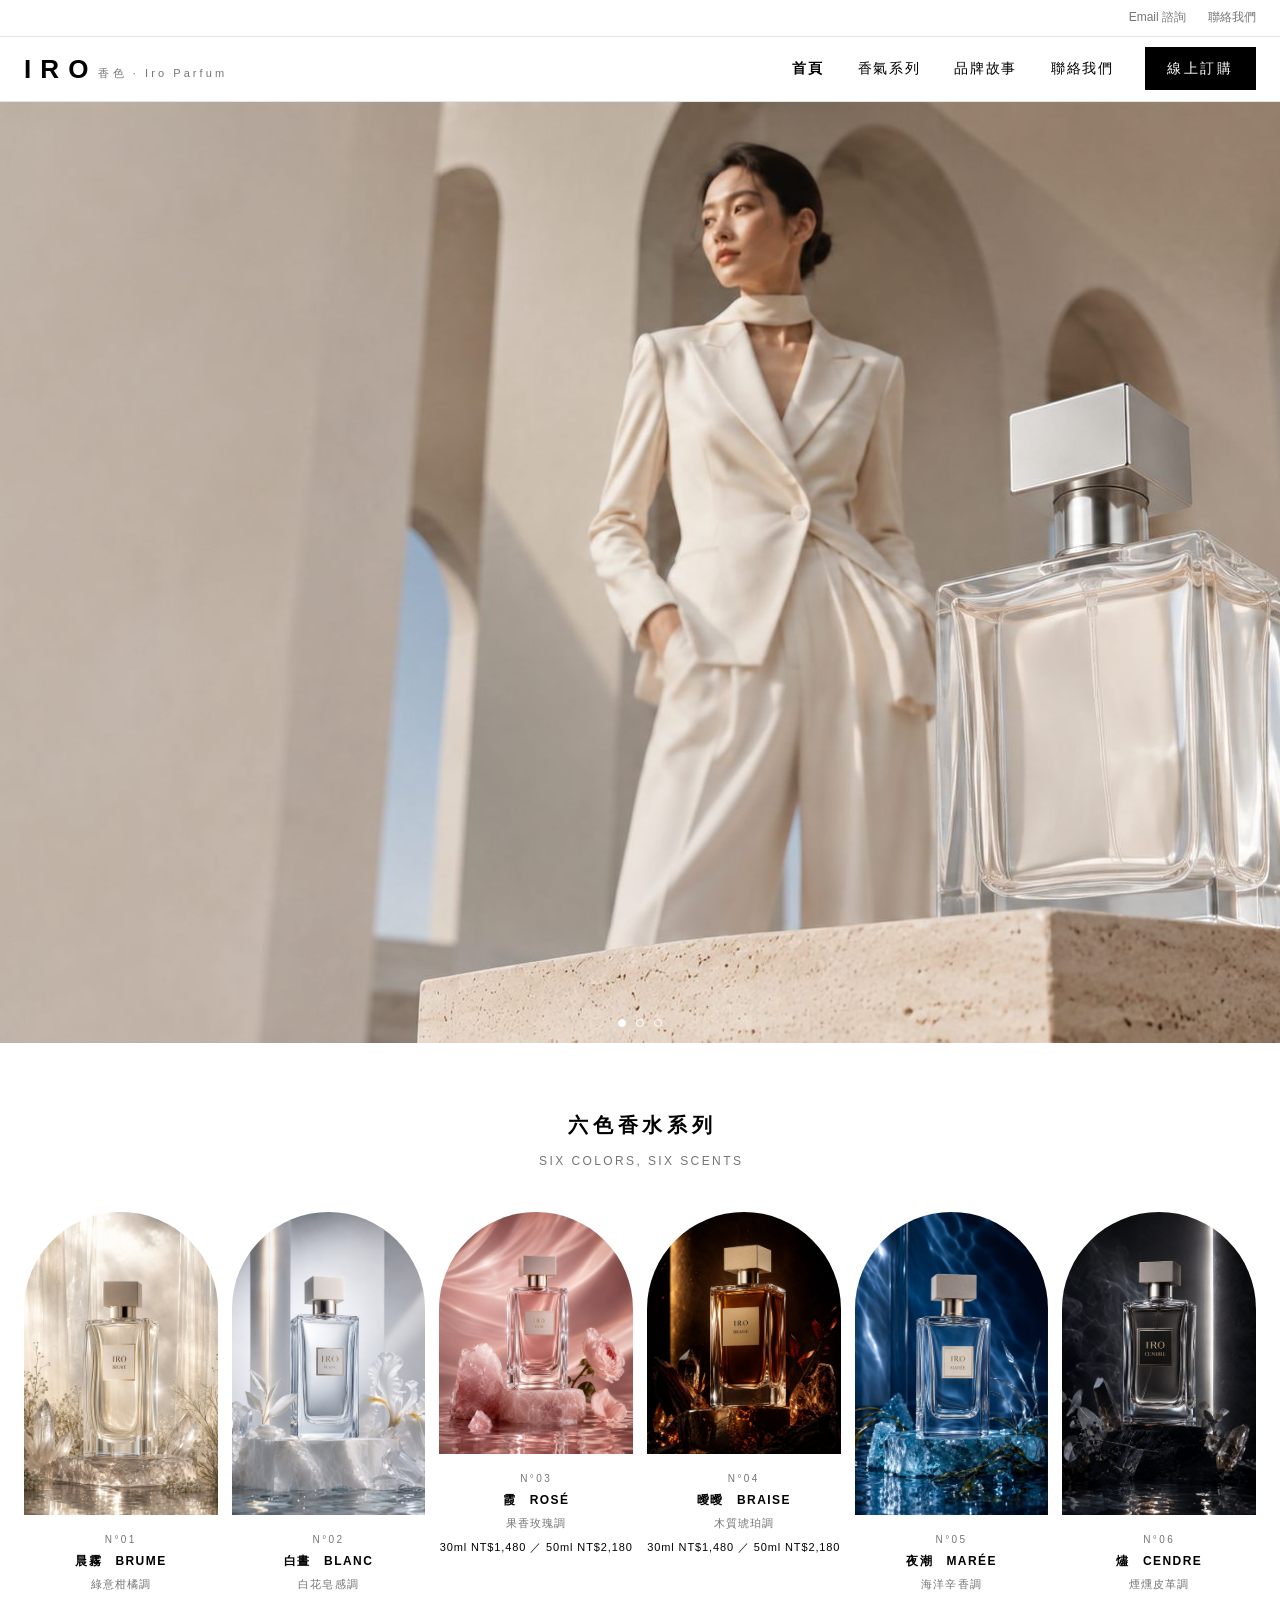
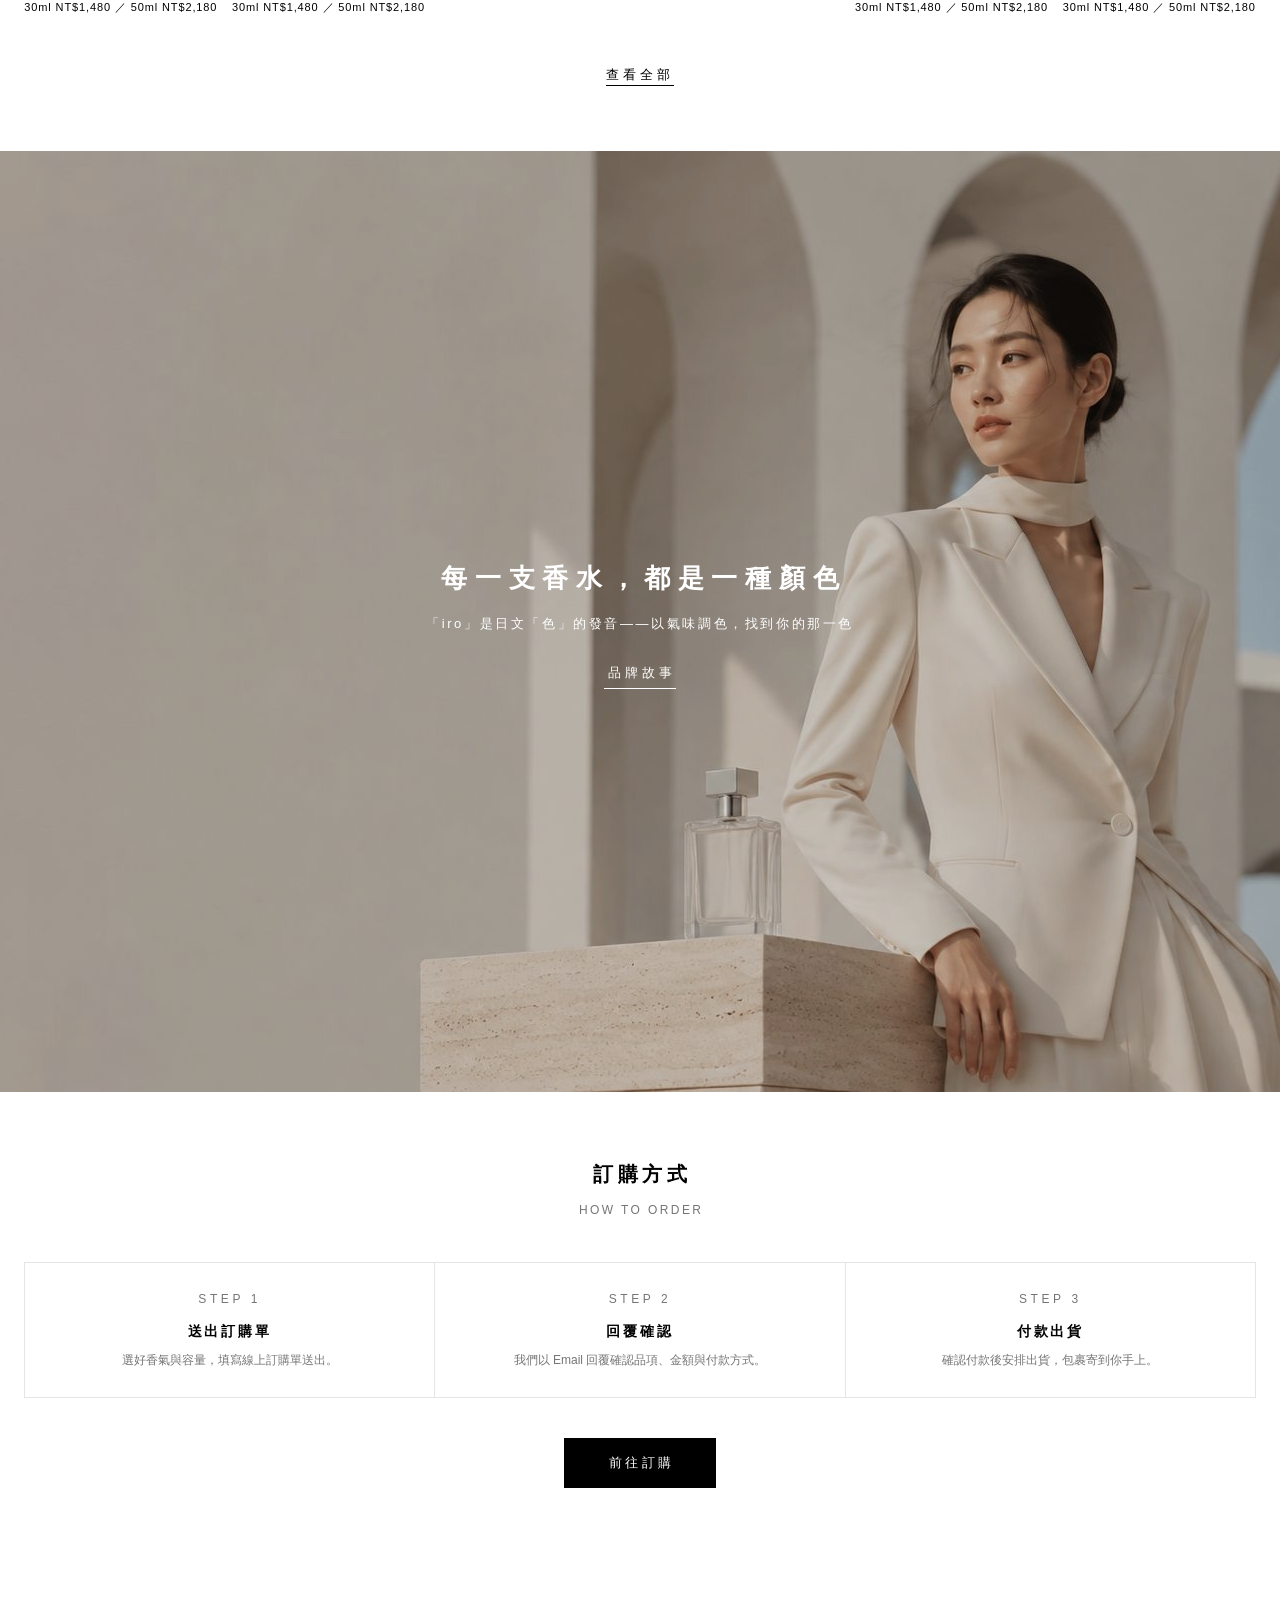
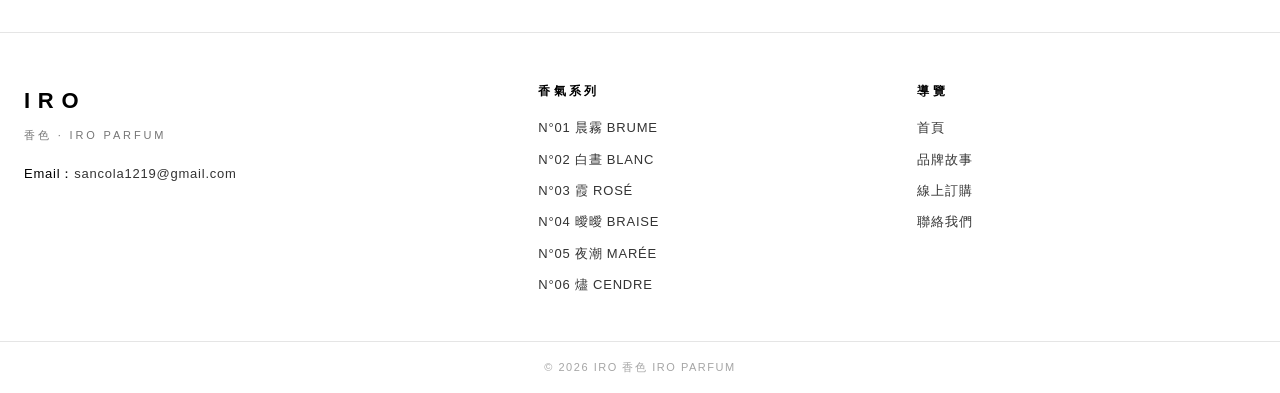
<file: index.html>
<!DOCTYPE html>
<html lang="zh-Hant">
<head>
<meta charset="UTF-8">
<meta name="viewport" content="width=device-width, initial-scale=1.0">
<title>IRO 香色 Iro Parfum｜每一支香水，都是一種顏色</title>
<meta name="description" content="IRO 香色是台灣的獨立香水品牌，以顏色為名調製六款中性香水：晨霧、白晝、霞、曖曖、夜潮、燼。線上訂購，香氣選擇障礙歡迎來訊聊聊。">
<meta property="og:site_name" content="IRO 香色 Iro Parfum">
<meta property="og:locale" content="zh_TW">
<meta property="og:type" content="website">
<meta property="og:title" content="IRO 香色 Iro Parfum｜每一支香水，都是一種顏色">
<meta property="og:description" content="IRO 香色是台灣的獨立香水品牌，以顏色為名調製六款中性香水：晨霧、白晝、霞、曖曖、夜潮、燼。線上訂購，香氣選擇障礙歡迎來訊聊聊。">
<meta property="og:url" content="https://iro-parfum.pages.dev/">
<meta property="og:image" content="https://iro-parfum.pages.dev/images/og-cover.png">
<link rel="canonical" href="https://iro-parfum.pages.dev/">
<link rel="icon" href="favicon.ico" sizes="32x32">
<link rel="icon" type="image/svg+xml" href="images/favicon.svg">
<link rel="apple-touch-icon" href="apple-touch-icon.png">
<link rel="stylesheet" href="css/style.css">
</head>
<body>
<div class="top-bar">
  <div class="top-bar-inner">
    <a href="mailto:sancola1219@gmail.com">Email 諮詢</a>
    <a href="contact.html">聯絡我們</a>
  </div>
</div>
<header class="site-header">
  <div class="header-inner">
    <a class="brand" href="index.html" aria-label="IRO 香色首頁">
      <span class="brand-mark">IRO</span>
      <span class="brand-sub">香色 · Iro Parfum</span>
    </a>
    <button class="nav-toggle" aria-label="開啟選單" aria-expanded="false">
      <svg viewBox="0 0 24 24" width="22" height="22" fill="none" stroke="currentColor" stroke-width="1.5" stroke-linecap="round"><path d="M3 6h18M3 12h18M3 18h18"/></svg>
    </button>
    <nav class="main-nav">
      <a href="index.html" class="active">首頁</a>
      <a href="collection.html">香氣系列</a>
      <a href="about.html">品牌故事</a>
      <a href="contact.html">聯絡我們</a>
      <a href="order.html" class="nav-cta">線上訂購</a>
    </nav>
  </div>
</header>
<section class="hero-carousel" aria-label="品牌形象輪播">
  <div class="slide active"><img src="images/hero-01.jpg" alt="IRO 香色形象照——石座上的方蓋香水瓶" width="1672" height="941" fetchpriority="high"></div>
  <div class="slide"><img src="images/hero-02.jpg" alt="IRO 香色形象照——手持香水的藍洋裝身影" width="1672" height="941" loading="lazy"></div>
  <div class="slide"><img src="images/hero-03.jpg" alt="IRO 香色形象照——指尖輕觸香水瓶" width="1672" height="941" loading="lazy"></div>
  <div class="dots" role="tablist" aria-label="輪播切換">
    <button class="active" aria-label="第 1 張"></button>
    <button aria-label="第 2 張"></button>
    <button aria-label="第 3 張"></button>
  </div>
</section>

<section class="section">
  <div class="container">
    <h2 class="section-title">六色香水系列</h2>
    <p class="section-sub">SIX COLORS, SIX SCENTS</p>
    <div class="product-grid cols-6">
      <a class="product-card reveal" href="product-brume.html">
        <div class="card-media">
          <img src="images/bottle-brume.jpg" alt="N°01 晨霧 BRUME 香水瓶" width="900" height="1407" loading="lazy">
        </div>
        <div class="p-no">N°01</div>
        <div class="p-name">晨霧　BRUME</div>
        <div class="p-family">綠意柑橘調</div>
        <div class="p-price">30ml NT$1,480 ／ 50ml NT$2,180</div>
      </a>
      <a class="product-card reveal" href="product-blanc.html">
        <div class="card-media">
          <img src="images/bottle-blanc.jpg" alt="N°02 白晝 BLANC 香水瓶" width="900" height="1407" loading="lazy">
        </div>
        <div class="p-no">N°02</div>
        <div class="p-name">白晝　BLANC</div>
        <div class="p-family">白花皂感調</div>
        <div class="p-price">30ml NT$1,480 ／ 50ml NT$2,180</div>
      </a>
      <a class="product-card reveal" href="product-rosee.html">
        <div class="card-media">
          <img src="images/bottle-rosee.jpg" alt="N°03 霞 ROSÉ 香水瓶" width="900" height="1125" loading="lazy">
        </div>
        <div class="p-no">N°03</div>
        <div class="p-name">霞　ROSÉ</div>
        <div class="p-family">果香玫瑰調</div>
        <div class="p-price">30ml NT$1,480 ／ 50ml NT$2,180</div>
      </a>
      <a class="product-card reveal" href="product-ember.html">
        <div class="card-media">
          <img src="images/bottle-ember.jpg" alt="N°04 曖曖 BRAISE 香水瓶" width="900" height="1125" loading="lazy">
        </div>
        <div class="p-no">N°04</div>
        <div class="p-name">曖曖　BRAISE</div>
        <div class="p-family">木質琥珀調</div>
        <div class="p-price">30ml NT$1,480 ／ 50ml NT$2,180</div>
      </a>
      <a class="product-card reveal" href="product-maree.html">
        <div class="card-media">
          <img src="images/bottle-maree.jpg" alt="N°05 夜潮 MARÉE 香水瓶" width="900" height="1407" loading="lazy">
        </div>
        <div class="p-no">N°05</div>
        <div class="p-name">夜潮　MARÉE</div>
        <div class="p-family">海洋辛香調</div>
        <div class="p-price">30ml NT$1,480 ／ 50ml NT$2,180</div>
      </a>
      <a class="product-card reveal" href="product-cendre.html">
        <div class="card-media">
          <img src="images/bottle-cendre.jpg" alt="N°06 燼 CENDRE 香水瓶" width="900" height="1407" loading="lazy">
        </div>
        <div class="p-no">N°06</div>
        <div class="p-name">燼　CENDRE</div>
        <div class="p-family">煙燻皮革調</div>
        <div class="p-price">30ml NT$1,480 ／ 50ml NT$2,180</div>
      </a>
    </div>
    <div class="view-more"><a href="collection.html">查看全部</a></div>
  </div>
</section>

<section class="lookbook">
  <img src="images/lookbook.jpg" alt="IRO 香色品牌形象" width="1672" height="941" loading="lazy">
  <div class="lb-copy">
    <h2>每一支香水，都是一種顏色</h2>
    <p>「iro」是日文「色」的發音——以氣味調色，找到你的那一色</p>
    <a href="about.html">品牌故事</a>
  </div>
</section>

<section class="section">
  <div class="container">
    <h2 class="section-title">訂購方式</h2>
    <p class="section-sub">HOW TO ORDER</p>
    <div class="order-steps" style="margin-bottom:0">
      <div class="step"><div class="num">STEP 1</div><h3>送出訂購單</h3><p>選好香氣與容量，填寫線上訂購單送出。</p></div>
      <div class="step"><div class="num">STEP 2</div><h3>回覆確認</h3><p>我們以 Email 回覆確認品項、金額與付款方式。</p></div>
      <div class="step"><div class="num">STEP 3</div><h3>付款出貨</h3><p>確認付款後安排出貨，包裹寄到你手上。</p></div>
    </div>
    <div style="text-align:center;margin-top:40px"><a class="btn btn-solid" href="order.html">前往訂購</a></div>
  </div>
</section>

<footer class="site-footer">
  <div class="footer-inner">
    <div>
      <div class="f-brand">IRO</div>
      <div class="f-sub">香色 · IRO PARFUM</div>
      <ul style="margin-top:16px;list-style:none">
        <li>Email：<a href="mailto:sancola1219@gmail.com">sancola1219@gmail.com</a></li>
      </ul>
    </div>
    <div>
      <h3>香氣系列</h3>
      <ul>
        <li><a href="product-brume.html">N°01 晨霧 BRUME</a></li>
        <li><a href="product-blanc.html">N°02 白晝 BLANC</a></li>
        <li><a href="product-rosee.html">N°03 霞 ROSÉ</a></li>
        <li><a href="product-ember.html">N°04 曖曖 BRAISE</a></li>
        <li><a href="product-maree.html">N°05 夜潮 MARÉE</a></li>
        <li><a href="product-cendre.html">N°06 燼 CENDRE</a></li>
      </ul>
    </div>
    <div>
      <h3>導覽</h3>
      <ul>
        <li><a href="index.html">首頁</a></li>
        <li><a href="about.html">品牌故事</a></li>
        <li><a href="order.html">線上訂購</a></li>
        <li><a href="contact.html">聯絡我們</a></li>
      </ul>
    </div>
  </div>
  <div class="footer-bottom">© <span class="js-year">2026</span> IRO 香色 IRO PARFUM</div>
</footer>

<script src="js/main.js"></script>
</body>
</html>
</file>
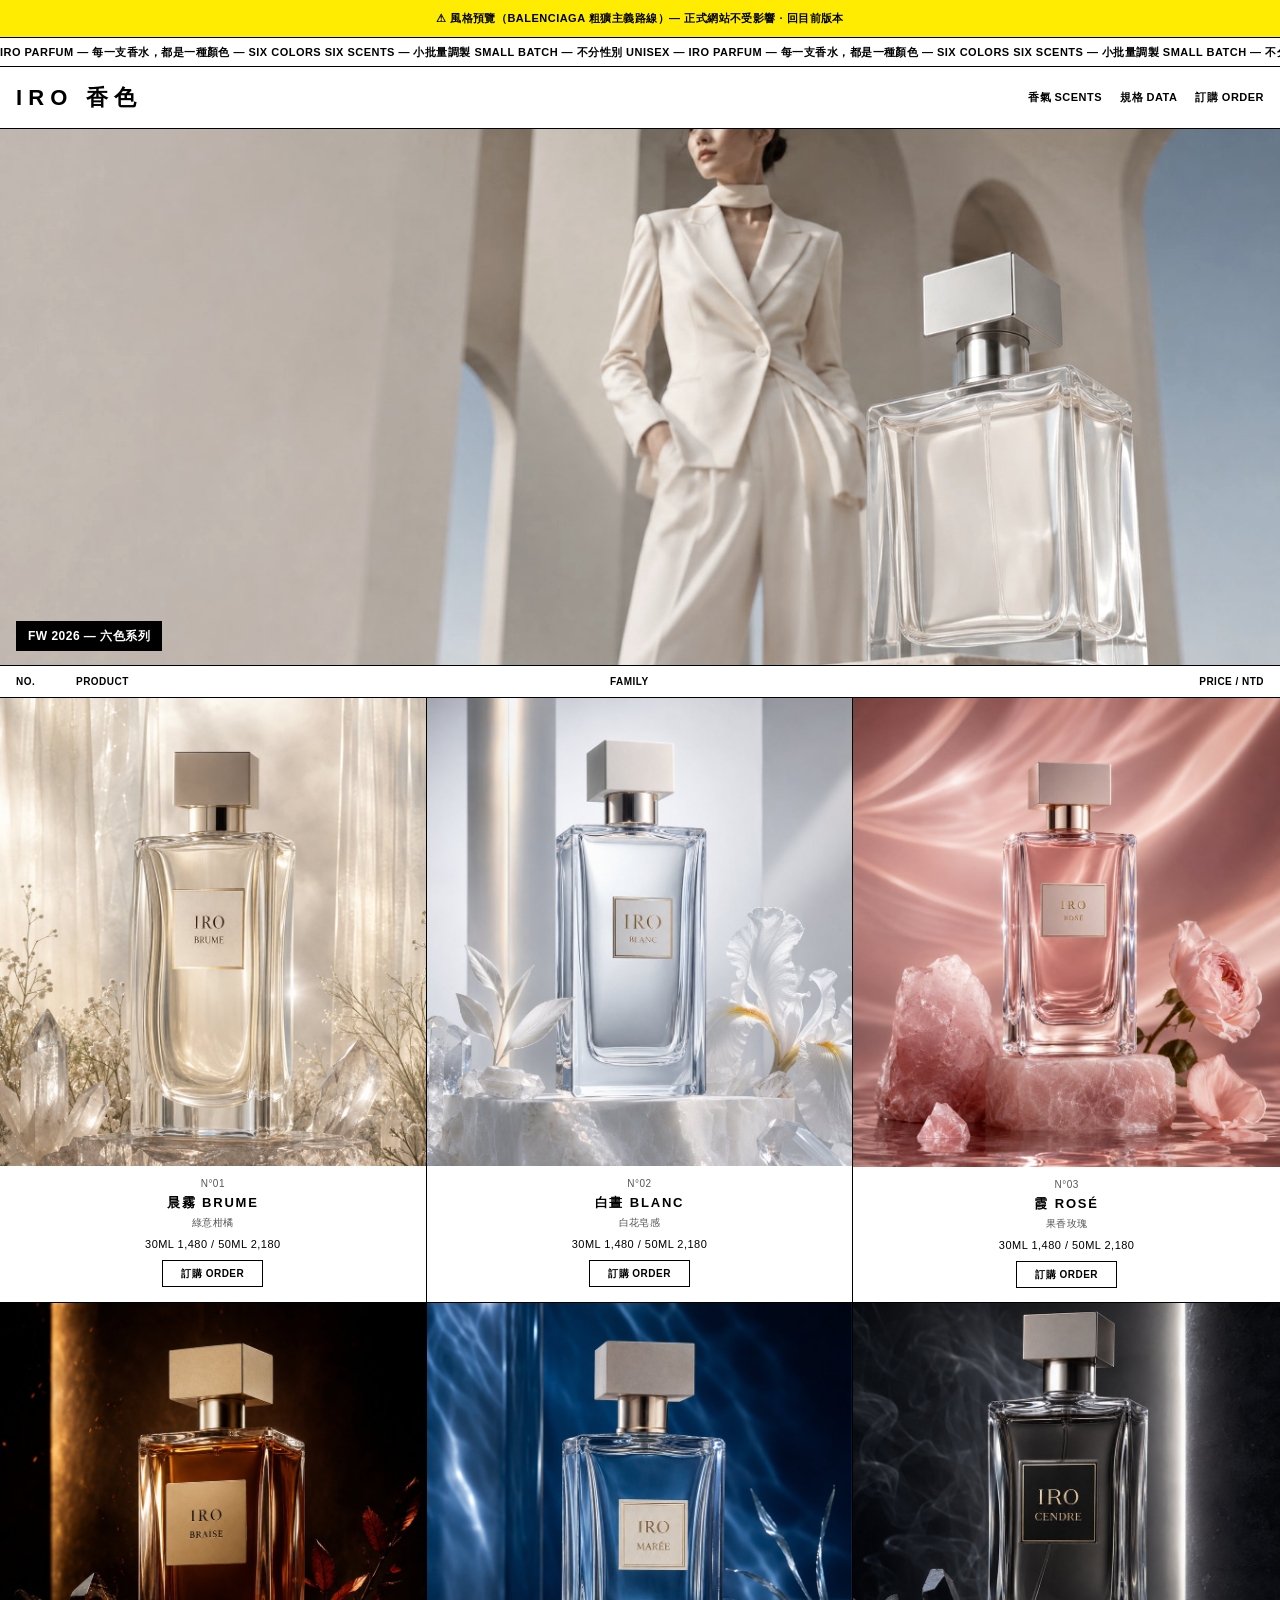
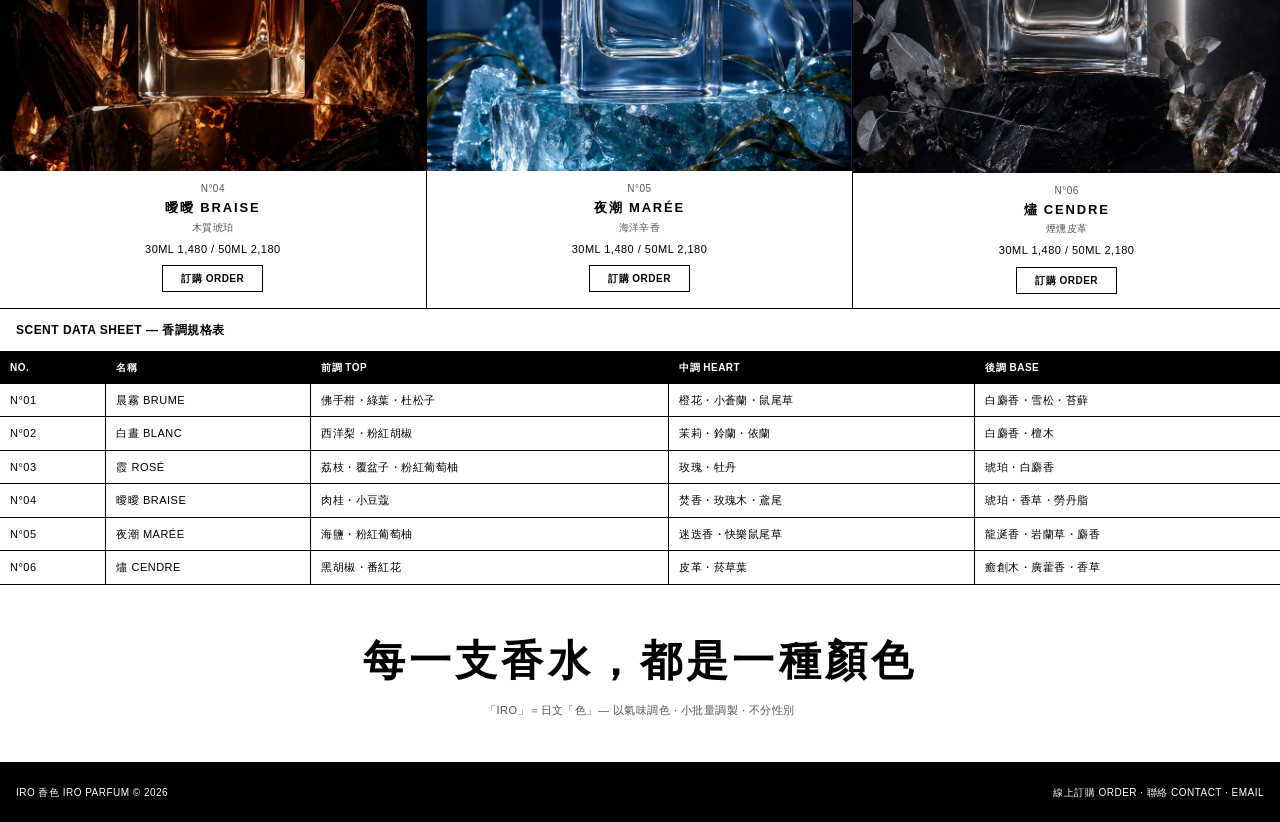
<file: preview-brutalist/index.html>
<!DOCTYPE html>
<html lang="zh-Hant">
<head>
<meta charset="UTF-8">
<meta name="viewport" content="width=device-width, initial-scale=1.0">
<title>IRO 香色｜BRUTALIST 風格預覽</title>
<meta name="robots" content="noindex">
<style>
* { margin: 0; padding: 0; box-sizing: border-box; }
body {
  font-family: Helvetica, Arial, "PingFang TC", "微軟正黑體", sans-serif;
  background: #fff;
  color: #000;
  font-size: 12px;
  line-height: 1.5;
  text-transform: uppercase;
  letter-spacing: 0.04em;
}
a { color: #000; text-decoration: none; }
a:hover { text-decoration: underline; }
img { display: block; max-width: 100%; }

/* ticker */
.ticker {
  border-bottom: 1px solid #000;
  overflow: hidden;
  white-space: nowrap;
  font-weight: 700;
  font-size: 11px;
  padding: 6px 0;
}
.ticker span {
  display: inline-block;
  animation: tick 18s linear infinite;
}
@keyframes tick { from { transform: translateX(0); } to { transform: translateX(-50%); } }

/* header */
header {
  display: flex;
  justify-content: space-between;
  align-items: center;
  padding: 14px 16px;
  border-bottom: 1px solid #000;
}
.logo { font-size: 22px; font-weight: 700; letter-spacing: 0.28em; }
nav { display: flex; gap: 18px; font-size: 11px; font-weight: 700; }

/* hero */
.hero { border-bottom: 1px solid #000; position: relative; }
.hero img { width: 100%; aspect-ratio: 1672 / 700; object-fit: cover; filter: grayscale(35%) contrast(1.05); }
.hero .tag {
  position: absolute;
  left: 16px;
  bottom: 14px;
  background: #000;
  color: #fff;
  padding: 6px 12px;
  font-weight: 700;
  font-size: 12px;
}

/* grid 商品格：試算表式硬格線 */
.sheet-head {
  display: grid;
  grid-template-columns: 60px 1fr 1fr 120px;
  border-bottom: 1px solid #000;
  font-weight: 700;
  font-size: 10px;
  padding: 8px 16px;
}
.grid {
  display: grid;
  grid-template-columns: repeat(3, 1fr);
}
.cell {
  border-right: 1px solid #000;
  border-bottom: 1px solid #000;
  padding: 0 0 14px;
  text-align: center;
}
.cell:nth-child(3n) { border-right: none; }
.cell img { width: 100%; aspect-ratio: 1 / 1.1; object-fit: cover; }
.cell .no { font-size: 10px; margin-top: 10px; color: #555; }
.cell .name { font-weight: 700; font-size: 13px; letter-spacing: 0.14em; margin-top: 2px; }
.cell .fam { font-size: 10px; color: #555; margin-top: 2px; }
.cell .price { font-size: 11px; margin-top: 6px; }
.cell .order {
  display: inline-block;
  margin-top: 8px;
  border: 1px solid #000;
  padding: 5px 18px;
  font-weight: 700;
  font-size: 10px;
}
.cell .order:hover { background: #000; color: #fff; text-decoration: none; }

/* 資料表 */
.datatable { border-bottom: 1px solid #000; }
.datatable h2 {
  font-size: 12px;
  font-weight: 700;
  padding: 12px 16px;
  border-bottom: 1px solid #000;
}
table { width: 100%; border-collapse: collapse; font-size: 11px; }
th, td { border-bottom: 1px solid #000; border-right: 1px solid #000; padding: 8px 10px; text-align: left; }
th { font-size: 10px; background: #000; color: #fff; }
th:last-child, td:last-child { border-right: none; }
tr:last-child td { border-bottom: none; }
.table-scroll { overflow-x: auto; }

/* manifesto */
.manifesto {
  border-bottom: 1px solid #000;
  padding: 44px 16px;
  text-align: center;
}
.manifesto h2 { font-size: clamp(20px, 5vw, 42px); font-weight: 700; letter-spacing: 0.1em; }
.manifesto p { margin-top: 10px; font-size: 11px; color: #555; }

/* footer */
footer {
  background: #000;
  color: #fff;
  padding: 22px 16px;
  display: flex;
  justify-content: space-between;
  flex-wrap: wrap;
  gap: 10px;
  font-size: 10px;
}
footer a { color: #fff; }

.backbar {
  text-align: center;
  padding: 10px;
  background: #ffec00;
  font-weight: 700;
  font-size: 11px;
  border-bottom: 1px solid #000;
  text-transform: none;
}
@media (max-width: 680px) {
  .grid { grid-template-columns: repeat(2, 1fr); }
  .cell:nth-child(3n) { border-right: 1px solid #000; }
  .cell:nth-child(2n) { border-right: none; }
  nav { gap: 10px; font-size: 10px; }
  .logo { font-size: 18px; }
}
</style>
</head>
<body>

<div class="backbar">⚠ 風格預覽（BALENCIAGA 粗獷主義路線）— 正式網站不受影響 · <a href="/">回目前版本</a></div>

<div class="ticker"><span>IRO PARFUM — 每一支香水，都是一種顏色 — SIX COLORS SIX SCENTS — 小批量調製 SMALL BATCH — 不分性別 UNISEX — IRO PARFUM — 每一支香水，都是一種顏色 — SIX COLORS SIX SCENTS — 小批量調製 SMALL BATCH — 不分性別 UNISEX — </span></div>

<header>
  <div class="logo">IRO 香色</div>
  <nav>
    <a href="#grid">香氣 SCENTS</a>
    <a href="#data">規格 DATA</a>
    <a href="#order">訂購 ORDER</a>
  </nav>
</header>

<div class="hero">
  <img src="../images/hero-01.jpg" alt="IRO 形象照">
  <div class="tag">FW 2026 — 六色系列</div>
</div>

<div class="sheet-head">
  <div>NO.</div><div>PRODUCT</div><div>FAMILY</div><div style="text-align:right">PRICE / NTD</div>
</div>

<div class="grid" id="grid">
  <a class="cell" href="../product-brume.html">
    <img src="../images/bottle-brume.jpg" alt="晨霧">
    <div class="no">N°01</div><div class="name">晨霧 BRUME</div><div class="fam">綠意柑橘</div>
    <div class="price">30ML 1,480 / 50ML 2,180</div><span class="order">訂購 ORDER</span>
  </a>
  <a class="cell" href="../product-blanc.html">
    <img src="../images/bottle-blanc.jpg" alt="白晝">
    <div class="no">N°02</div><div class="name">白晝 BLANC</div><div class="fam">白花皂感</div>
    <div class="price">30ML 1,480 / 50ML 2,180</div><span class="order">訂購 ORDER</span>
  </a>
  <a class="cell" href="../product-rosee.html">
    <img src="../images/bottle-rosee.jpg" alt="霞">
    <div class="no">N°03</div><div class="name">霞 ROSÉ</div><div class="fam">果香玫瑰</div>
    <div class="price">30ML 1,480 / 50ML 2,180</div><span class="order">訂購 ORDER</span>
  </a>
  <a class="cell" href="../product-ember.html">
    <img src="../images/bottle-ember.jpg" alt="曖曖">
    <div class="no">N°04</div><div class="name">曖曖 BRAISE</div><div class="fam">木質琥珀</div>
    <div class="price">30ML 1,480 / 50ML 2,180</div><span class="order">訂購 ORDER</span>
  </a>
  <a class="cell" href="../product-maree.html">
    <img src="../images/bottle-maree.jpg" alt="夜潮">
    <div class="no">N°05</div><div class="name">夜潮 MARÉE</div><div class="fam">海洋辛香</div>
    <div class="price">30ML 1,480 / 50ML 2,180</div><span class="order">訂購 ORDER</span>
  </a>
  <a class="cell" href="../product-cendre.html">
    <img src="../images/bottle-cendre.jpg" alt="燼">
    <div class="no">N°06</div><div class="name">燼 CENDRE</div><div class="fam">煙燻皮革</div>
    <div class="price">30ML 1,480 / 50ML 2,180</div><span class="order">訂購 ORDER</span>
  </a>
</div>

<div class="datatable" id="data">
  <h2>SCENT DATA SHEET — 香調規格表</h2>
  <div class="table-scroll">
  <table>
    <tr><th>NO.</th><th>名稱</th><th>前調 TOP</th><th>中調 HEART</th><th>後調 BASE</th></tr>
    <tr><td>N°01</td><td>晨霧 BRUME</td><td>佛手柑・綠葉・杜松子</td><td>橙花・小蒼蘭・鼠尾草</td><td>白麝香・雪松・苔蘚</td></tr>
    <tr><td>N°02</td><td>白晝 BLANC</td><td>西洋梨・粉紅胡椒</td><td>茉莉・鈴蘭・依蘭</td><td>白麝香・檀木</td></tr>
    <tr><td>N°03</td><td>霞 ROSÉ</td><td>荔枝・覆盆子・粉紅葡萄柚</td><td>玫瑰・牡丹</td><td>琥珀・白麝香</td></tr>
    <tr><td>N°04</td><td>曖曖 BRAISE</td><td>肉桂・小豆蔻</td><td>焚香・玫瑰木・鳶尾</td><td>琥珀・香草・勞丹脂</td></tr>
    <tr><td>N°05</td><td>夜潮 MARÉE</td><td>海鹽・粉紅葡萄柚</td><td>迷迭香・快樂鼠尾草</td><td>龍涎香・岩蘭草・麝香</td></tr>
    <tr><td>N°06</td><td>燼 CENDRE</td><td>黑胡椒・番紅花</td><td>皮革・菸草葉</td><td>癒創木・廣藿香・香草</td></tr>
  </table>
  </div>
</div>

<div class="manifesto">
  <h2>每一支香水，都是一種顏色</h2>
  <p>「IRO」＝日文「色」— 以氣味調色 · 小批量調製 · 不分性別</p>
</div>

<footer id="order">
  <div>IRO 香色 IRO PARFUM © 2026</div>
  <div><a href="../order.html">線上訂購 ORDER</a> · <a href="../contact.html">聯絡 CONTACT</a> · <a href="mailto:sancola1219@gmail.com">EMAIL</a></div>
</footer>

</body>
</html>
</file>
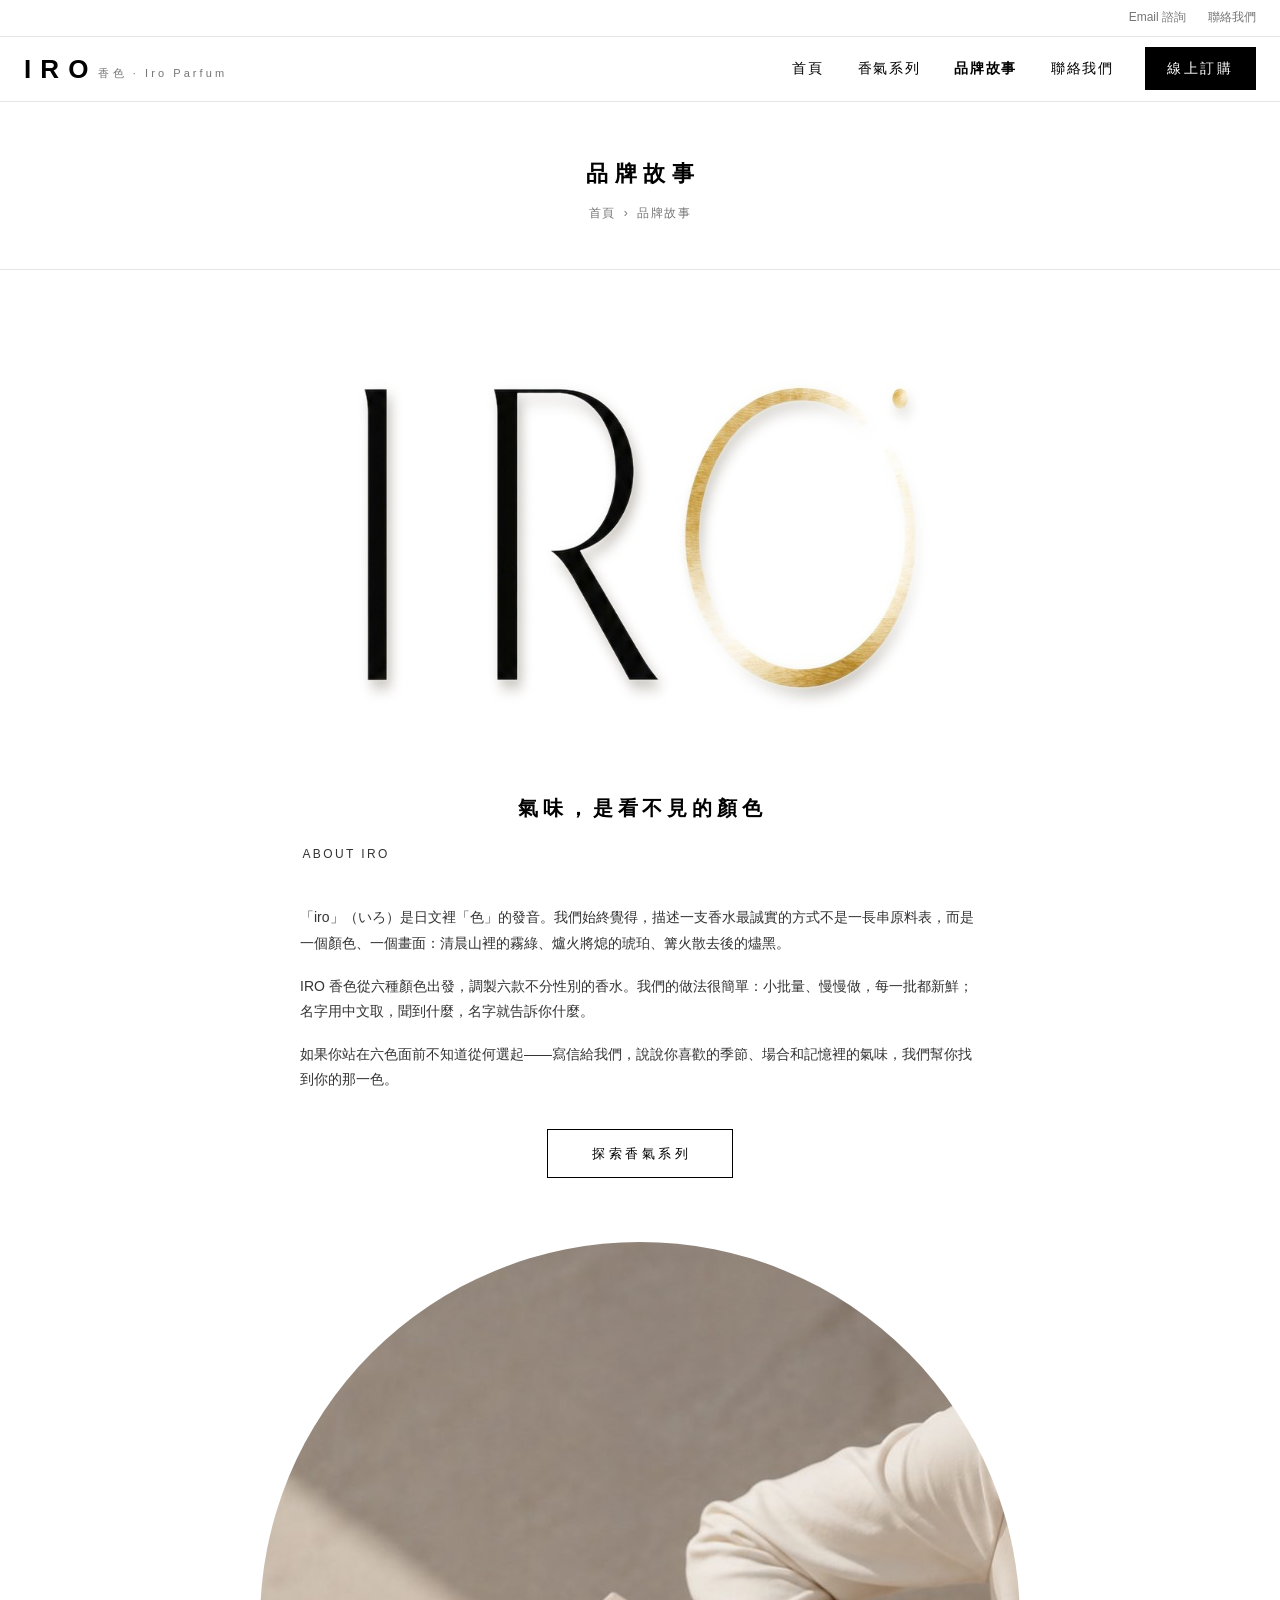
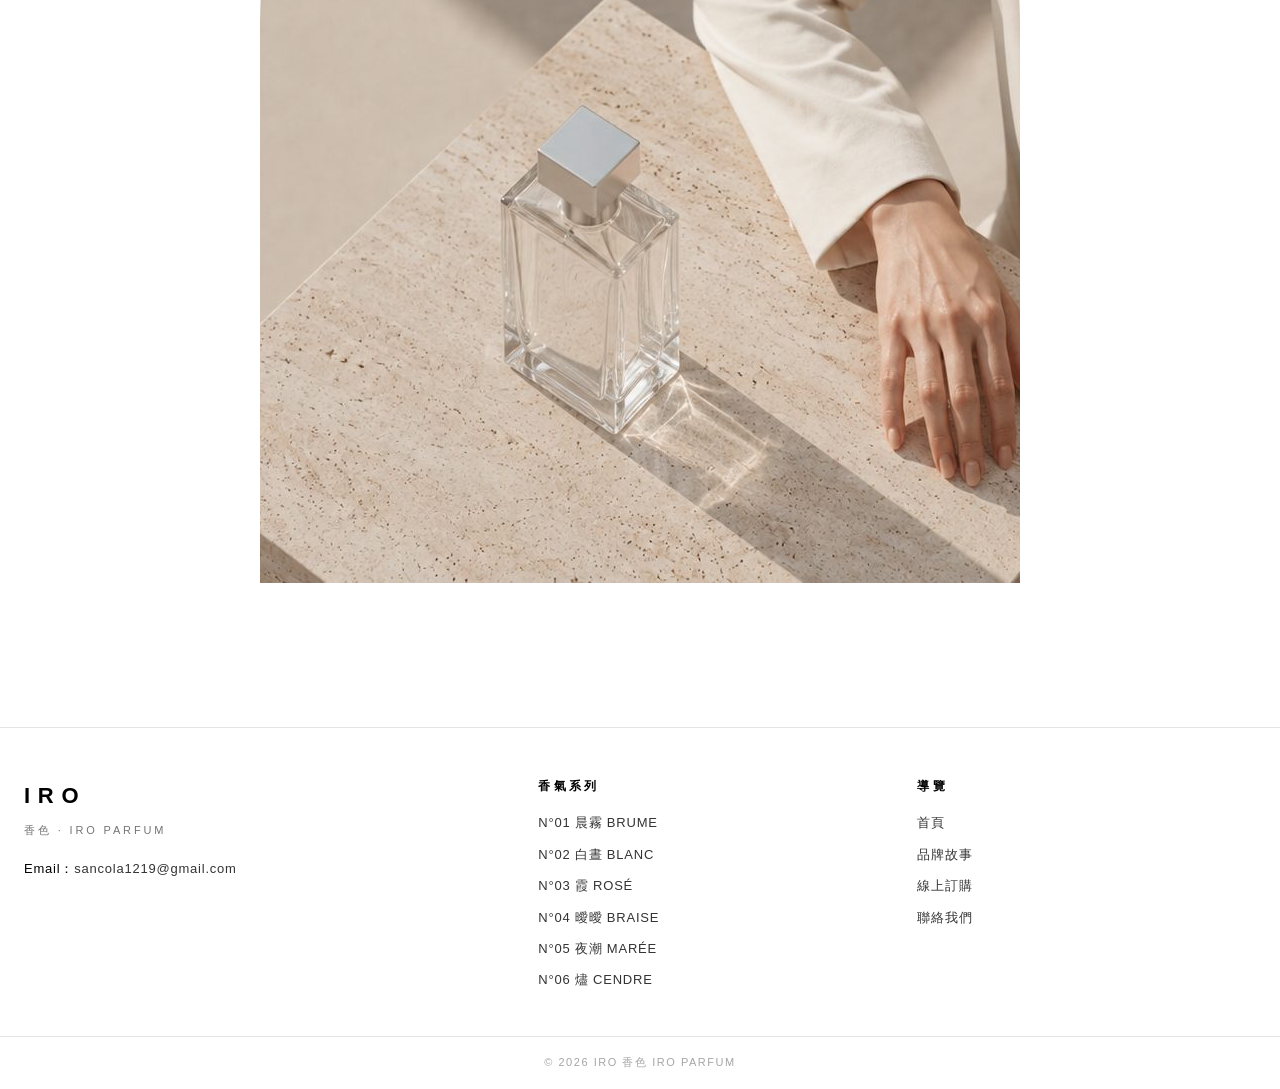
<file: about.html>
<!DOCTYPE html>
<html lang="zh-Hant">
<head>
<meta charset="UTF-8">
<meta name="viewport" content="width=device-width, initial-scale=1.0">
<title>品牌故事｜IRO 香色 Iro Parfum</title>
<meta name="description" content="IRO 香色的名字來自日文「色」的發音。我們以顏色為香水命名，小批量調製中性香水，相信氣味和顏色一樣有明暗與溫度。">
<meta property="og:site_name" content="IRO 香色 Iro Parfum">
<meta property="og:locale" content="zh_TW">
<meta property="og:type" content="website">
<meta property="og:title" content="品牌故事｜IRO 香色 Iro Parfum">
<meta property="og:description" content="IRO 香色的名字來自日文「色」的發音。我們以顏色為香水命名，小批量調製中性香水，相信氣味和顏色一樣有明暗與溫度。">
<meta property="og:url" content="https://iro-parfum.pages.dev/about.html">
<meta property="og:image" content="https://iro-parfum.pages.dev/images/og-cover.png">
<link rel="canonical" href="https://iro-parfum.pages.dev/about.html">
<link rel="icon" href="favicon.ico" sizes="32x32">
<link rel="icon" type="image/svg+xml" href="images/favicon.svg">
<link rel="apple-touch-icon" href="apple-touch-icon.png">
<link rel="stylesheet" href="css/style.css">
</head>
<body>
<div class="top-bar">
  <div class="top-bar-inner">
    <a href="mailto:sancola1219@gmail.com">Email 諮詢</a>
    <a href="contact.html">聯絡我們</a>
  </div>
</div>
<header class="site-header">
  <div class="header-inner">
    <a class="brand" href="index.html" aria-label="IRO 香色首頁">
      <span class="brand-mark">IRO</span>
      <span class="brand-sub">香色 · Iro Parfum</span>
    </a>
    <button class="nav-toggle" aria-label="開啟選單" aria-expanded="false">
      <svg viewBox="0 0 24 24" width="22" height="22" fill="none" stroke="currentColor" stroke-width="1.5" stroke-linecap="round"><path d="M3 6h18M3 12h18M3 18h18"/></svg>
    </button>
    <nav class="main-nav">
      <a href="index.html">首頁</a>
      <a href="collection.html">香氣系列</a>
      <a href="about.html" class="active">品牌故事</a>
      <a href="contact.html">聯絡我們</a>
      <a href="order.html" class="nav-cta">線上訂購</a>
    </nav>
  </div>
</header>
<div class="page-hero">
  <h1>品牌故事</h1>
  <div class="breadcrumb"><a href="index.html">首頁</a><span class="sep">›</span>品牌故事</div>
</div>
<section class="section" style="padding-bottom:24px">
  <div class="container">
    <img class="about-logo reveal" src="images/brand-logo-wide.jpg" alt="IRO 香色品牌標誌" width="832" height="408">
  </div>
</section>

<section class="section" style="padding-top:24px">
  <div class="container">
    <div class="story-block reveal">
      <h2 class="section-title">氣味，是看不見的顏色</h2>
      <p class="section-sub">ABOUT IRO</p>
      <p>「iro」（いろ）是日文裡「色」的發音。我們始終覺得，描述一支香水最誠實的方式不是一長串原料表，而是一個顏色、一個畫面：清晨山裡的霧綠、爐火將熄的琥珀、篝火散去後的燼黑。</p>
      <p>IRO 香色從六種顏色出發，調製六款不分性別的香水。我們的做法很簡單：小批量、慢慢做，每一批都新鮮；名字用中文取，聞到什麼，名字就告訴你什麼。</p>
      <p>如果你站在六色面前不知道從何選起——寫信給我們，說說你喜歡的季節、場合和記憶裡的氣味，我們幫你找到你的那一色。</p>
      <div style="margin-top:36px"><a class="btn" href="collection.html">探索香氣系列</a></div>
    </div>
  </div>
</section>

<section class="section" style="padding-top:0">
  <div class="container">
    <div class="about-photo reveal">
      <img src="images/about.jpg" alt="IRO 香色品牌形象——石座上的香水" width="1672" height="941" loading="lazy">
    </div>
  </div>
</section>

<footer class="site-footer">
  <div class="footer-inner">
    <div>
      <div class="f-brand">IRO</div>
      <div class="f-sub">香色 · IRO PARFUM</div>
      <ul style="margin-top:16px;list-style:none">
        <li>Email：<a href="mailto:sancola1219@gmail.com">sancola1219@gmail.com</a></li>
      </ul>
    </div>
    <div>
      <h3>香氣系列</h3>
      <ul>
        <li><a href="product-brume.html">N°01 晨霧 BRUME</a></li>
        <li><a href="product-blanc.html">N°02 白晝 BLANC</a></li>
        <li><a href="product-rosee.html">N°03 霞 ROSÉ</a></li>
        <li><a href="product-ember.html">N°04 曖曖 BRAISE</a></li>
        <li><a href="product-maree.html">N°05 夜潮 MARÉE</a></li>
        <li><a href="product-cendre.html">N°06 燼 CENDRE</a></li>
      </ul>
    </div>
    <div>
      <h3>導覽</h3>
      <ul>
        <li><a href="index.html">首頁</a></li>
        <li><a href="about.html">品牌故事</a></li>
        <li><a href="order.html">線上訂購</a></li>
        <li><a href="contact.html">聯絡我們</a></li>
      </ul>
    </div>
  </div>
  <div class="footer-bottom">© <span class="js-year">2026</span> IRO 香色 IRO PARFUM</div>
</footer>

<script src="js/main.js"></script>
</body>
</html>
</file>
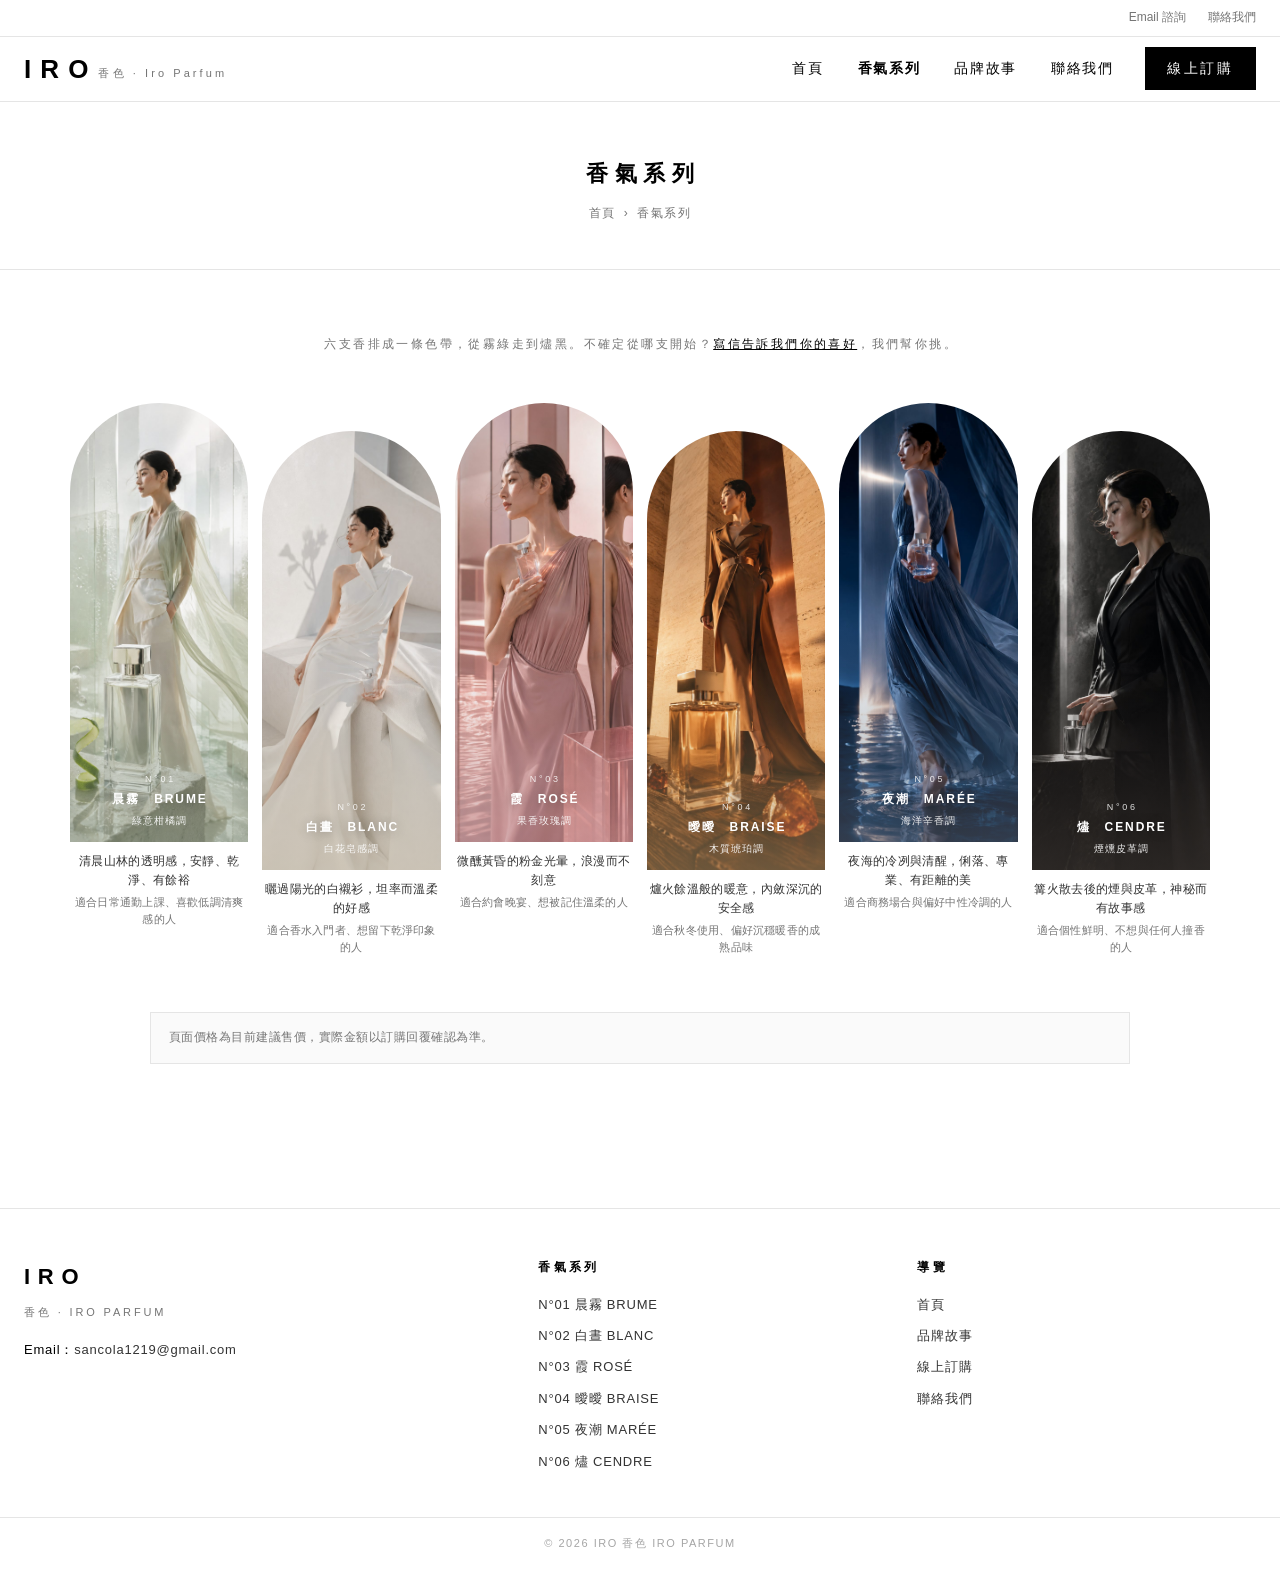
<file: collection.html>
<!DOCTYPE html>
<html lang="zh-Hant">
<head>
<meta charset="UTF-8">
<meta name="viewport" content="width=device-width, initial-scale=1.0">
<title>香氣系列｜IRO 香色 Iro Parfum</title>
<meta name="description" content="IRO 香色六款香水一覽：晨霧、白晝、霞、曖曖、夜潮、燼。綠意柑橘到煙燻皮革，六種顏色六種心情，全部中性設計。">
<meta property="og:site_name" content="IRO 香色 Iro Parfum">
<meta property="og:locale" content="zh_TW">
<meta property="og:type" content="website">
<meta property="og:title" content="香氣系列｜IRO 香色 Iro Parfum">
<meta property="og:description" content="IRO 香色六款香水一覽：晨霧、白晝、霞、曖曖、夜潮、燼。綠意柑橘到煙燻皮革，六種顏色六種心情，全部中性設計。">
<meta property="og:url" content="https://iro-parfum.pages.dev/collection.html">
<meta property="og:image" content="https://iro-parfum.pages.dev/images/og-cover.png">
<link rel="canonical" href="https://iro-parfum.pages.dev/collection.html">
<link rel="icon" href="favicon.ico" sizes="32x32">
<link rel="icon" type="image/svg+xml" href="images/favicon.svg">
<link rel="apple-touch-icon" href="apple-touch-icon.png">
<link rel="stylesheet" href="css/style.css">
</head>
<body>
<div class="top-bar">
  <div class="top-bar-inner">
    <a href="mailto:sancola1219@gmail.com">Email 諮詢</a>
    <a href="contact.html">聯絡我們</a>
  </div>
</div>
<header class="site-header">
  <div class="header-inner">
    <a class="brand" href="index.html" aria-label="IRO 香色首頁">
      <span class="brand-mark">IRO</span>
      <span class="brand-sub">香色 · Iro Parfum</span>
    </a>
    <button class="nav-toggle" aria-label="開啟選單" aria-expanded="false">
      <svg viewBox="0 0 24 24" width="22" height="22" fill="none" stroke="currentColor" stroke-width="1.5" stroke-linecap="round"><path d="M3 6h18M3 12h18M3 18h18"/></svg>
    </button>
    <nav class="main-nav">
      <a href="index.html">首頁</a>
      <a href="collection.html" class="active">香氣系列</a>
      <a href="about.html">品牌故事</a>
      <a href="contact.html">聯絡我們</a>
      <a href="order.html" class="nav-cta">線上訂購</a>
    </nav>
  </div>
</header>
<div class="page-hero">
  <h1>香氣系列</h1>
  <div class="breadcrumb"><a href="index.html">首頁</a><span class="sep">›</span>香氣系列</div>
</div>
<section class="section">
  <div class="container">
    <p class="section-sub" style="margin-bottom:48px">六支香排成一條色帶，從霧綠走到燼黑。不確定從哪支開始？<a href="contact.html" style="text-decoration:underline">寫信告訴我們你的喜好</a>，我們幫你挑。</p>
    <div class="collection-grid">
      <a class="collection-item reveal" href="product-brume.html">
        <div class="ci-media">
          <img src="images/scent-brume.jpg" alt="N°01 晨霧 BRUME 形象照" width="800" height="1966" loading="lazy">
          <div class="ci-veil" style="background:linear-gradient(to top, rgba(143,160,140,0.55) 0%, rgba(0,0,0,0) 50%)"></div>
          <div class="ci-copy">
            <div class="no">N°01</div>
            <h3>晨霧　BRUME</h3>
            <div class="family">綠意柑橘調</div>
          </div>
        </div>
        <div class="ci-info">
          <div class="vibe">清晨山林的透明感，安靜、乾淨、有餘裕</div>
          <div class="who">適合日常通勤上課、喜歡低調清爽感的人</div>
        </div>
      </a>
      <a class="collection-item reveal" href="product-blanc.html">
        <div class="ci-media">
          <img src="images/scent-blanc.jpg" alt="N°02 白晝 BLANC 形象照" width="800" height="1966" loading="lazy">
          <div class="ci-veil" style="background:linear-gradient(to top, rgba(216,205,184,0.55) 0%, rgba(0,0,0,0) 50%)"></div>
          <div class="ci-copy">
            <div class="no">N°02</div>
            <h3>白晝　BLANC</h3>
            <div class="family">白花皂感調</div>
          </div>
        </div>
        <div class="ci-info">
          <div class="vibe">曬過陽光的白襯衫，坦率而溫柔的好感</div>
          <div class="who">適合香水入門者、想留下乾淨印象的人</div>
        </div>
      </a>
      <a class="collection-item reveal" href="product-rosee.html">
        <div class="ci-media">
          <img src="images/scent-rosee.jpg" alt="N°03 霞 ROSÉ 形象照" width="800" height="1966" loading="lazy">
          <div class="ci-veil" style="background:linear-gradient(to top, rgba(192,138,146,0.55) 0%, rgba(0,0,0,0) 50%)"></div>
          <div class="ci-copy">
            <div class="no">N°03</div>
            <h3>霞　ROSÉ</h3>
            <div class="family">果香玫瑰調</div>
          </div>
        </div>
        <div class="ci-info">
          <div class="vibe">微醺黃昏的粉金光暈，浪漫而不刻意</div>
          <div class="who">適合約會晚宴、想被記住溫柔的人</div>
        </div>
      </a>
      <a class="collection-item reveal" href="product-ember.html">
        <div class="ci-media">
          <img src="images/scent-ember.jpg" alt="N°04 曖曖 BRAISE 形象照" width="800" height="1966" loading="lazy">
          <div class="ci-veil" style="background:linear-gradient(to top, rgba(176,141,95,0.55) 0%, rgba(0,0,0,0) 50%)"></div>
          <div class="ci-copy">
            <div class="no">N°04</div>
            <h3>曖曖　BRAISE</h3>
            <div class="family">木質琥珀調</div>
          </div>
        </div>
        <div class="ci-info">
          <div class="vibe">爐火餘溫般的暖意，內斂深沉的安全感</div>
          <div class="who">適合秋冬使用、偏好沉穩暖香的成熟品味</div>
        </div>
      </a>
      <a class="collection-item reveal" href="product-maree.html">
        <div class="ci-media">
          <img src="images/scent-maree.jpg" alt="N°05 夜潮 MARÉE 形象照" width="800" height="1966" loading="lazy">
          <div class="ci-veil" style="background:linear-gradient(to top, rgba(90,107,128,0.55) 0%, rgba(0,0,0,0) 50%)"></div>
          <div class="ci-copy">
            <div class="no">N°05</div>
            <h3>夜潮　MARÉE</h3>
            <div class="family">海洋辛香調</div>
          </div>
        </div>
        <div class="ci-info">
          <div class="vibe">夜海的冷冽與清醒，俐落、專業、有距離的美</div>
          <div class="who">適合商務場合與偏好中性冷調的人</div>
        </div>
      </a>
      <a class="collection-item reveal" href="product-cendre.html">
        <div class="ci-media">
          <img src="images/scent-cendre.jpg" alt="N°06 燼 CENDRE 形象照" width="800" height="1966" loading="lazy">
          <div class="ci-veil" style="background:linear-gradient(to top, rgba(74,66,60,0.55) 0%, rgba(0,0,0,0) 50%)"></div>
          <div class="ci-copy">
            <div class="no">N°06</div>
            <h3>燼　CENDRE</h3>
            <div class="family">煙燻皮革調</div>
          </div>
        </div>
        <div class="ci-info">
          <div class="vibe">篝火散去後的煙與皮革，神秘而有故事感</div>
          <div class="who">適合個性鮮明、不想與任何人撞香的人</div>
        </div>
      </a>
    </div>
    <div class="note" style="max-width:980px;margin:40px auto 0">頁面價格為目前建議售價，實際金額以訂購回覆確認為準。</div>
  </div>
</section>

<footer class="site-footer">
  <div class="footer-inner">
    <div>
      <div class="f-brand">IRO</div>
      <div class="f-sub">香色 · IRO PARFUM</div>
      <ul style="margin-top:16px;list-style:none">
        <li>Email：<a href="mailto:sancola1219@gmail.com">sancola1219@gmail.com</a></li>
      </ul>
    </div>
    <div>
      <h3>香氣系列</h3>
      <ul>
        <li><a href="product-brume.html">N°01 晨霧 BRUME</a></li>
        <li><a href="product-blanc.html">N°02 白晝 BLANC</a></li>
        <li><a href="product-rosee.html">N°03 霞 ROSÉ</a></li>
        <li><a href="product-ember.html">N°04 曖曖 BRAISE</a></li>
        <li><a href="product-maree.html">N°05 夜潮 MARÉE</a></li>
        <li><a href="product-cendre.html">N°06 燼 CENDRE</a></li>
      </ul>
    </div>
    <div>
      <h3>導覽</h3>
      <ul>
        <li><a href="index.html">首頁</a></li>
        <li><a href="about.html">品牌故事</a></li>
        <li><a href="order.html">線上訂購</a></li>
        <li><a href="contact.html">聯絡我們</a></li>
      </ul>
    </div>
  </div>
  <div class="footer-bottom">© <span class="js-year">2026</span> IRO 香色 IRO PARFUM</div>
</footer>

<script src="js/main.js"></script>
</body>
</html>
</file>
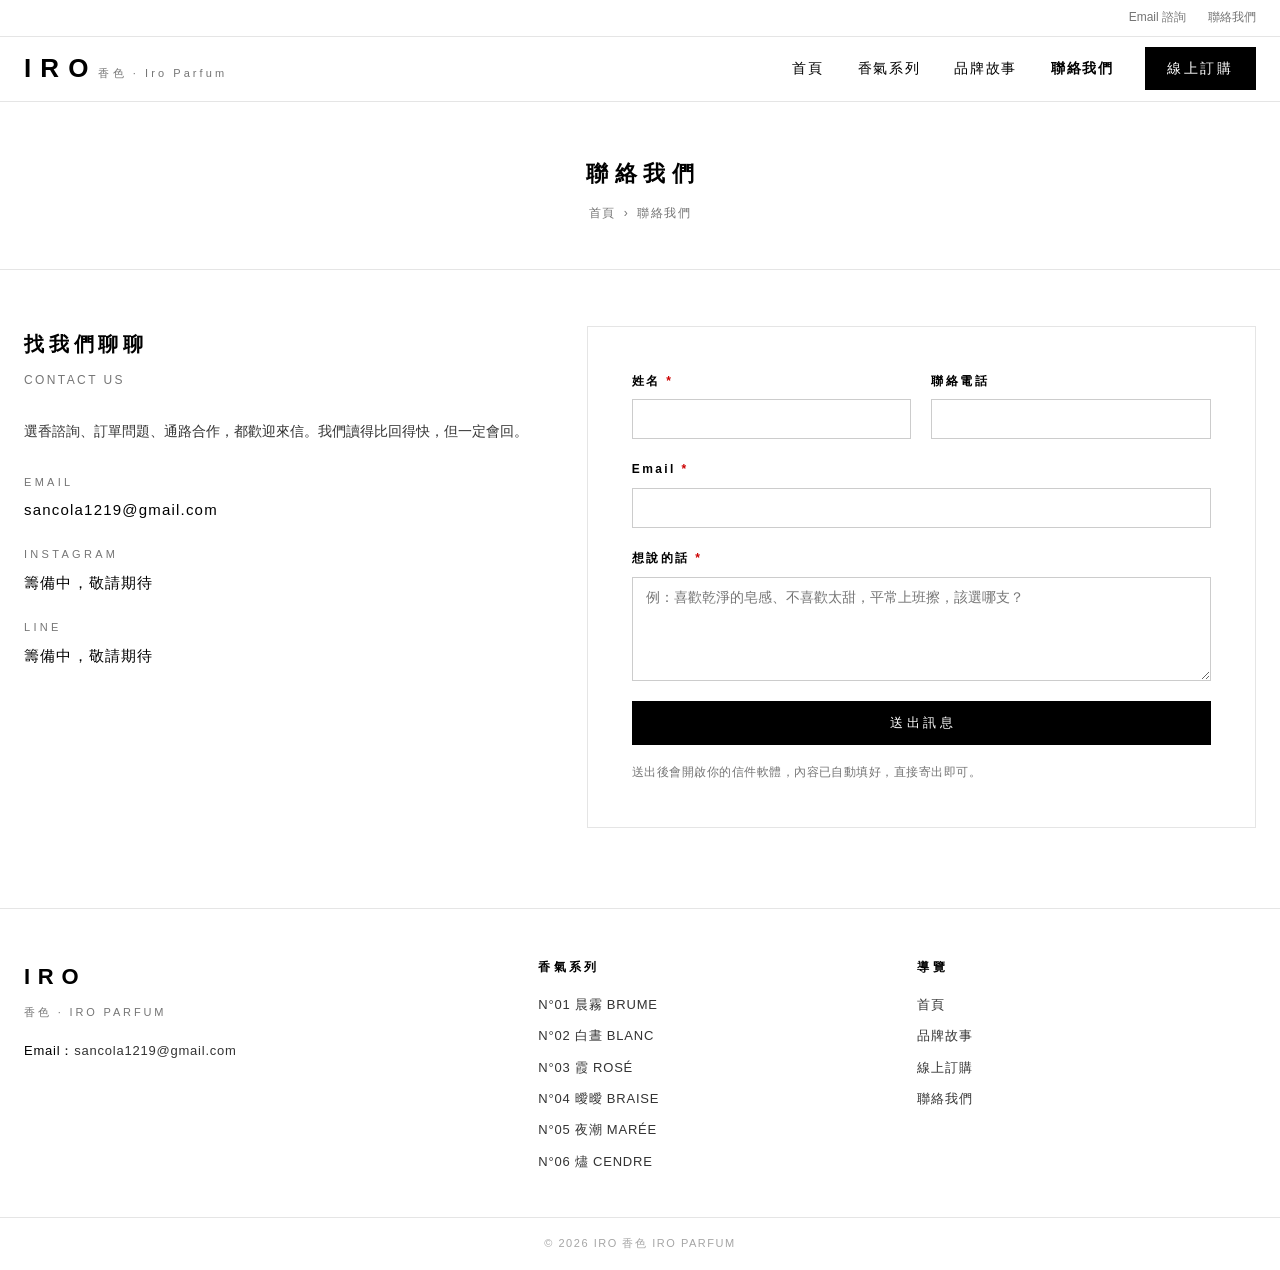
<file: contact.html>
<!DOCTYPE html>
<html lang="zh-Hant">
<head>
<meta charset="UTF-8">
<meta name="viewport" content="width=device-width, initial-scale=1.0">
<title>聯絡我們｜IRO 香色 Iro Parfum</title>
<meta name="description" content="聯絡 IRO 香色：香氣選擇諮詢、訂購問題、合作提案，歡迎來信。">
<meta property="og:site_name" content="IRO 香色 Iro Parfum">
<meta property="og:locale" content="zh_TW">
<meta property="og:type" content="website">
<meta property="og:title" content="聯絡我們｜IRO 香色 Iro Parfum">
<meta property="og:description" content="聯絡 IRO 香色：香氣選擇諮詢、訂購問題、合作提案，歡迎來信。">
<meta property="og:url" content="https://iro-parfum.pages.dev/contact.html">
<meta property="og:image" content="https://iro-parfum.pages.dev/images/og-cover.png">
<link rel="canonical" href="https://iro-parfum.pages.dev/contact.html">
<link rel="icon" href="favicon.ico" sizes="32x32">
<link rel="icon" type="image/svg+xml" href="images/favicon.svg">
<link rel="apple-touch-icon" href="apple-touch-icon.png">
<link rel="stylesheet" href="css/style.css">
</head>
<body>
<div class="top-bar">
  <div class="top-bar-inner">
    <a href="mailto:sancola1219@gmail.com">Email 諮詢</a>
    <a href="contact.html">聯絡我們</a>
  </div>
</div>
<header class="site-header">
  <div class="header-inner">
    <a class="brand" href="index.html" aria-label="IRO 香色首頁">
      <span class="brand-mark">IRO</span>
      <span class="brand-sub">香色 · Iro Parfum</span>
    </a>
    <button class="nav-toggle" aria-label="開啟選單" aria-expanded="false">
      <svg viewBox="0 0 24 24" width="22" height="22" fill="none" stroke="currentColor" stroke-width="1.5" stroke-linecap="round"><path d="M3 6h18M3 12h18M3 18h18"/></svg>
    </button>
    <nav class="main-nav">
      <a href="index.html">首頁</a>
      <a href="collection.html">香氣系列</a>
      <a href="about.html">品牌故事</a>
      <a href="contact.html" class="active">聯絡我們</a>
      <a href="order.html" class="nav-cta">線上訂購</a>
    </nav>
  </div>
</header>
<div class="page-hero">
  <h1>聯絡我們</h1>
  <div class="breadcrumb"><a href="index.html">首頁</a><span class="sep">›</span>聯絡我們</div>
</div>
<section class="container">
  <div class="contact-grid">
    <div>
      <h2 class="section-title" style="text-align:left;text-indent:0">找我們聊聊</h2>
      <p class="section-sub" style="text-align:left;text-indent:0;margin-bottom:28px">CONTACT US</p>
      <p style="color:#333;margin-bottom:28px">選香諮詢、訂單問題、通路合作，都歡迎來信。我們讀得比回得快，但一定會回。</p>
      <div class="contact-list">
        <div class="item"><div class="label">Email</div><div class="value"><a href="mailto:sancola1219@gmail.com">sancola1219@gmail.com</a></div></div>
        <div class="item"><div class="label">Instagram</div><div class="value">籌備中，敬請期待</div></div>
        <div class="item"><div class="label">LINE</div><div class="value">籌備中，敬請期待</div></div>
      </div>
    </div>
    <div class="form-wrap" id="contact-form" style="margin:0">
      <form class="js-contact-form">
        <div class="form-grid">
          <div class="form-field">
            <label for="c-name">姓名 <span class="req">*</span></label>
            <input id="c-name" name="name" type="text" required autocomplete="name">
          </div>
          <div class="form-field">
            <label for="c-phone">聯絡電話</label>
            <input id="c-phone" name="phone" type="tel" autocomplete="tel">
          </div>
          <div class="form-field full">
            <label for="c-email">Email <span class="req">*</span></label>
            <input id="c-email" name="email" type="email" required autocomplete="email">
          </div>
          <div class="form-field full">
            <label for="c-message">想說的話 <span class="req">*</span></label>
            <textarea id="c-message" name="message" rows="5" required placeholder="例：喜歡乾淨的皂感、不喜歡太甜，平常上班擦，該選哪支？"></textarea>
          </div>
          <div class="form-field full">
            <button type="submit" class="btn btn-solid btn-block">送出訊息</button>
            <div class="form-hint" style="margin-top:10px">送出後會開啟你的信件軟體，內容已自動填好，直接寄出即可。</div>
          </div>
        </div>
      </form>
      <div class="form-fallback">
        若信件軟體沒有自動開啟，請將下方內容複製後寄到 <strong>sancola1219@gmail.com</strong>。
        <textarea rows="8" readonly aria-label="訊息內容備援文字，請複製後寄出"></textarea>
      </div>
    </div>
  </div>
</section>

<footer class="site-footer">
  <div class="footer-inner">
    <div>
      <div class="f-brand">IRO</div>
      <div class="f-sub">香色 · IRO PARFUM</div>
      <ul style="margin-top:16px;list-style:none">
        <li>Email：<a href="mailto:sancola1219@gmail.com">sancola1219@gmail.com</a></li>
      </ul>
    </div>
    <div>
      <h3>香氣系列</h3>
      <ul>
        <li><a href="product-brume.html">N°01 晨霧 BRUME</a></li>
        <li><a href="product-blanc.html">N°02 白晝 BLANC</a></li>
        <li><a href="product-rosee.html">N°03 霞 ROSÉ</a></li>
        <li><a href="product-ember.html">N°04 曖曖 BRAISE</a></li>
        <li><a href="product-maree.html">N°05 夜潮 MARÉE</a></li>
        <li><a href="product-cendre.html">N°06 燼 CENDRE</a></li>
      </ul>
    </div>
    <div>
      <h3>導覽</h3>
      <ul>
        <li><a href="index.html">首頁</a></li>
        <li><a href="about.html">品牌故事</a></li>
        <li><a href="order.html">線上訂購</a></li>
        <li><a href="contact.html">聯絡我們</a></li>
      </ul>
    </div>
  </div>
  <div class="footer-bottom">© <span class="js-year">2026</span> IRO 香色 IRO PARFUM</div>
</footer>

<script src="js/main.js"></script>
</body>
</html>
</file>
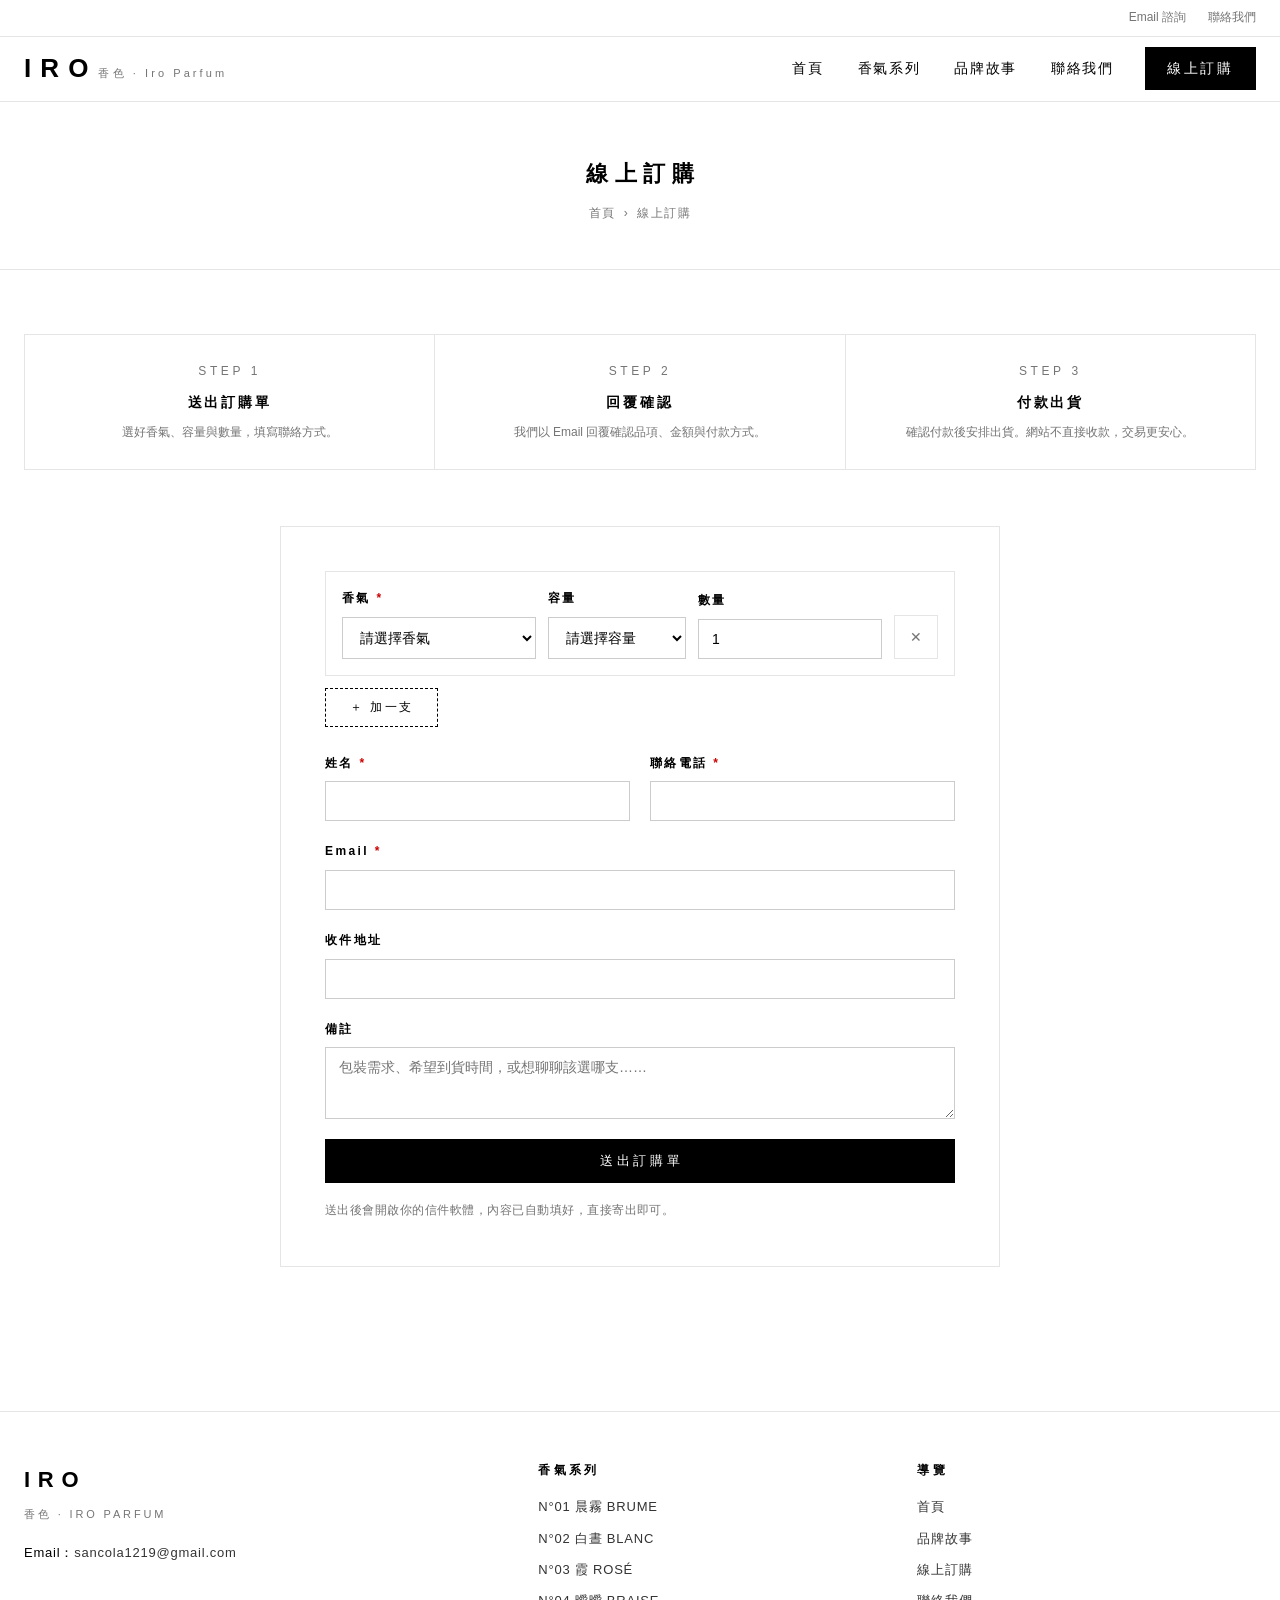
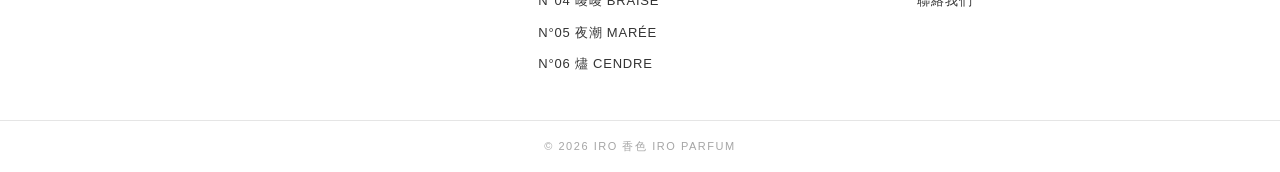
<file: order.html>
<!DOCTYPE html>
<html lang="zh-Hant">
<head>
<meta charset="UTF-8">
<meta name="viewport" content="width=device-width, initial-scale=1.0">
<title>線上訂購｜IRO 香色 Iro Parfum</title>
<meta name="description" content="IRO 香色線上訂購單：選擇香氣與容量送出，我們以 Email 回覆確認金額與付款方式後出貨。">
<meta property="og:site_name" content="IRO 香色 Iro Parfum">
<meta property="og:locale" content="zh_TW">
<meta property="og:type" content="website">
<meta property="og:title" content="線上訂購｜IRO 香色 Iro Parfum">
<meta property="og:description" content="IRO 香色線上訂購單：選擇香氣與容量送出，我們以 Email 回覆確認金額與付款方式後出貨。">
<meta property="og:url" content="https://iro-parfum.pages.dev/order.html">
<meta property="og:image" content="https://iro-parfum.pages.dev/images/og-cover.png">
<link rel="canonical" href="https://iro-parfum.pages.dev/order.html">
<link rel="icon" href="favicon.ico" sizes="32x32">
<link rel="icon" type="image/svg+xml" href="images/favicon.svg">
<link rel="apple-touch-icon" href="apple-touch-icon.png">
<link rel="stylesheet" href="css/style.css">
</head>
<body>
<div class="top-bar">
  <div class="top-bar-inner">
    <a href="mailto:sancola1219@gmail.com">Email 諮詢</a>
    <a href="contact.html">聯絡我們</a>
  </div>
</div>
<header class="site-header">
  <div class="header-inner">
    <a class="brand" href="index.html" aria-label="IRO 香色首頁">
      <span class="brand-mark">IRO</span>
      <span class="brand-sub">香色 · Iro Parfum</span>
    </a>
    <button class="nav-toggle" aria-label="開啟選單" aria-expanded="false">
      <svg viewBox="0 0 24 24" width="22" height="22" fill="none" stroke="currentColor" stroke-width="1.5" stroke-linecap="round"><path d="M3 6h18M3 12h18M3 18h18"/></svg>
    </button>
    <nav class="main-nav">
      <a href="index.html">首頁</a>
      <a href="collection.html">香氣系列</a>
      <a href="about.html">品牌故事</a>
      <a href="contact.html">聯絡我們</a>
      <a href="order.html" class="nav-cta">線上訂購</a>
    </nav>
  </div>
</header>
<div class="page-hero">
  <h1>線上訂購</h1>
  <div class="breadcrumb"><a href="index.html">首頁</a><span class="sep">›</span>線上訂購</div>
</div>
<section class="section">
  <div class="container">
    <div class="order-steps">
      <div class="step"><div class="num">STEP 1</div><h3>送出訂購單</h3><p>選好香氣、容量與數量，填寫聯絡方式。</p></div>
      <div class="step"><div class="num">STEP 2</div><h3>回覆確認</h3><p>我們以 Email 回覆確認品項、金額與付款方式。</p></div>
      <div class="step"><div class="num">STEP 3</div><h3>付款出貨</h3><p>確認付款後安排出貨。網站不直接收款，交易更安心。</p></div>
    </div>

    <div class="form-wrap" id="order-form">
      <form class="js-order-form">
        <div class="order-items">
          <div class="order-item">
            <label class="form-field">
              <span>香氣 <span class="req">*</span></span>
              <select name="item-scent" required>
                <option value="" disabled selected>請選擇香氣</option>
                  <option>N°01 晨霧 BRUME</option>
                  <option>N°02 白晝 BLANC</option>
                  <option>N°03 霞 ROSÉ</option>
                  <option>N°04 曖曖 BRAISE</option>
                  <option>N°05 夜潮 MARÉE</option>
                  <option>N°06 燼 CENDRE</option>
                <option>還沒決定，想先聊聊</option>
              </select>
            </label>
            <label class="form-field">
              <span>容量</span>
              <select name="item-size">
                <option value="" disabled selected>請選擇容量</option>
                <option>30ml</option>
                <option>50ml</option>
              </select>
            </label>
            <label class="form-field">
              <span>數量</span>
              <input name="item-qty" type="number" min="1" value="1">
            </label>
            <button type="button" class="remove-item" aria-label="移除此品項">✕</button>
          </div>
        </div>
        <button type="button" class="add-item-btn">＋ 加一支</button>

        <div class="form-grid" style="margin-top:26px">
          <div class="form-field">
            <label for="o-name">姓名 <span class="req">*</span></label>
            <input id="o-name" name="name" type="text" required autocomplete="name">
          </div>
          <div class="form-field">
            <label for="o-phone">聯絡電話 <span class="req">*</span></label>
            <input id="o-phone" name="phone" type="tel" required autocomplete="tel">
          </div>
          <div class="form-field full">
            <label for="o-email">Email <span class="req">*</span></label>
            <input id="o-email" name="email" type="email" required autocomplete="email">
          </div>
          <div class="form-field full">
            <label for="o-address">收件地址</label>
            <input id="o-address" name="address" type="text" autocomplete="street-address">
          </div>
          <div class="form-field full">
            <label for="o-message">備註</label>
            <textarea id="o-message" name="message" rows="3" placeholder="包裝需求、希望到貨時間，或想聊聊該選哪支……"></textarea>
          </div>
          <div class="form-field full">
            <button type="submit" class="btn btn-solid btn-block">送出訂購單</button>
            <div class="form-hint" style="margin-top:10px">送出後會開啟你的信件軟體，內容已自動填好，直接寄出即可。</div>
          </div>
        </div>
      </form>
      <div class="form-fallback">
        若信件軟體沒有自動開啟，請將下方內容複製後寄到 <strong>sancola1219@gmail.com</strong>。
        <textarea rows="8" readonly aria-label="訂購內容備援文字，請複製後寄出"></textarea>
      </div>
    </div>
  </div>
</section>

<footer class="site-footer">
  <div class="footer-inner">
    <div>
      <div class="f-brand">IRO</div>
      <div class="f-sub">香色 · IRO PARFUM</div>
      <ul style="margin-top:16px;list-style:none">
        <li>Email：<a href="mailto:sancola1219@gmail.com">sancola1219@gmail.com</a></li>
      </ul>
    </div>
    <div>
      <h3>香氣系列</h3>
      <ul>
        <li><a href="product-brume.html">N°01 晨霧 BRUME</a></li>
        <li><a href="product-blanc.html">N°02 白晝 BLANC</a></li>
        <li><a href="product-rosee.html">N°03 霞 ROSÉ</a></li>
        <li><a href="product-ember.html">N°04 曖曖 BRAISE</a></li>
        <li><a href="product-maree.html">N°05 夜潮 MARÉE</a></li>
        <li><a href="product-cendre.html">N°06 燼 CENDRE</a></li>
      </ul>
    </div>
    <div>
      <h3>導覽</h3>
      <ul>
        <li><a href="index.html">首頁</a></li>
        <li><a href="about.html">品牌故事</a></li>
        <li><a href="order.html">線上訂購</a></li>
        <li><a href="contact.html">聯絡我們</a></li>
      </ul>
    </div>
  </div>
  <div class="footer-bottom">© <span class="js-year">2026</span> IRO 香色 IRO PARFUM</div>
</footer>

<script src="js/main.js"></script>
</body>
</html>
</file>
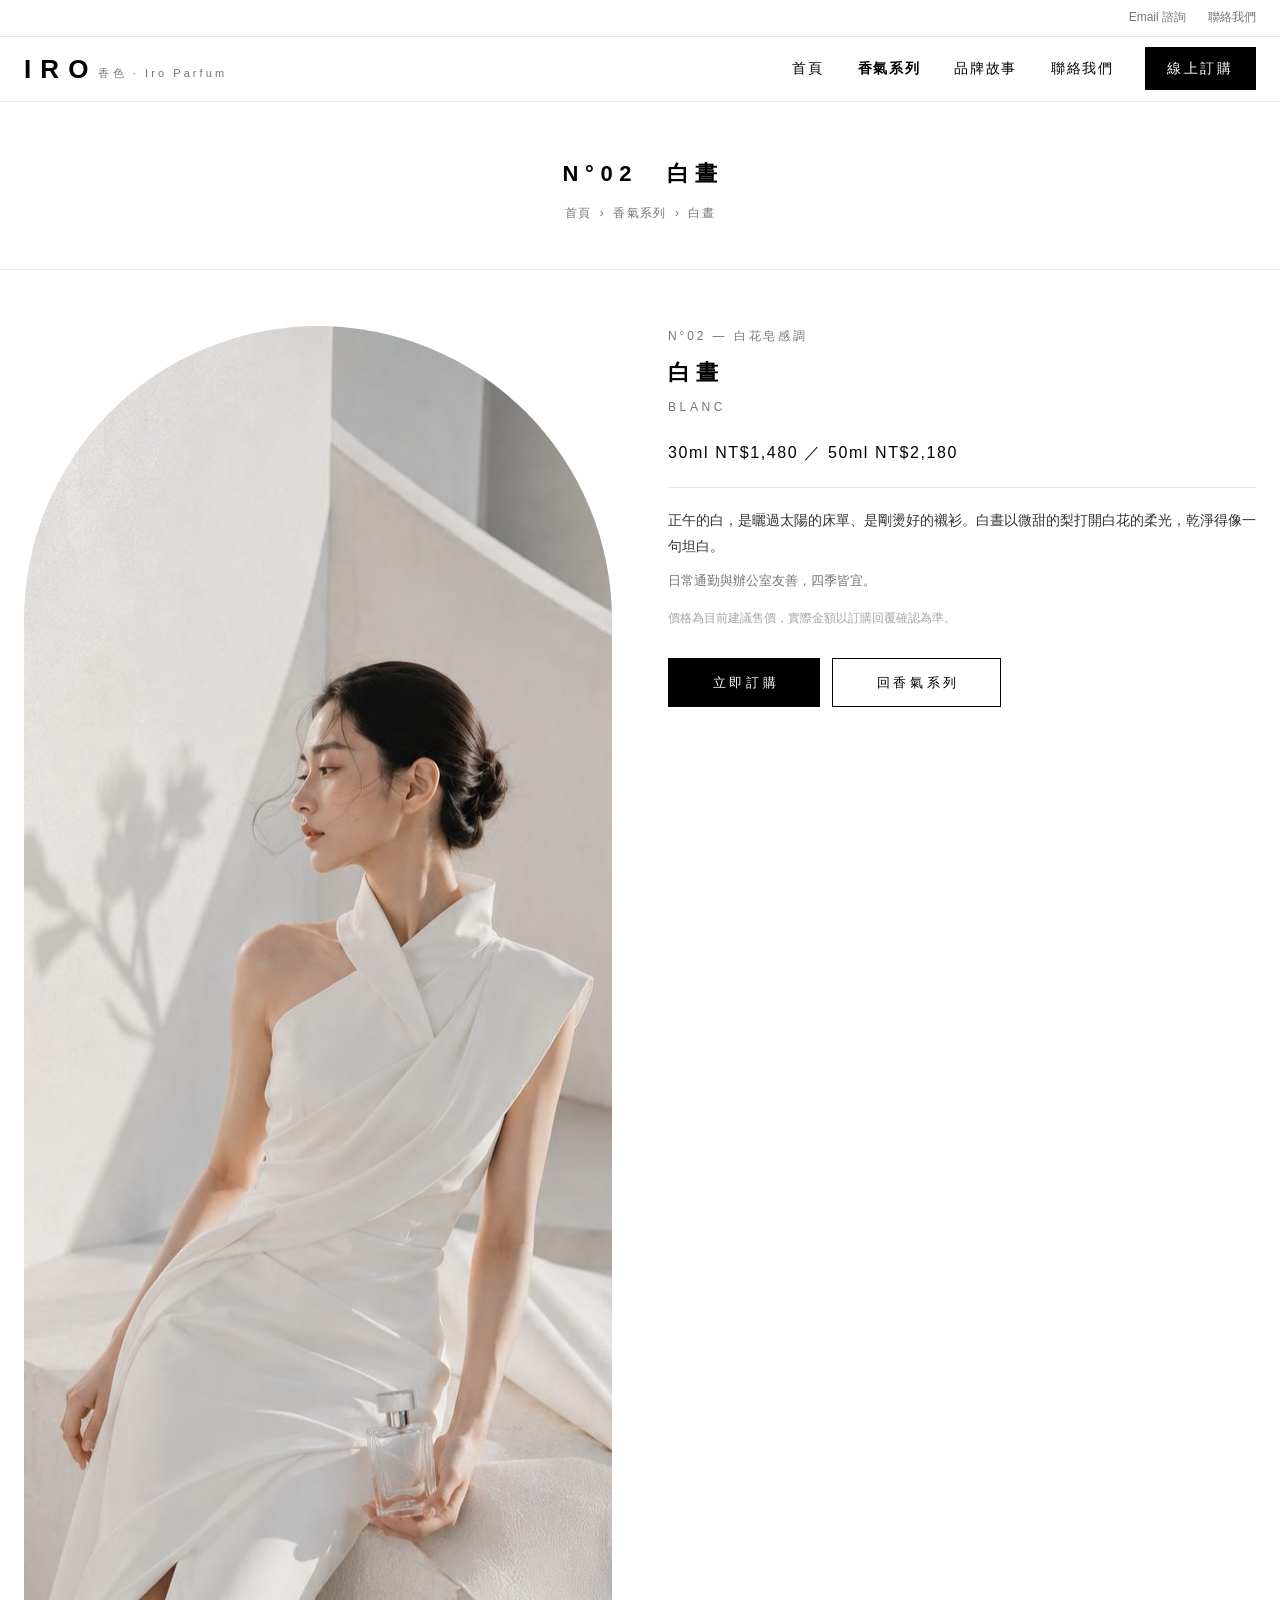
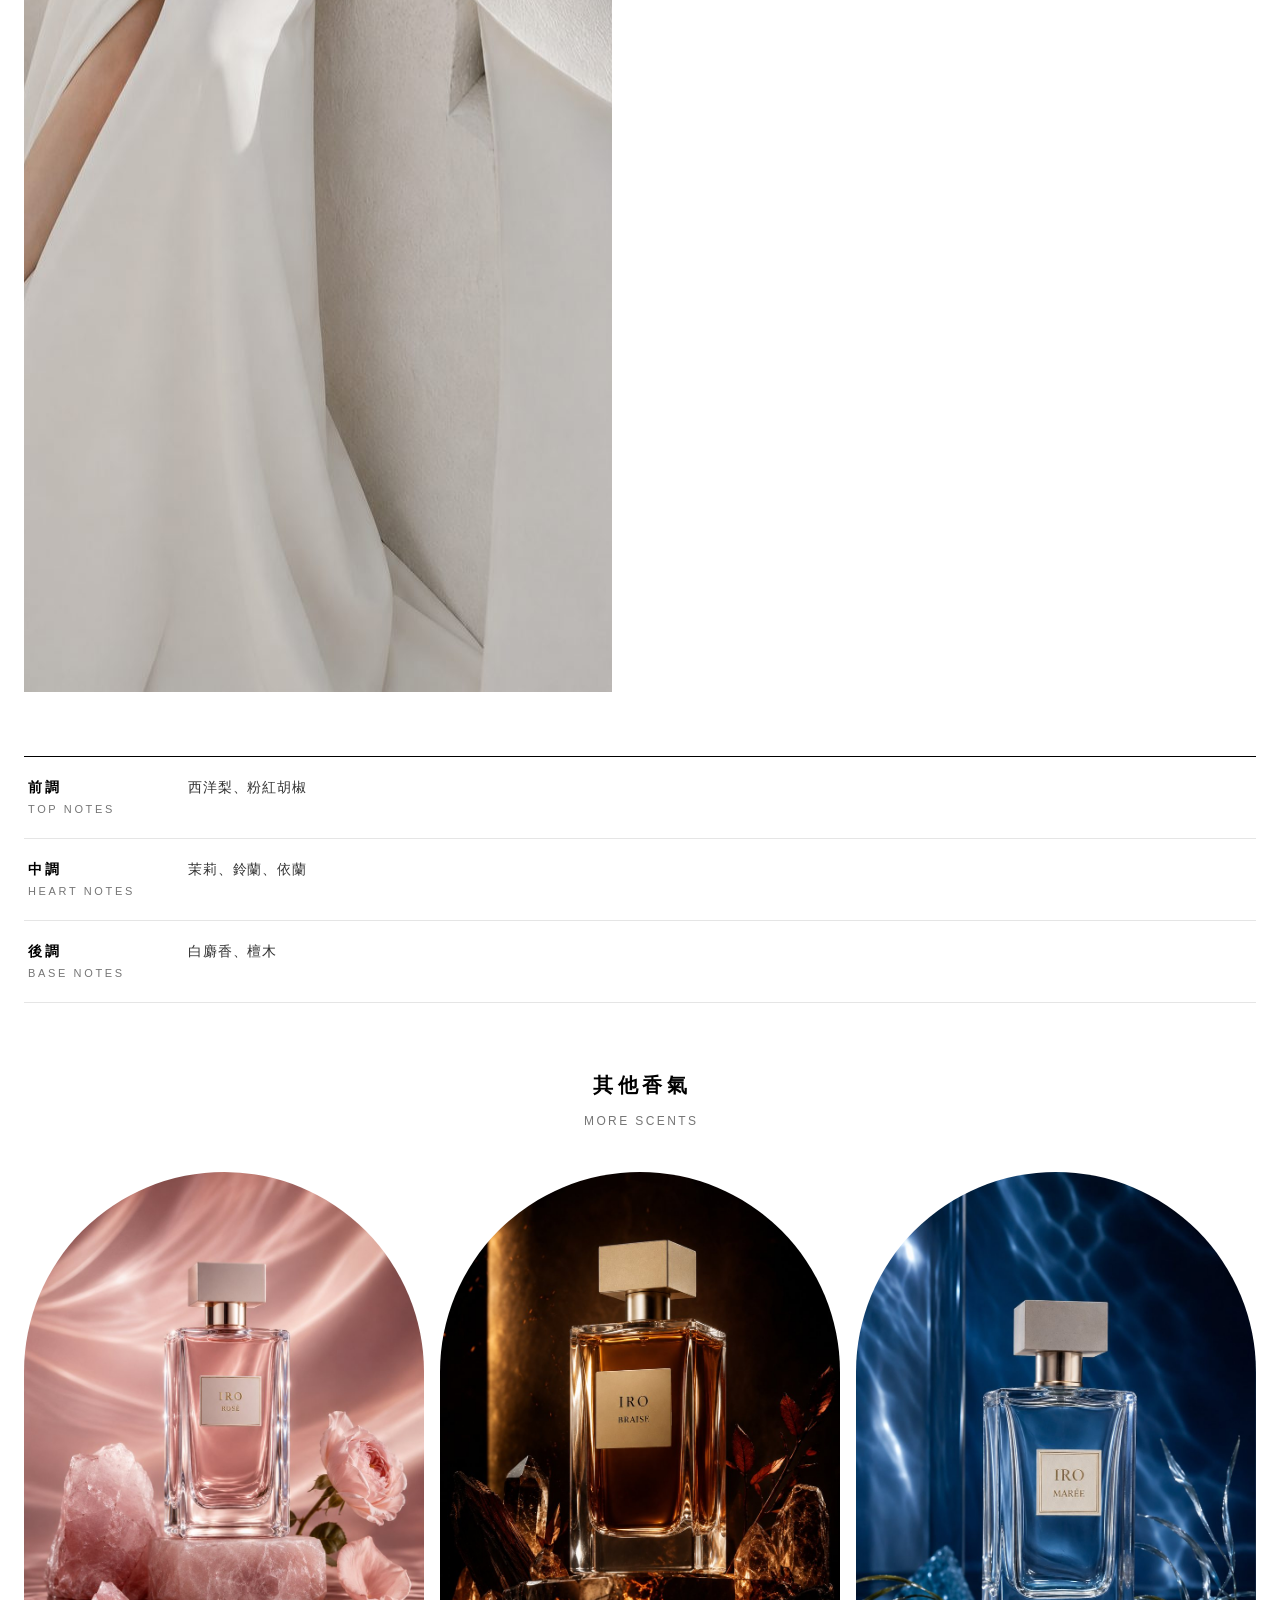
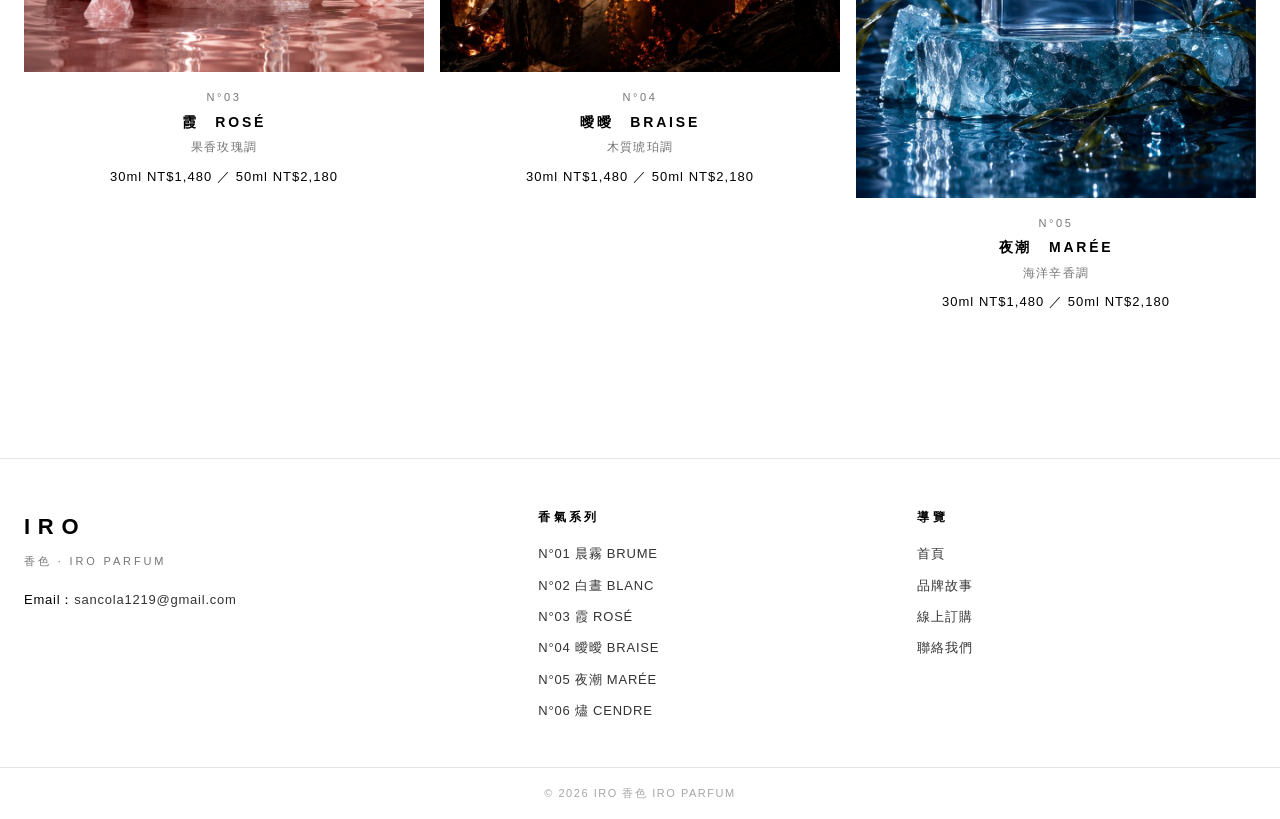
<file: product-blanc.html>
<!DOCTYPE html>
<html lang="zh-Hant">
<head>
<meta charset="UTF-8">
<meta name="viewport" content="width=device-width, initial-scale=1.0">
<title>N°02 白晝 BLANC｜白花皂感調｜IRO 香色</title>
<meta name="description" content="IRO 香色 N°02「白晝」BLANC，白花皂感調。前調西洋梨、粉紅胡椒；中調茉莉、鈴蘭、依蘭；後調白麝香、檀木。日常通勤與辦公室友善，四季皆宜。">
<meta property="og:site_name" content="IRO 香色 Iro Parfum">
<meta property="og:locale" content="zh_TW">
<meta property="og:type" content="website">
<meta property="og:title" content="N°02 白晝 BLANC｜白花皂感調｜IRO 香色">
<meta property="og:description" content="IRO 香色 N°02「白晝」BLANC，白花皂感調。前調西洋梨、粉紅胡椒；中調茉莉、鈴蘭、依蘭；後調白麝香、檀木。日常通勤與辦公室友善，四季皆宜。">
<meta property="og:url" content="https://iro-parfum.pages.dev/product-blanc.html">
<meta property="og:image" content="https://iro-parfum.pages.dev/images/og-cover.png">
<link rel="canonical" href="https://iro-parfum.pages.dev/product-blanc.html">
<link rel="icon" href="favicon.ico" sizes="32x32">
<link rel="icon" type="image/svg+xml" href="images/favicon.svg">
<link rel="apple-touch-icon" href="apple-touch-icon.png">
<link rel="stylesheet" href="css/style.css">
</head>
<body>
<div class="top-bar">
  <div class="top-bar-inner">
    <a href="mailto:sancola1219@gmail.com">Email 諮詢</a>
    <a href="contact.html">聯絡我們</a>
  </div>
</div>
<header class="site-header">
  <div class="header-inner">
    <a class="brand" href="index.html" aria-label="IRO 香色首頁">
      <span class="brand-mark">IRO</span>
      <span class="brand-sub">香色 · Iro Parfum</span>
    </a>
    <button class="nav-toggle" aria-label="開啟選單" aria-expanded="false">
      <svg viewBox="0 0 24 24" width="22" height="22" fill="none" stroke="currentColor" stroke-width="1.5" stroke-linecap="round"><path d="M3 6h18M3 12h18M3 18h18"/></svg>
    </button>
    <nav class="main-nav">
      <a href="index.html">首頁</a>
      <a href="collection.html" class="active">香氣系列</a>
      <a href="about.html">品牌故事</a>
      <a href="contact.html">聯絡我們</a>
      <a href="order.html" class="nav-cta">線上訂購</a>
    </nav>
  </div>
</header>
<div class="page-hero">
  <h1>N°02　白晝</h1>
  <div class="breadcrumb"><a href="index.html">首頁</a><span class="sep">›</span><a href="collection.html">香氣系列</a><span class="sep">›</span>白晝</div>
</div>
<section class="container">
  <div class="product-detail">
    <div class="pd-img">
      <img src="images/scent-blanc.jpg" alt="N°02 白晝 BLANC 形象照" width="800" height="1966">
    </div>
    <div class="pd-info">
      <div class="pd-no">N°02 — 白花皂感調</div>
      <h1>白晝</h1>
      <div class="pd-en">BLANC</div>
      <div class="pd-price">30ml NT$1,480 ／ 50ml NT$2,180</div>
      <p class="pd-desc">正午的白，是曬過太陽的床單、是剛燙好的襯衫。白晝以微甜的梨打開白花的柔光，乾淨得像一句坦白。</p>
      <p class="pd-mood">日常通勤與辦公室友善，四季皆宜。</p>
      <p class="pd-note">價格為目前建議售價，實際金額以訂購回覆確認為準。</p>
      <div class="pd-actions">
        <a class="btn btn-solid" href="order.html?scent=%E7%99%BD%E6%99%9D">立即訂購</a>
        <a class="btn" href="collection.html">回香氣系列</a>
      </div>
    </div>
  </div>

  <dl class="notes-table">
    <div class="row"><dt>前調<span>Top Notes</span></dt><dd>西洋梨、粉紅胡椒</dd></div>
    <div class="row"><dt>中調<span>Heart Notes</span></dt><dd>茉莉、鈴蘭、依蘭</dd></div>
    <div class="row"><dt>後調<span>Base Notes</span></dt><dd>白麝香、檀木</dd></div>
  </dl>
</section>

<section class="section">
  <div class="container">
    <h2 class="section-title">其他香氣</h2>
    <p class="section-sub">MORE SCENTS</p>
    <div class="product-grid cols-3">
      <a class="product-card reveal" href="product-rosee.html">
        <div class="card-media">
          <img src="images/bottle-rosee.jpg" alt="N°03 霞 ROSÉ 香水瓶" width="900" height="1125" loading="lazy">
        </div>
        <div class="p-no">N°03</div>
        <div class="p-name">霞　ROSÉ</div>
        <div class="p-family">果香玫瑰調</div>
        <div class="p-price">30ml NT$1,480 ／ 50ml NT$2,180</div>
      </a>
      <a class="product-card reveal" href="product-ember.html">
        <div class="card-media">
          <img src="images/bottle-ember.jpg" alt="N°04 曖曖 BRAISE 香水瓶" width="900" height="1125" loading="lazy">
        </div>
        <div class="p-no">N°04</div>
        <div class="p-name">曖曖　BRAISE</div>
        <div class="p-family">木質琥珀調</div>
        <div class="p-price">30ml NT$1,480 ／ 50ml NT$2,180</div>
      </a>
      <a class="product-card reveal" href="product-maree.html">
        <div class="card-media">
          <img src="images/bottle-maree.jpg" alt="N°05 夜潮 MARÉE 香水瓶" width="900" height="1407" loading="lazy">
        </div>
        <div class="p-no">N°05</div>
        <div class="p-name">夜潮　MARÉE</div>
        <div class="p-family">海洋辛香調</div>
        <div class="p-price">30ml NT$1,480 ／ 50ml NT$2,180</div>
      </a>
    </div>
  </div>
</section>

<footer class="site-footer">
  <div class="footer-inner">
    <div>
      <div class="f-brand">IRO</div>
      <div class="f-sub">香色 · IRO PARFUM</div>
      <ul style="margin-top:16px;list-style:none">
        <li>Email：<a href="mailto:sancola1219@gmail.com">sancola1219@gmail.com</a></li>
      </ul>
    </div>
    <div>
      <h3>香氣系列</h3>
      <ul>
        <li><a href="product-brume.html">N°01 晨霧 BRUME</a></li>
        <li><a href="product-blanc.html">N°02 白晝 BLANC</a></li>
        <li><a href="product-rosee.html">N°03 霞 ROSÉ</a></li>
        <li><a href="product-ember.html">N°04 曖曖 BRAISE</a></li>
        <li><a href="product-maree.html">N°05 夜潮 MARÉE</a></li>
        <li><a href="product-cendre.html">N°06 燼 CENDRE</a></li>
      </ul>
    </div>
    <div>
      <h3>導覽</h3>
      <ul>
        <li><a href="index.html">首頁</a></li>
        <li><a href="about.html">品牌故事</a></li>
        <li><a href="order.html">線上訂購</a></li>
        <li><a href="contact.html">聯絡我們</a></li>
      </ul>
    </div>
  </div>
  <div class="footer-bottom">© <span class="js-year">2026</span> IRO 香色 IRO PARFUM</div>
</footer>

<script src="js/main.js"></script>
</body>
</html>
</file>
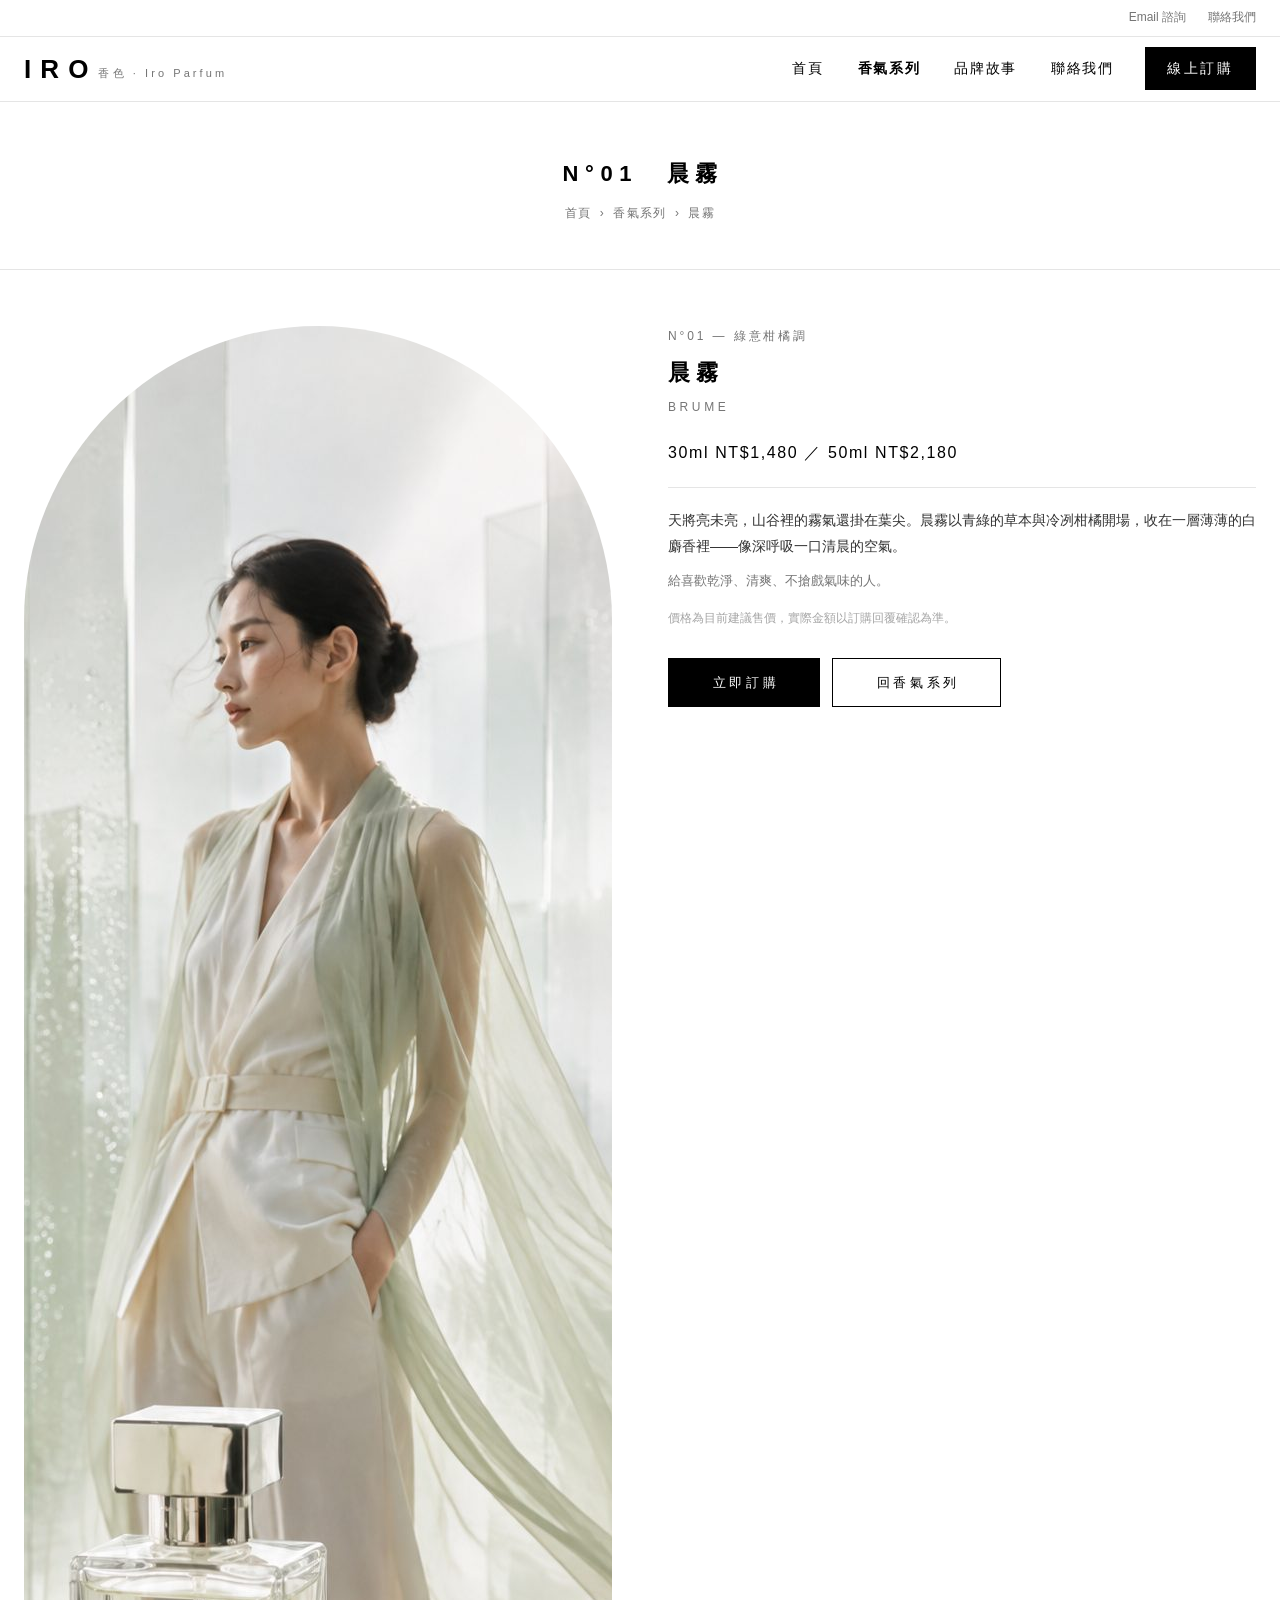
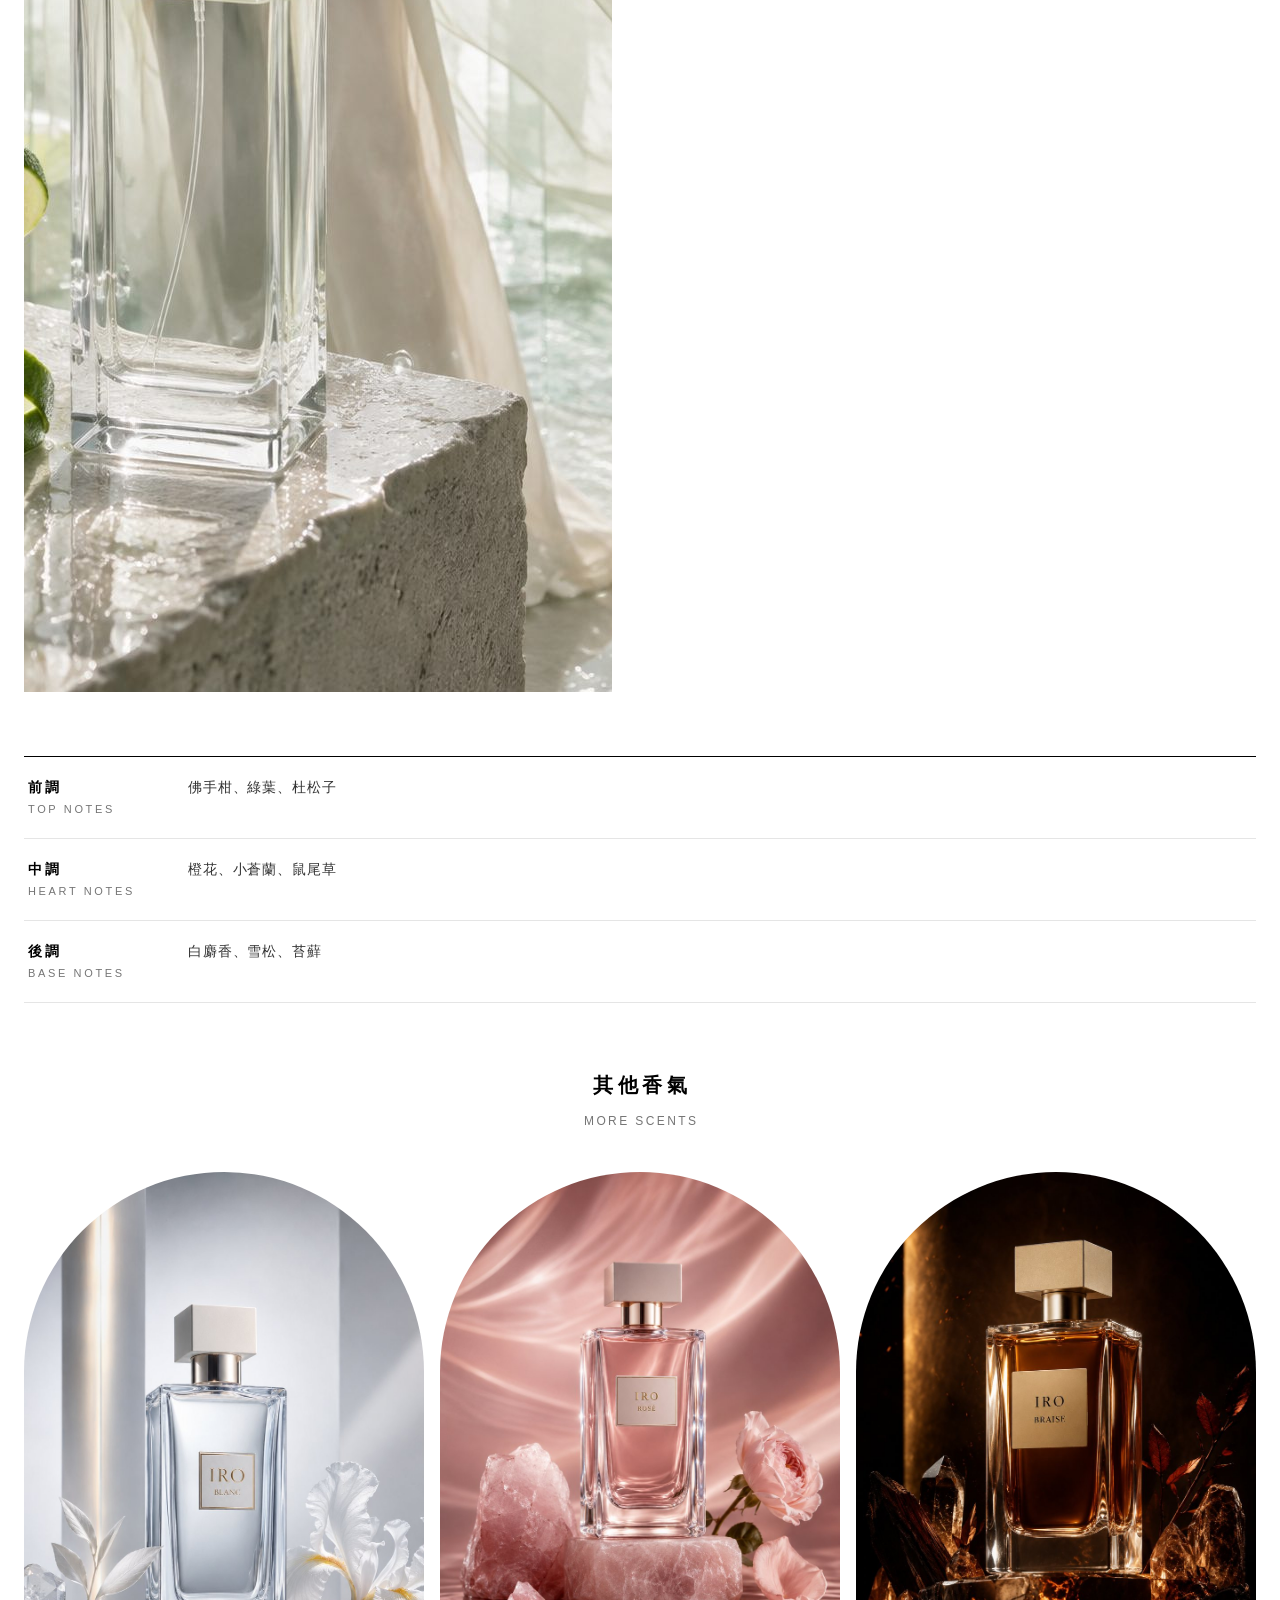
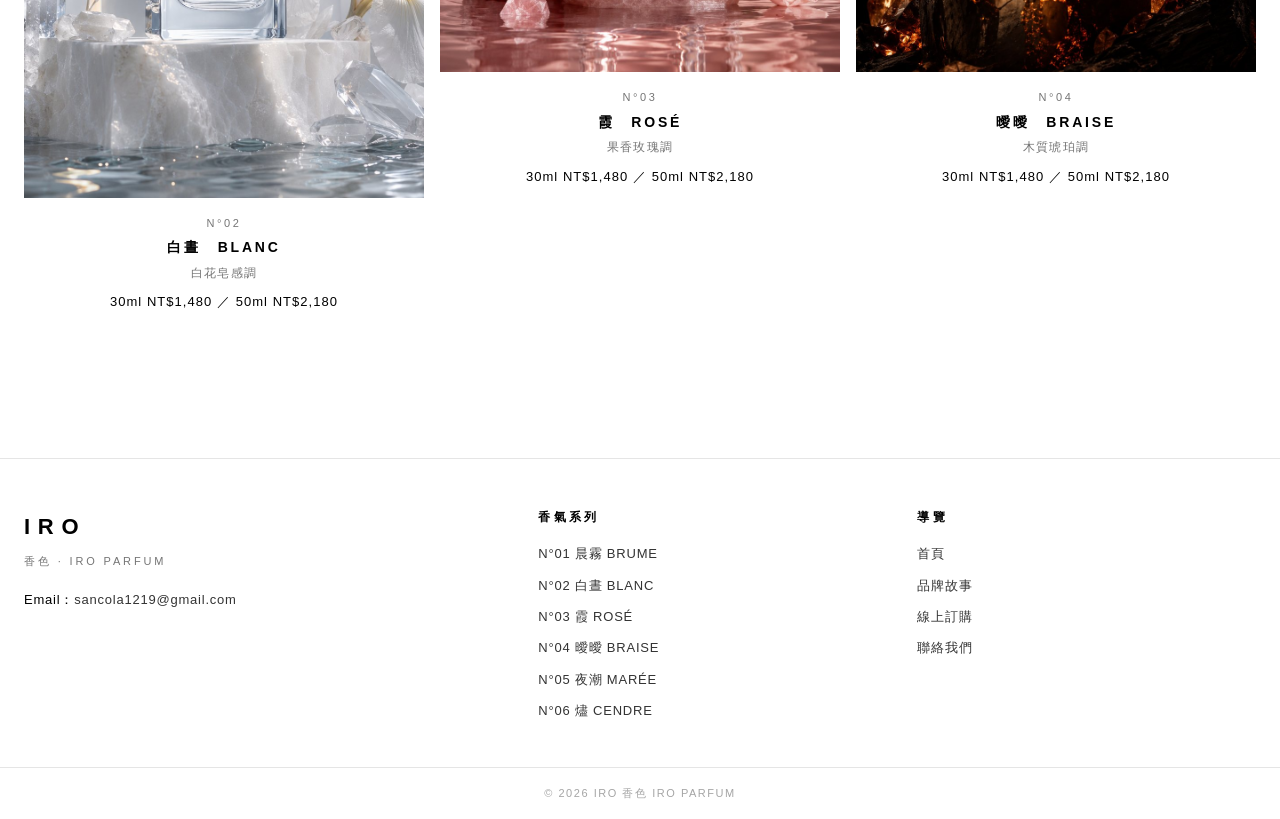
<file: product-brume.html>
<!DOCTYPE html>
<html lang="zh-Hant">
<head>
<meta charset="UTF-8">
<meta name="viewport" content="width=device-width, initial-scale=1.0">
<title>N°01 晨霧 BRUME｜綠意柑橘調｜IRO 香色</title>
<meta name="description" content="IRO 香色 N°01「晨霧」BRUME，綠意柑橘調。前調佛手柑、綠葉、杜松子；中調橙花、小蒼蘭、鼠尾草；後調白麝香、雪松、苔蘚。給喜歡乾淨、清爽、不搶戲氣味的人。">
<meta property="og:site_name" content="IRO 香色 Iro Parfum">
<meta property="og:locale" content="zh_TW">
<meta property="og:type" content="website">
<meta property="og:title" content="N°01 晨霧 BRUME｜綠意柑橘調｜IRO 香色">
<meta property="og:description" content="IRO 香色 N°01「晨霧」BRUME，綠意柑橘調。前調佛手柑、綠葉、杜松子；中調橙花、小蒼蘭、鼠尾草；後調白麝香、雪松、苔蘚。給喜歡乾淨、清爽、不搶戲氣味的人。">
<meta property="og:url" content="https://iro-parfum.pages.dev/product-brume.html">
<meta property="og:image" content="https://iro-parfum.pages.dev/images/og-cover.png">
<link rel="canonical" href="https://iro-parfum.pages.dev/product-brume.html">
<link rel="icon" href="favicon.ico" sizes="32x32">
<link rel="icon" type="image/svg+xml" href="images/favicon.svg">
<link rel="apple-touch-icon" href="apple-touch-icon.png">
<link rel="stylesheet" href="css/style.css">
</head>
<body>
<div class="top-bar">
  <div class="top-bar-inner">
    <a href="mailto:sancola1219@gmail.com">Email 諮詢</a>
    <a href="contact.html">聯絡我們</a>
  </div>
</div>
<header class="site-header">
  <div class="header-inner">
    <a class="brand" href="index.html" aria-label="IRO 香色首頁">
      <span class="brand-mark">IRO</span>
      <span class="brand-sub">香色 · Iro Parfum</span>
    </a>
    <button class="nav-toggle" aria-label="開啟選單" aria-expanded="false">
      <svg viewBox="0 0 24 24" width="22" height="22" fill="none" stroke="currentColor" stroke-width="1.5" stroke-linecap="round"><path d="M3 6h18M3 12h18M3 18h18"/></svg>
    </button>
    <nav class="main-nav">
      <a href="index.html">首頁</a>
      <a href="collection.html" class="active">香氣系列</a>
      <a href="about.html">品牌故事</a>
      <a href="contact.html">聯絡我們</a>
      <a href="order.html" class="nav-cta">線上訂購</a>
    </nav>
  </div>
</header>
<div class="page-hero">
  <h1>N°01　晨霧</h1>
  <div class="breadcrumb"><a href="index.html">首頁</a><span class="sep">›</span><a href="collection.html">香氣系列</a><span class="sep">›</span>晨霧</div>
</div>
<section class="container">
  <div class="product-detail">
    <div class="pd-img">
      <img src="images/scent-brume.jpg" alt="N°01 晨霧 BRUME 形象照" width="800" height="1966">
    </div>
    <div class="pd-info">
      <div class="pd-no">N°01 — 綠意柑橘調</div>
      <h1>晨霧</h1>
      <div class="pd-en">BRUME</div>
      <div class="pd-price">30ml NT$1,480 ／ 50ml NT$2,180</div>
      <p class="pd-desc">天將亮未亮，山谷裡的霧氣還掛在葉尖。晨霧以青綠的草本與冷冽柑橘開場，收在一層薄薄的白麝香裡——像深呼吸一口清晨的空氣。</p>
      <p class="pd-mood">給喜歡乾淨、清爽、不搶戲氣味的人。</p>
      <p class="pd-note">價格為目前建議售價，實際金額以訂購回覆確認為準。</p>
      <div class="pd-actions">
        <a class="btn btn-solid" href="order.html?scent=%E6%99%A8%E9%9C%A7">立即訂購</a>
        <a class="btn" href="collection.html">回香氣系列</a>
      </div>
    </div>
  </div>

  <dl class="notes-table">
    <div class="row"><dt>前調<span>Top Notes</span></dt><dd>佛手柑、綠葉、杜松子</dd></div>
    <div class="row"><dt>中調<span>Heart Notes</span></dt><dd>橙花、小蒼蘭、鼠尾草</dd></div>
    <div class="row"><dt>後調<span>Base Notes</span></dt><dd>白麝香、雪松、苔蘚</dd></div>
  </dl>
</section>

<section class="section">
  <div class="container">
    <h2 class="section-title">其他香氣</h2>
    <p class="section-sub">MORE SCENTS</p>
    <div class="product-grid cols-3">
      <a class="product-card reveal" href="product-blanc.html">
        <div class="card-media">
          <img src="images/bottle-blanc.jpg" alt="N°02 白晝 BLANC 香水瓶" width="900" height="1407" loading="lazy">
        </div>
        <div class="p-no">N°02</div>
        <div class="p-name">白晝　BLANC</div>
        <div class="p-family">白花皂感調</div>
        <div class="p-price">30ml NT$1,480 ／ 50ml NT$2,180</div>
      </a>
      <a class="product-card reveal" href="product-rosee.html">
        <div class="card-media">
          <img src="images/bottle-rosee.jpg" alt="N°03 霞 ROSÉ 香水瓶" width="900" height="1125" loading="lazy">
        </div>
        <div class="p-no">N°03</div>
        <div class="p-name">霞　ROSÉ</div>
        <div class="p-family">果香玫瑰調</div>
        <div class="p-price">30ml NT$1,480 ／ 50ml NT$2,180</div>
      </a>
      <a class="product-card reveal" href="product-ember.html">
        <div class="card-media">
          <img src="images/bottle-ember.jpg" alt="N°04 曖曖 BRAISE 香水瓶" width="900" height="1125" loading="lazy">
        </div>
        <div class="p-no">N°04</div>
        <div class="p-name">曖曖　BRAISE</div>
        <div class="p-family">木質琥珀調</div>
        <div class="p-price">30ml NT$1,480 ／ 50ml NT$2,180</div>
      </a>
    </div>
  </div>
</section>

<footer class="site-footer">
  <div class="footer-inner">
    <div>
      <div class="f-brand">IRO</div>
      <div class="f-sub">香色 · IRO PARFUM</div>
      <ul style="margin-top:16px;list-style:none">
        <li>Email：<a href="mailto:sancola1219@gmail.com">sancola1219@gmail.com</a></li>
      </ul>
    </div>
    <div>
      <h3>香氣系列</h3>
      <ul>
        <li><a href="product-brume.html">N°01 晨霧 BRUME</a></li>
        <li><a href="product-blanc.html">N°02 白晝 BLANC</a></li>
        <li><a href="product-rosee.html">N°03 霞 ROSÉ</a></li>
        <li><a href="product-ember.html">N°04 曖曖 BRAISE</a></li>
        <li><a href="product-maree.html">N°05 夜潮 MARÉE</a></li>
        <li><a href="product-cendre.html">N°06 燼 CENDRE</a></li>
      </ul>
    </div>
    <div>
      <h3>導覽</h3>
      <ul>
        <li><a href="index.html">首頁</a></li>
        <li><a href="about.html">品牌故事</a></li>
        <li><a href="order.html">線上訂購</a></li>
        <li><a href="contact.html">聯絡我們</a></li>
      </ul>
    </div>
  </div>
  <div class="footer-bottom">© <span class="js-year">2026</span> IRO 香色 IRO PARFUM</div>
</footer>

<script src="js/main.js"></script>
</body>
</html>
</file>
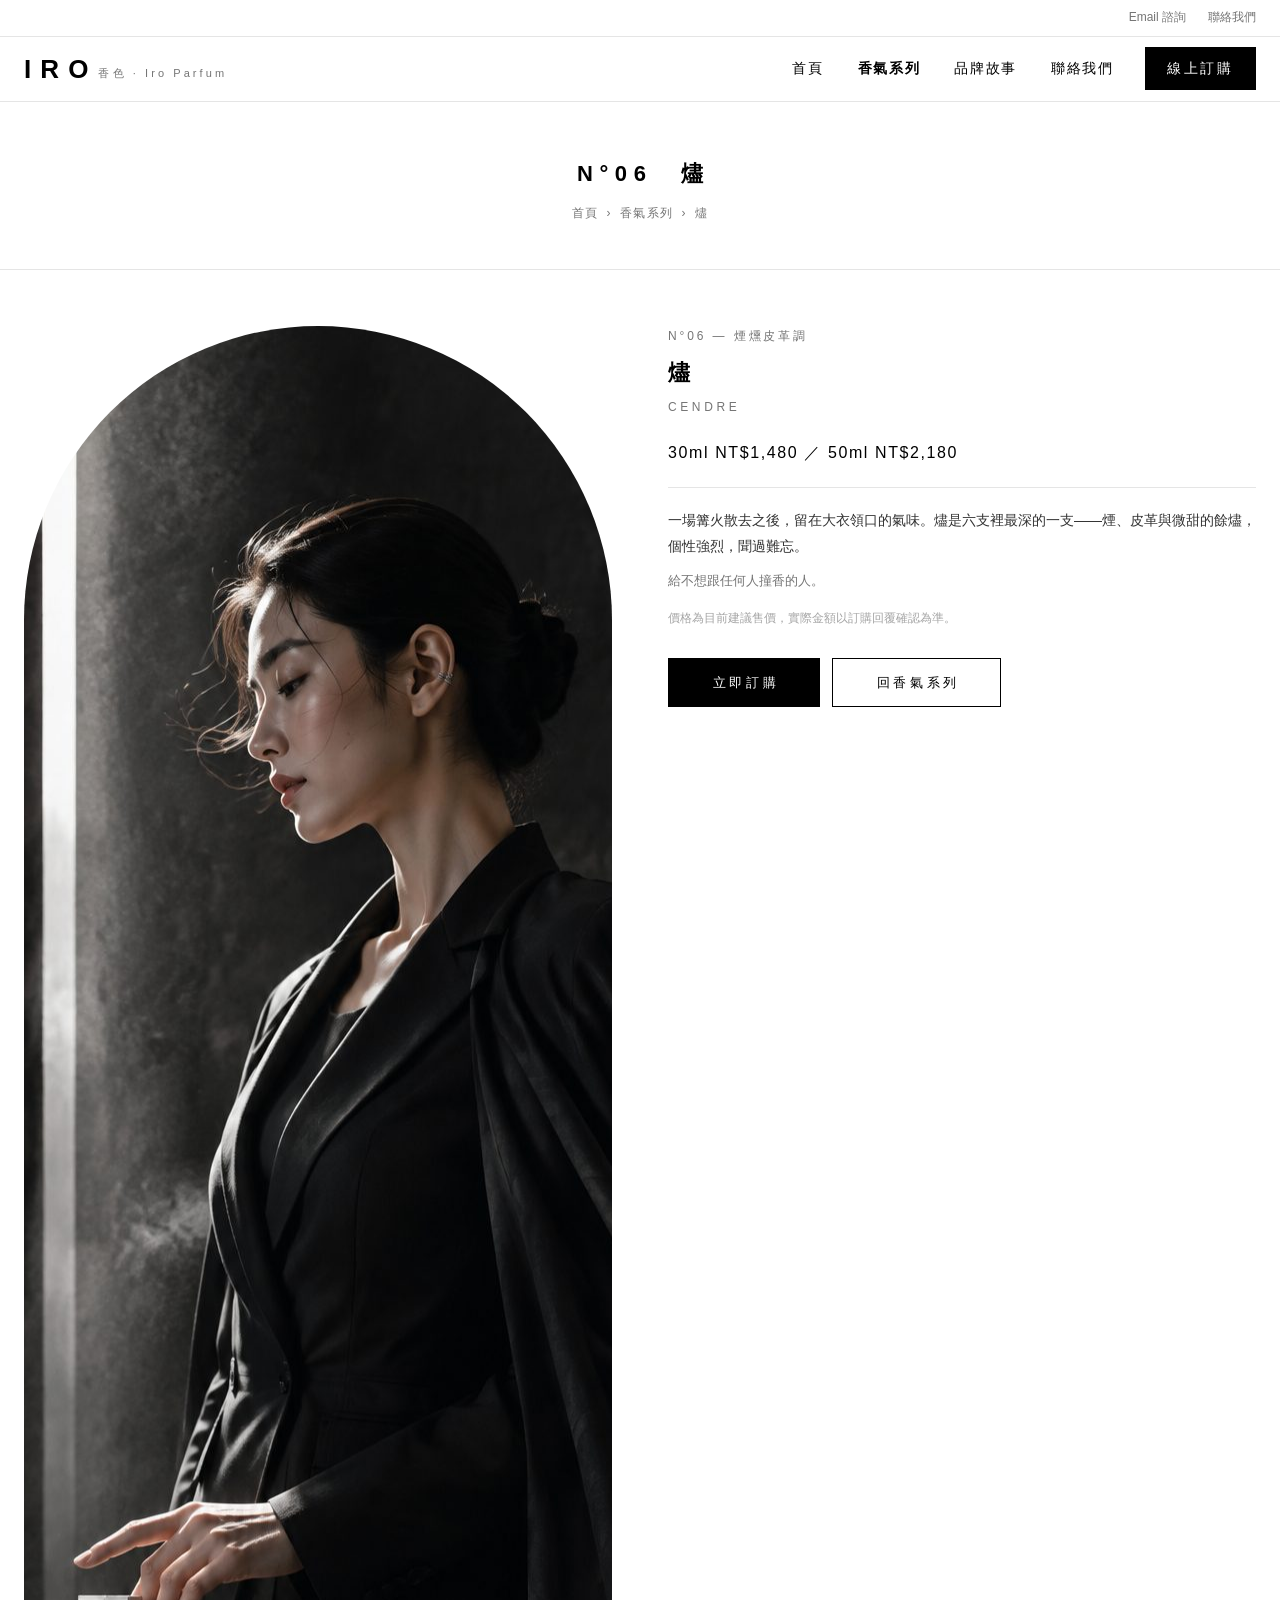
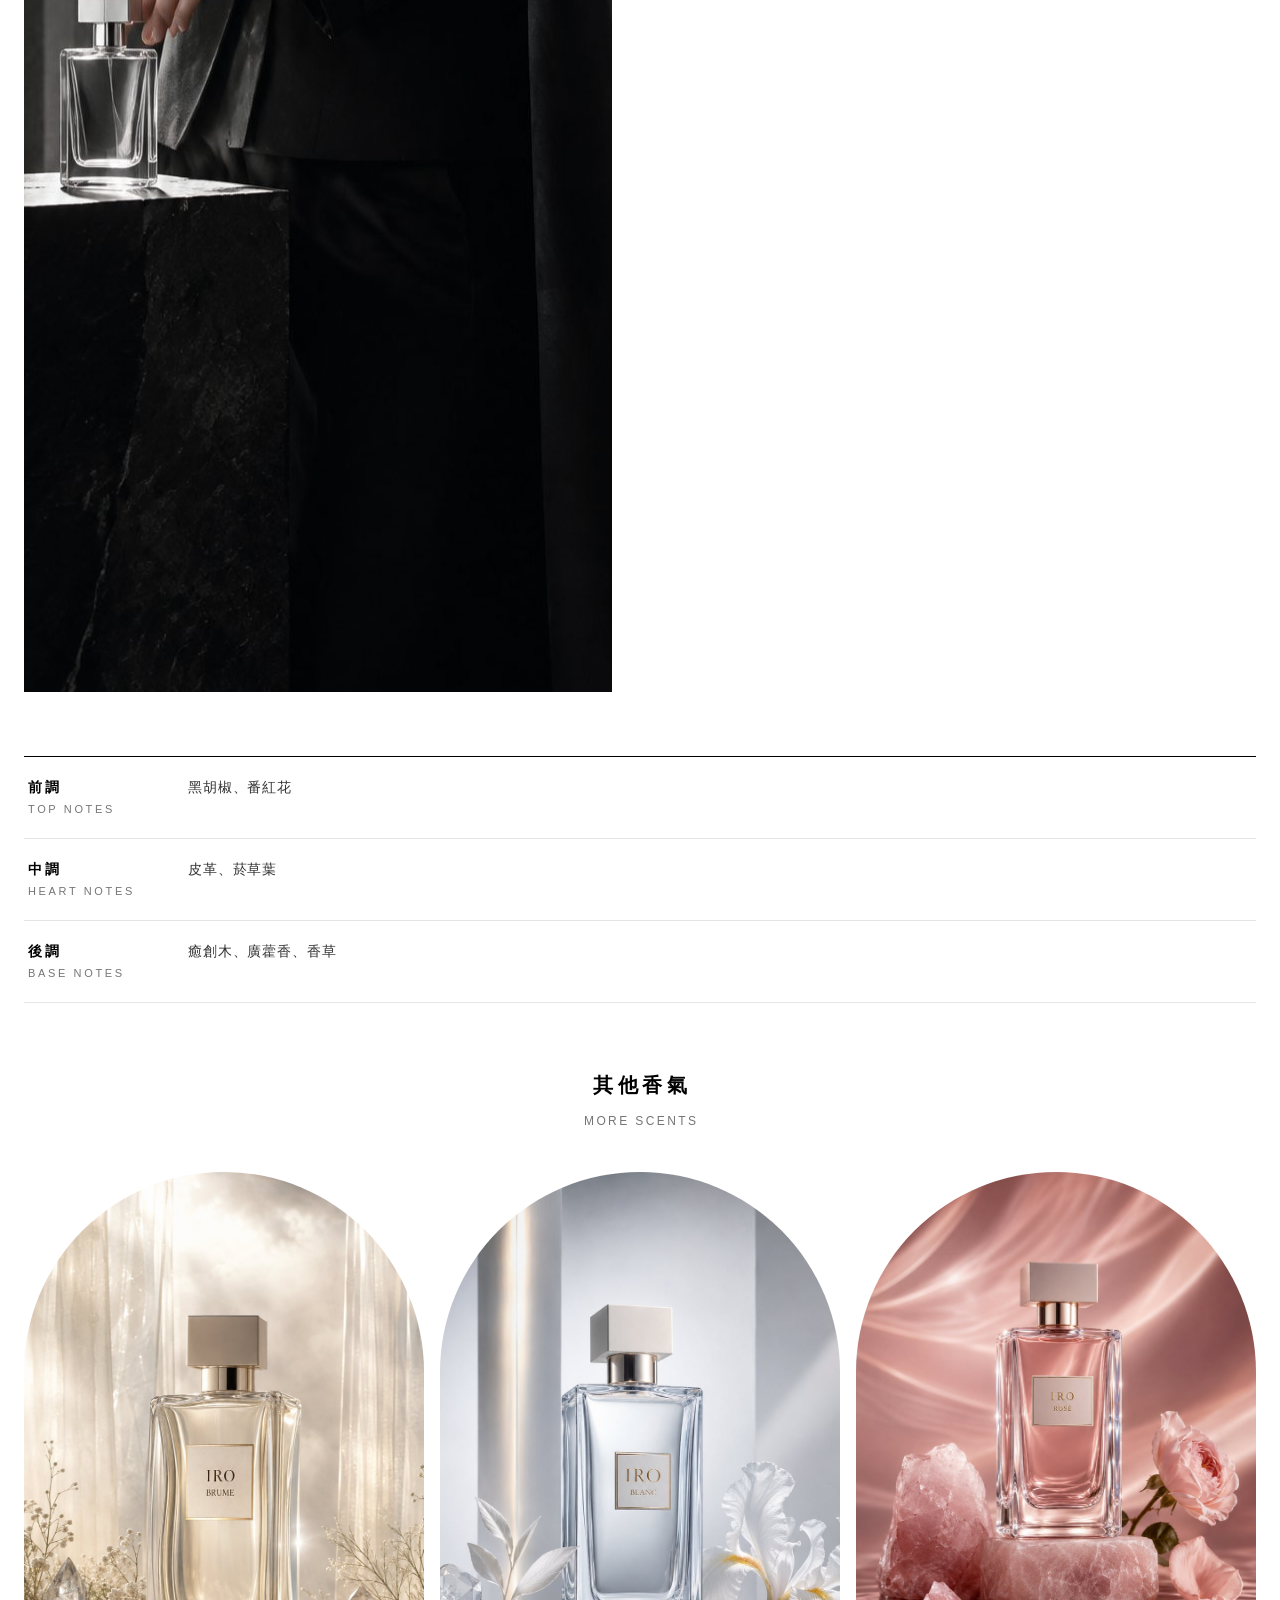
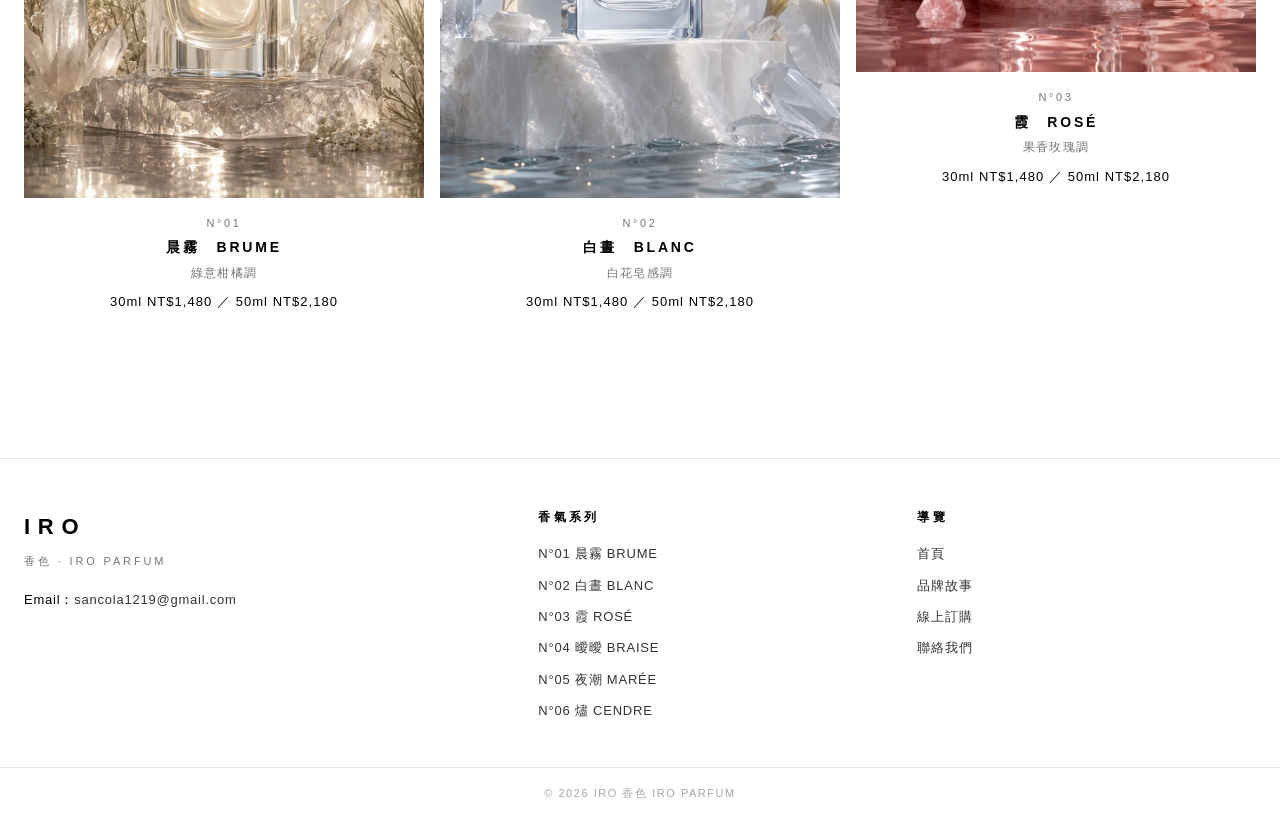
<file: product-cendre.html>
<!DOCTYPE html>
<html lang="zh-Hant">
<head>
<meta charset="UTF-8">
<meta name="viewport" content="width=device-width, initial-scale=1.0">
<title>N°06 燼 CENDRE｜煙燻皮革調｜IRO 香色</title>
<meta name="description" content="IRO 香色 N°06「燼」CENDRE，煙燻皮革調。前調黑胡椒、番紅花；中調皮革、菸草葉；後調癒創木、廣藿香、香草。給不想跟任何人撞香的人。">
<meta property="og:site_name" content="IRO 香色 Iro Parfum">
<meta property="og:locale" content="zh_TW">
<meta property="og:type" content="website">
<meta property="og:title" content="N°06 燼 CENDRE｜煙燻皮革調｜IRO 香色">
<meta property="og:description" content="IRO 香色 N°06「燼」CENDRE，煙燻皮革調。前調黑胡椒、番紅花；中調皮革、菸草葉；後調癒創木、廣藿香、香草。給不想跟任何人撞香的人。">
<meta property="og:url" content="https://iro-parfum.pages.dev/product-cendre.html">
<meta property="og:image" content="https://iro-parfum.pages.dev/images/og-cover.png">
<link rel="canonical" href="https://iro-parfum.pages.dev/product-cendre.html">
<link rel="icon" href="favicon.ico" sizes="32x32">
<link rel="icon" type="image/svg+xml" href="images/favicon.svg">
<link rel="apple-touch-icon" href="apple-touch-icon.png">
<link rel="stylesheet" href="css/style.css">
</head>
<body>
<div class="top-bar">
  <div class="top-bar-inner">
    <a href="mailto:sancola1219@gmail.com">Email 諮詢</a>
    <a href="contact.html">聯絡我們</a>
  </div>
</div>
<header class="site-header">
  <div class="header-inner">
    <a class="brand" href="index.html" aria-label="IRO 香色首頁">
      <span class="brand-mark">IRO</span>
      <span class="brand-sub">香色 · Iro Parfum</span>
    </a>
    <button class="nav-toggle" aria-label="開啟選單" aria-expanded="false">
      <svg viewBox="0 0 24 24" width="22" height="22" fill="none" stroke="currentColor" stroke-width="1.5" stroke-linecap="round"><path d="M3 6h18M3 12h18M3 18h18"/></svg>
    </button>
    <nav class="main-nav">
      <a href="index.html">首頁</a>
      <a href="collection.html" class="active">香氣系列</a>
      <a href="about.html">品牌故事</a>
      <a href="contact.html">聯絡我們</a>
      <a href="order.html" class="nav-cta">線上訂購</a>
    </nav>
  </div>
</header>
<div class="page-hero">
  <h1>N°06　燼</h1>
  <div class="breadcrumb"><a href="index.html">首頁</a><span class="sep">›</span><a href="collection.html">香氣系列</a><span class="sep">›</span>燼</div>
</div>
<section class="container">
  <div class="product-detail">
    <div class="pd-img">
      <img src="images/scent-cendre.jpg" alt="N°06 燼 CENDRE 形象照" width="800" height="1966">
    </div>
    <div class="pd-info">
      <div class="pd-no">N°06 — 煙燻皮革調</div>
      <h1>燼</h1>
      <div class="pd-en">CENDRE</div>
      <div class="pd-price">30ml NT$1,480 ／ 50ml NT$2,180</div>
      <p class="pd-desc">一場篝火散去之後，留在大衣領口的氣味。燼是六支裡最深的一支——煙、皮革與微甜的餘燼，個性強烈，聞過難忘。</p>
      <p class="pd-mood">給不想跟任何人撞香的人。</p>
      <p class="pd-note">價格為目前建議售價，實際金額以訂購回覆確認為準。</p>
      <div class="pd-actions">
        <a class="btn btn-solid" href="order.html?scent=%E7%87%BC">立即訂購</a>
        <a class="btn" href="collection.html">回香氣系列</a>
      </div>
    </div>
  </div>

  <dl class="notes-table">
    <div class="row"><dt>前調<span>Top Notes</span></dt><dd>黑胡椒、番紅花</dd></div>
    <div class="row"><dt>中調<span>Heart Notes</span></dt><dd>皮革、菸草葉</dd></div>
    <div class="row"><dt>後調<span>Base Notes</span></dt><dd>癒創木、廣藿香、香草</dd></div>
  </dl>
</section>

<section class="section">
  <div class="container">
    <h2 class="section-title">其他香氣</h2>
    <p class="section-sub">MORE SCENTS</p>
    <div class="product-grid cols-3">
      <a class="product-card reveal" href="product-brume.html">
        <div class="card-media">
          <img src="images/bottle-brume.jpg" alt="N°01 晨霧 BRUME 香水瓶" width="900" height="1407" loading="lazy">
        </div>
        <div class="p-no">N°01</div>
        <div class="p-name">晨霧　BRUME</div>
        <div class="p-family">綠意柑橘調</div>
        <div class="p-price">30ml NT$1,480 ／ 50ml NT$2,180</div>
      </a>
      <a class="product-card reveal" href="product-blanc.html">
        <div class="card-media">
          <img src="images/bottle-blanc.jpg" alt="N°02 白晝 BLANC 香水瓶" width="900" height="1407" loading="lazy">
        </div>
        <div class="p-no">N°02</div>
        <div class="p-name">白晝　BLANC</div>
        <div class="p-family">白花皂感調</div>
        <div class="p-price">30ml NT$1,480 ／ 50ml NT$2,180</div>
      </a>
      <a class="product-card reveal" href="product-rosee.html">
        <div class="card-media">
          <img src="images/bottle-rosee.jpg" alt="N°03 霞 ROSÉ 香水瓶" width="900" height="1125" loading="lazy">
        </div>
        <div class="p-no">N°03</div>
        <div class="p-name">霞　ROSÉ</div>
        <div class="p-family">果香玫瑰調</div>
        <div class="p-price">30ml NT$1,480 ／ 50ml NT$2,180</div>
      </a>
    </div>
  </div>
</section>

<footer class="site-footer">
  <div class="footer-inner">
    <div>
      <div class="f-brand">IRO</div>
      <div class="f-sub">香色 · IRO PARFUM</div>
      <ul style="margin-top:16px;list-style:none">
        <li>Email：<a href="mailto:sancola1219@gmail.com">sancola1219@gmail.com</a></li>
      </ul>
    </div>
    <div>
      <h3>香氣系列</h3>
      <ul>
        <li><a href="product-brume.html">N°01 晨霧 BRUME</a></li>
        <li><a href="product-blanc.html">N°02 白晝 BLANC</a></li>
        <li><a href="product-rosee.html">N°03 霞 ROSÉ</a></li>
        <li><a href="product-ember.html">N°04 曖曖 BRAISE</a></li>
        <li><a href="product-maree.html">N°05 夜潮 MARÉE</a></li>
        <li><a href="product-cendre.html">N°06 燼 CENDRE</a></li>
      </ul>
    </div>
    <div>
      <h3>導覽</h3>
      <ul>
        <li><a href="index.html">首頁</a></li>
        <li><a href="about.html">品牌故事</a></li>
        <li><a href="order.html">線上訂購</a></li>
        <li><a href="contact.html">聯絡我們</a></li>
      </ul>
    </div>
  </div>
  <div class="footer-bottom">© <span class="js-year">2026</span> IRO 香色 IRO PARFUM</div>
</footer>

<script src="js/main.js"></script>
</body>
</html>
</file>
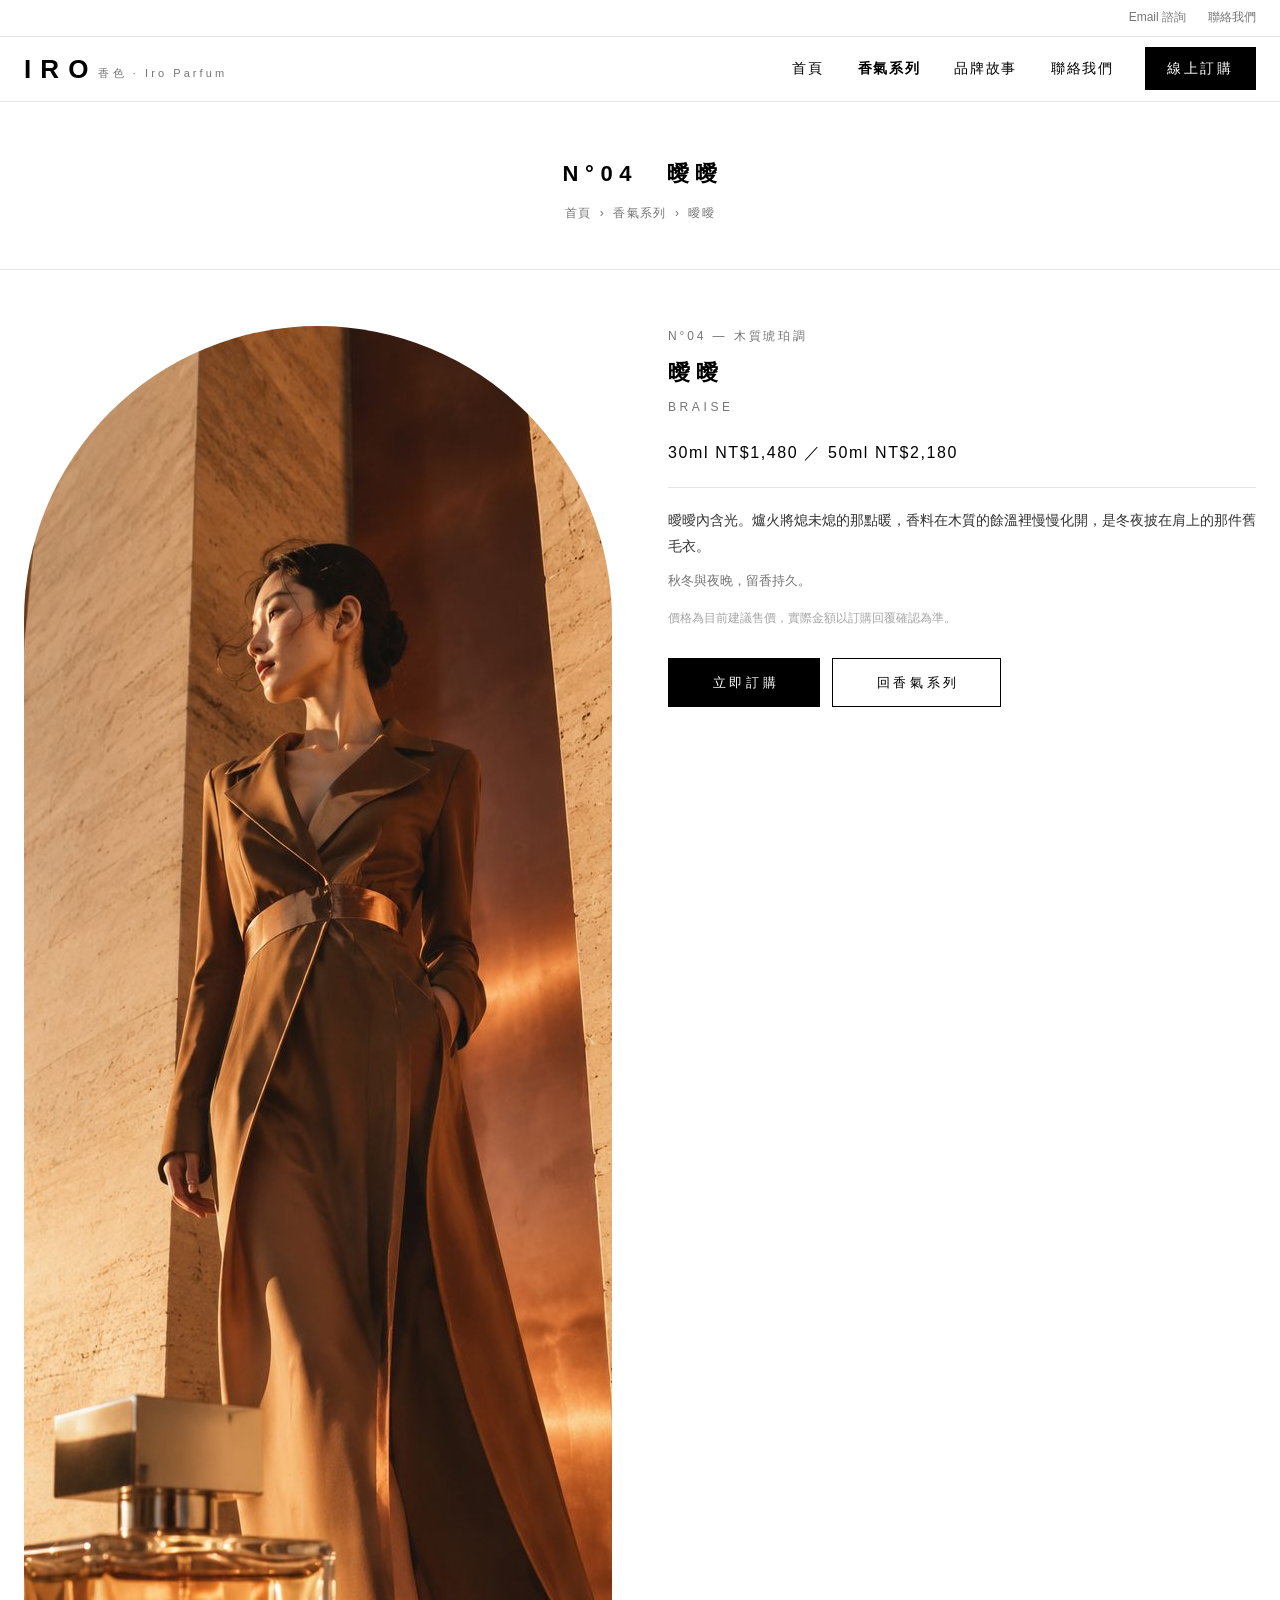
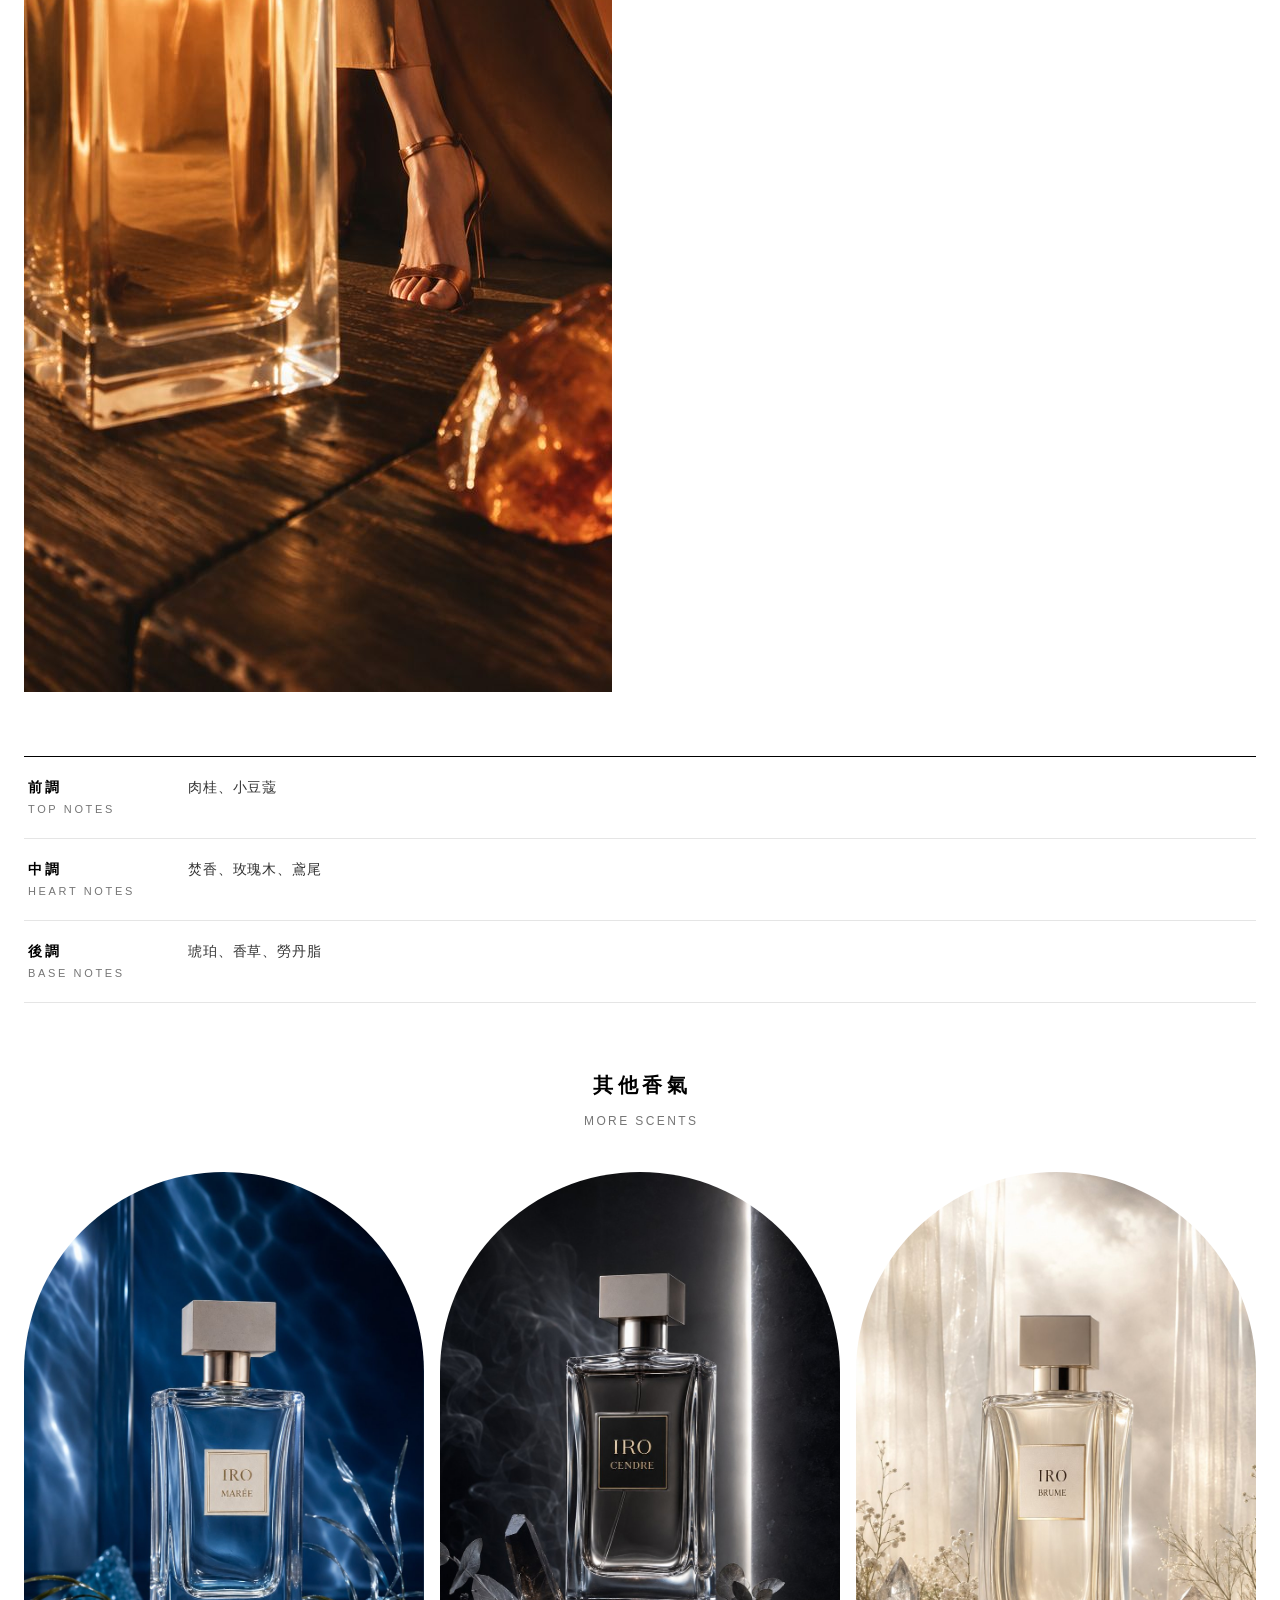
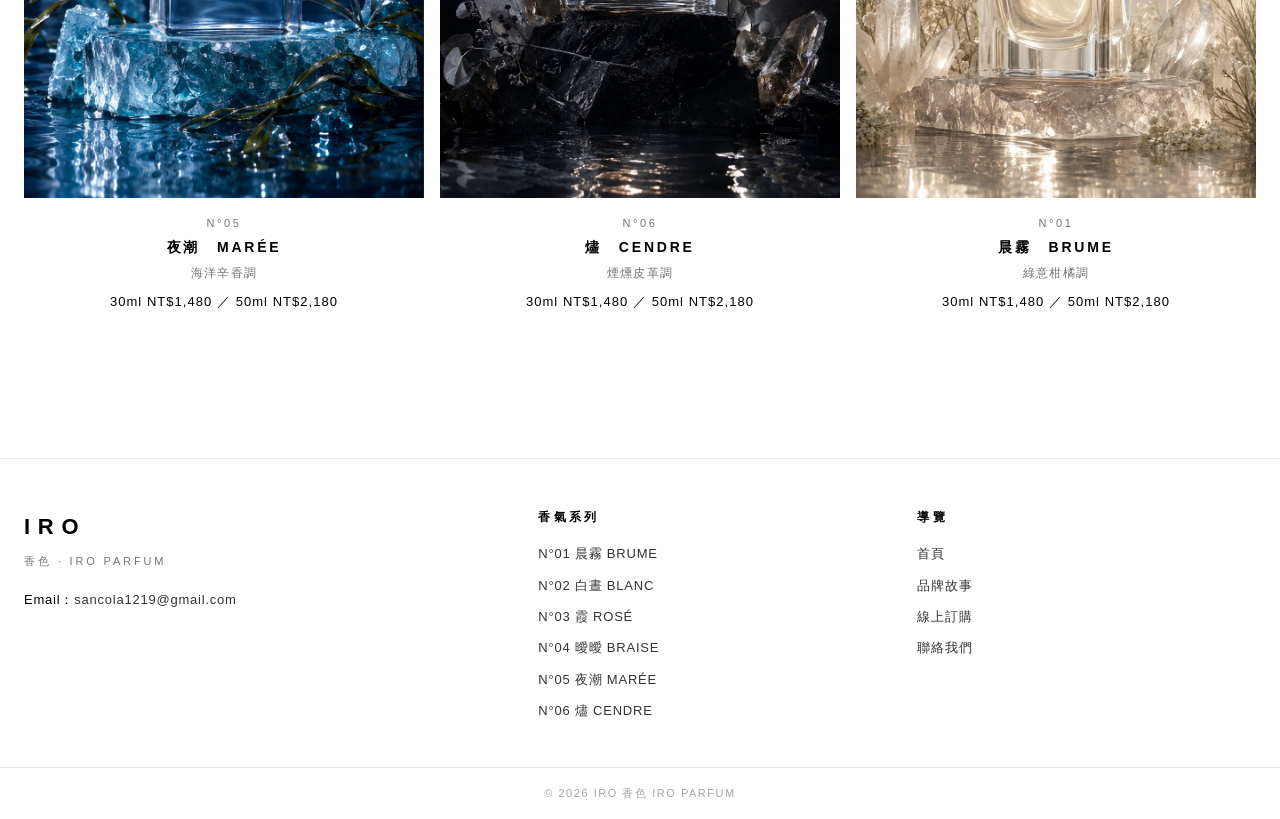
<file: product-ember.html>
<!DOCTYPE html>
<html lang="zh-Hant">
<head>
<meta charset="UTF-8">
<meta name="viewport" content="width=device-width, initial-scale=1.0">
<title>N°04 曖曖 BRAISE｜木質琥珀調｜IRO 香色</title>
<meta name="description" content="IRO 香色 N°04「曖曖」BRAISE，木質琥珀調。前調肉桂、小豆蔻；中調焚香、玫瑰木、鳶尾；後調琥珀、香草、勞丹脂。秋冬與夜晚，留香持久。">
<meta property="og:site_name" content="IRO 香色 Iro Parfum">
<meta property="og:locale" content="zh_TW">
<meta property="og:type" content="website">
<meta property="og:title" content="N°04 曖曖 BRAISE｜木質琥珀調｜IRO 香色">
<meta property="og:description" content="IRO 香色 N°04「曖曖」BRAISE，木質琥珀調。前調肉桂、小豆蔻；中調焚香、玫瑰木、鳶尾；後調琥珀、香草、勞丹脂。秋冬與夜晚，留香持久。">
<meta property="og:url" content="https://iro-parfum.pages.dev/product-ember.html">
<meta property="og:image" content="https://iro-parfum.pages.dev/images/og-cover.png">
<link rel="canonical" href="https://iro-parfum.pages.dev/product-ember.html">
<link rel="icon" href="favicon.ico" sizes="32x32">
<link rel="icon" type="image/svg+xml" href="images/favicon.svg">
<link rel="apple-touch-icon" href="apple-touch-icon.png">
<link rel="stylesheet" href="css/style.css">
</head>
<body>
<div class="top-bar">
  <div class="top-bar-inner">
    <a href="mailto:sancola1219@gmail.com">Email 諮詢</a>
    <a href="contact.html">聯絡我們</a>
  </div>
</div>
<header class="site-header">
  <div class="header-inner">
    <a class="brand" href="index.html" aria-label="IRO 香色首頁">
      <span class="brand-mark">IRO</span>
      <span class="brand-sub">香色 · Iro Parfum</span>
    </a>
    <button class="nav-toggle" aria-label="開啟選單" aria-expanded="false">
      <svg viewBox="0 0 24 24" width="22" height="22" fill="none" stroke="currentColor" stroke-width="1.5" stroke-linecap="round"><path d="M3 6h18M3 12h18M3 18h18"/></svg>
    </button>
    <nav class="main-nav">
      <a href="index.html">首頁</a>
      <a href="collection.html" class="active">香氣系列</a>
      <a href="about.html">品牌故事</a>
      <a href="contact.html">聯絡我們</a>
      <a href="order.html" class="nav-cta">線上訂購</a>
    </nav>
  </div>
</header>
<div class="page-hero">
  <h1>N°04　曖曖</h1>
  <div class="breadcrumb"><a href="index.html">首頁</a><span class="sep">›</span><a href="collection.html">香氣系列</a><span class="sep">›</span>曖曖</div>
</div>
<section class="container">
  <div class="product-detail">
    <div class="pd-img">
      <img src="images/scent-ember.jpg" alt="N°04 曖曖 BRAISE 形象照" width="800" height="1966">
    </div>
    <div class="pd-info">
      <div class="pd-no">N°04 — 木質琥珀調</div>
      <h1>曖曖</h1>
      <div class="pd-en">BRAISE</div>
      <div class="pd-price">30ml NT$1,480 ／ 50ml NT$2,180</div>
      <p class="pd-desc">曖曖內含光。爐火將熄未熄的那點暖，香料在木質的餘溫裡慢慢化開，是冬夜披在肩上的那件舊毛衣。</p>
      <p class="pd-mood">秋冬與夜晚，留香持久。</p>
      <p class="pd-note">價格為目前建議售價，實際金額以訂購回覆確認為準。</p>
      <div class="pd-actions">
        <a class="btn btn-solid" href="order.html?scent=%E6%9B%96%E6%9B%96">立即訂購</a>
        <a class="btn" href="collection.html">回香氣系列</a>
      </div>
    </div>
  </div>

  <dl class="notes-table">
    <div class="row"><dt>前調<span>Top Notes</span></dt><dd>肉桂、小豆蔻</dd></div>
    <div class="row"><dt>中調<span>Heart Notes</span></dt><dd>焚香、玫瑰木、鳶尾</dd></div>
    <div class="row"><dt>後調<span>Base Notes</span></dt><dd>琥珀、香草、勞丹脂</dd></div>
  </dl>
</section>

<section class="section">
  <div class="container">
    <h2 class="section-title">其他香氣</h2>
    <p class="section-sub">MORE SCENTS</p>
    <div class="product-grid cols-3">
      <a class="product-card reveal" href="product-maree.html">
        <div class="card-media">
          <img src="images/bottle-maree.jpg" alt="N°05 夜潮 MARÉE 香水瓶" width="900" height="1407" loading="lazy">
        </div>
        <div class="p-no">N°05</div>
        <div class="p-name">夜潮　MARÉE</div>
        <div class="p-family">海洋辛香調</div>
        <div class="p-price">30ml NT$1,480 ／ 50ml NT$2,180</div>
      </a>
      <a class="product-card reveal" href="product-cendre.html">
        <div class="card-media">
          <img src="images/bottle-cendre.jpg" alt="N°06 燼 CENDRE 香水瓶" width="900" height="1407" loading="lazy">
        </div>
        <div class="p-no">N°06</div>
        <div class="p-name">燼　CENDRE</div>
        <div class="p-family">煙燻皮革調</div>
        <div class="p-price">30ml NT$1,480 ／ 50ml NT$2,180</div>
      </a>
      <a class="product-card reveal" href="product-brume.html">
        <div class="card-media">
          <img src="images/bottle-brume.jpg" alt="N°01 晨霧 BRUME 香水瓶" width="900" height="1407" loading="lazy">
        </div>
        <div class="p-no">N°01</div>
        <div class="p-name">晨霧　BRUME</div>
        <div class="p-family">綠意柑橘調</div>
        <div class="p-price">30ml NT$1,480 ／ 50ml NT$2,180</div>
      </a>
    </div>
  </div>
</section>

<footer class="site-footer">
  <div class="footer-inner">
    <div>
      <div class="f-brand">IRO</div>
      <div class="f-sub">香色 · IRO PARFUM</div>
      <ul style="margin-top:16px;list-style:none">
        <li>Email：<a href="mailto:sancola1219@gmail.com">sancola1219@gmail.com</a></li>
      </ul>
    </div>
    <div>
      <h3>香氣系列</h3>
      <ul>
        <li><a href="product-brume.html">N°01 晨霧 BRUME</a></li>
        <li><a href="product-blanc.html">N°02 白晝 BLANC</a></li>
        <li><a href="product-rosee.html">N°03 霞 ROSÉ</a></li>
        <li><a href="product-ember.html">N°04 曖曖 BRAISE</a></li>
        <li><a href="product-maree.html">N°05 夜潮 MARÉE</a></li>
        <li><a href="product-cendre.html">N°06 燼 CENDRE</a></li>
      </ul>
    </div>
    <div>
      <h3>導覽</h3>
      <ul>
        <li><a href="index.html">首頁</a></li>
        <li><a href="about.html">品牌故事</a></li>
        <li><a href="order.html">線上訂購</a></li>
        <li><a href="contact.html">聯絡我們</a></li>
      </ul>
    </div>
  </div>
  <div class="footer-bottom">© <span class="js-year">2026</span> IRO 香色 IRO PARFUM</div>
</footer>

<script src="js/main.js"></script>
</body>
</html>
</file>
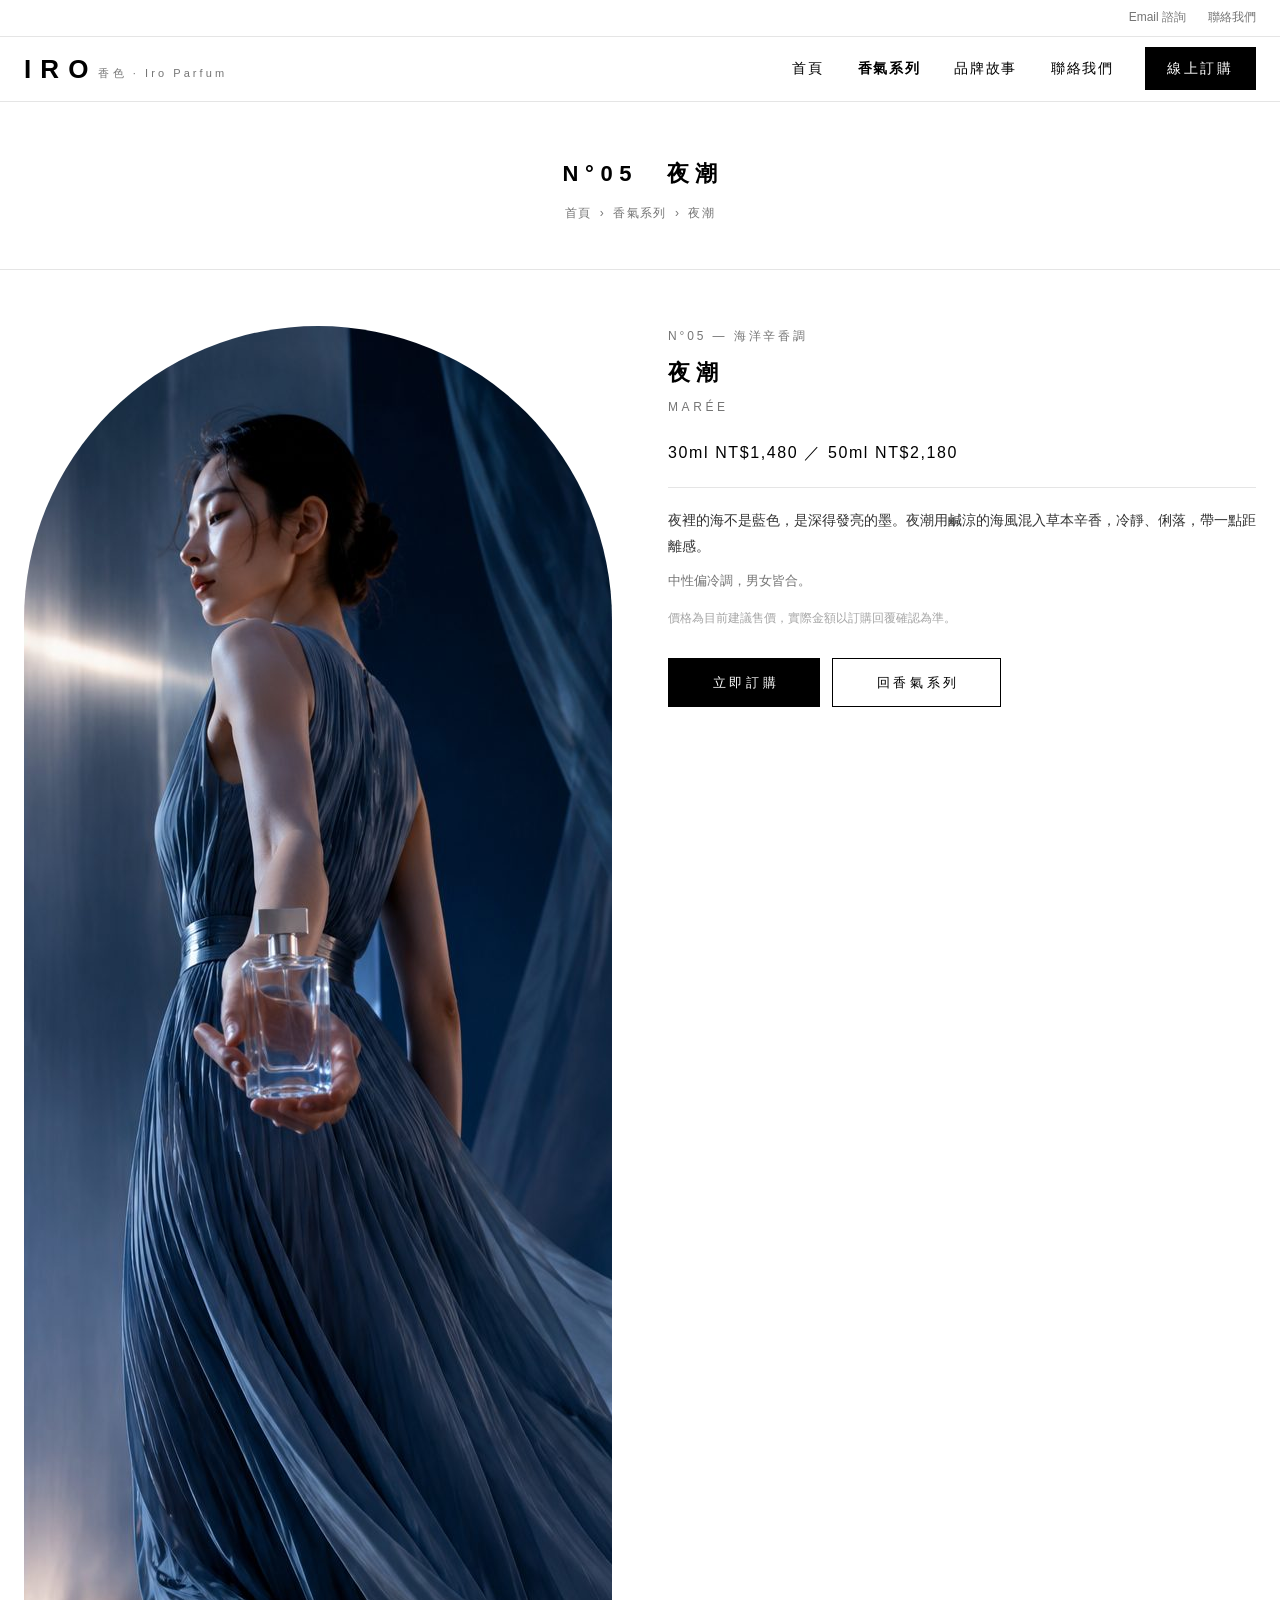
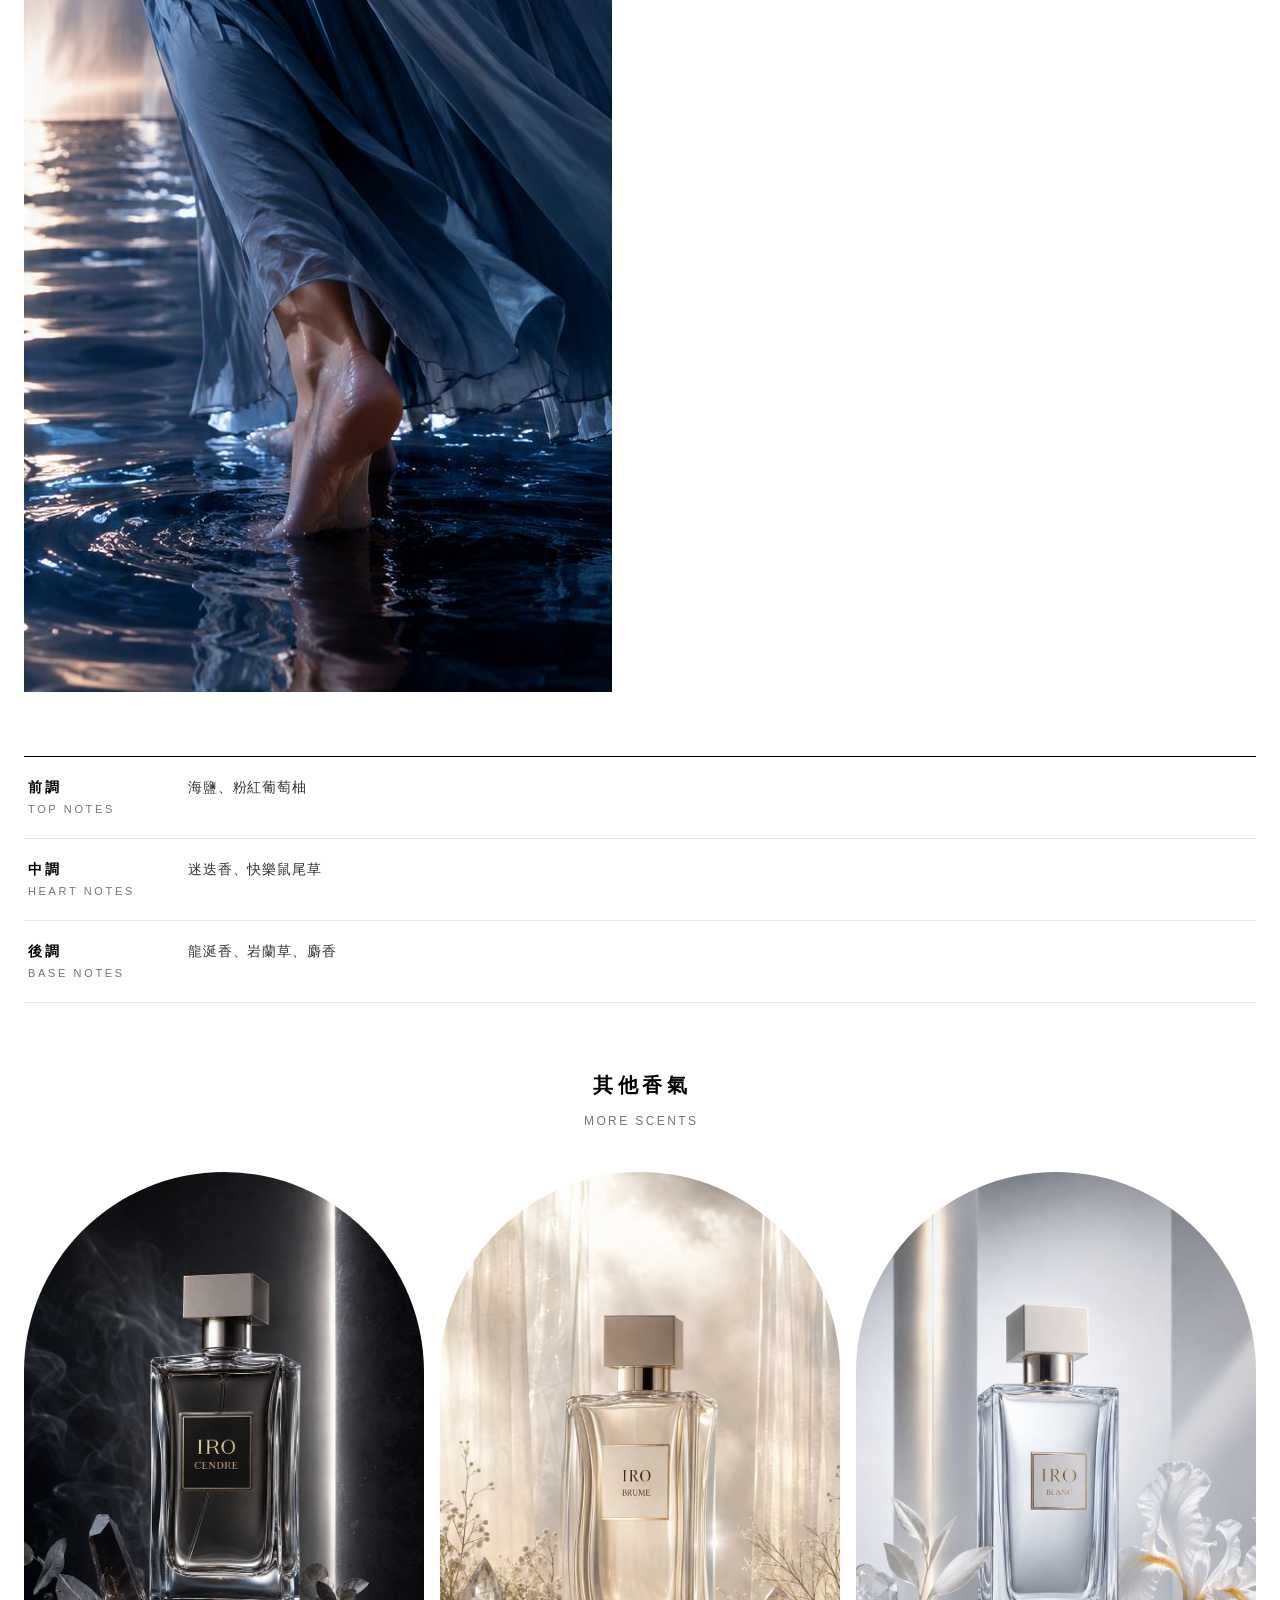
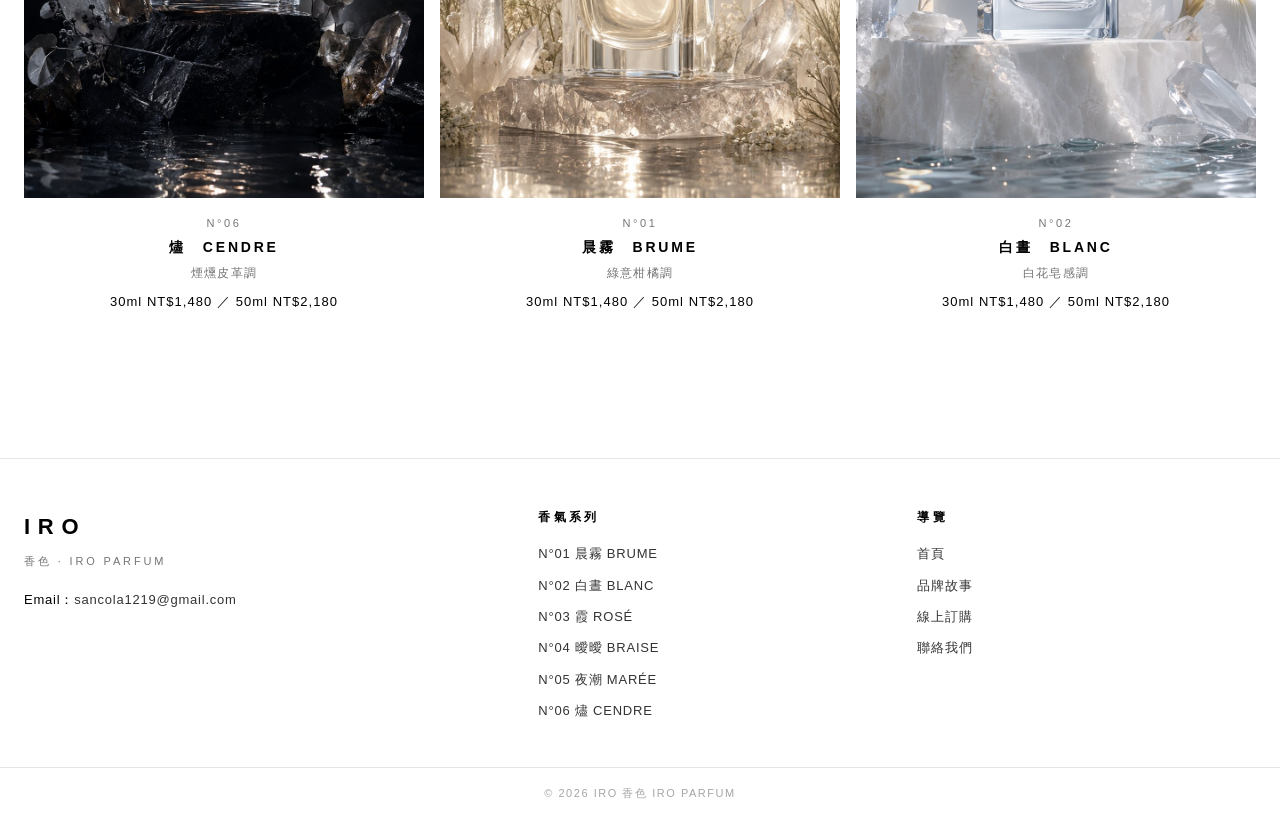
<file: product-maree.html>
<!DOCTYPE html>
<html lang="zh-Hant">
<head>
<meta charset="UTF-8">
<meta name="viewport" content="width=device-width, initial-scale=1.0">
<title>N°05 夜潮 MARÉE｜海洋辛香調｜IRO 香色</title>
<meta name="description" content="IRO 香色 N°05「夜潮」MARÉE，海洋辛香調。前調海鹽、粉紅葡萄柚；中調迷迭香、快樂鼠尾草；後調龍涎香、岩蘭草、麝香。中性偏冷調，男女皆合。">
<meta property="og:site_name" content="IRO 香色 Iro Parfum">
<meta property="og:locale" content="zh_TW">
<meta property="og:type" content="website">
<meta property="og:title" content="N°05 夜潮 MARÉE｜海洋辛香調｜IRO 香色">
<meta property="og:description" content="IRO 香色 N°05「夜潮」MARÉE，海洋辛香調。前調海鹽、粉紅葡萄柚；中調迷迭香、快樂鼠尾草；後調龍涎香、岩蘭草、麝香。中性偏冷調，男女皆合。">
<meta property="og:url" content="https://iro-parfum.pages.dev/product-maree.html">
<meta property="og:image" content="https://iro-parfum.pages.dev/images/og-cover.png">
<link rel="canonical" href="https://iro-parfum.pages.dev/product-maree.html">
<link rel="icon" href="favicon.ico" sizes="32x32">
<link rel="icon" type="image/svg+xml" href="images/favicon.svg">
<link rel="apple-touch-icon" href="apple-touch-icon.png">
<link rel="stylesheet" href="css/style.css">
</head>
<body>
<div class="top-bar">
  <div class="top-bar-inner">
    <a href="mailto:sancola1219@gmail.com">Email 諮詢</a>
    <a href="contact.html">聯絡我們</a>
  </div>
</div>
<header class="site-header">
  <div class="header-inner">
    <a class="brand" href="index.html" aria-label="IRO 香色首頁">
      <span class="brand-mark">IRO</span>
      <span class="brand-sub">香色 · Iro Parfum</span>
    </a>
    <button class="nav-toggle" aria-label="開啟選單" aria-expanded="false">
      <svg viewBox="0 0 24 24" width="22" height="22" fill="none" stroke="currentColor" stroke-width="1.5" stroke-linecap="round"><path d="M3 6h18M3 12h18M3 18h18"/></svg>
    </button>
    <nav class="main-nav">
      <a href="index.html">首頁</a>
      <a href="collection.html" class="active">香氣系列</a>
      <a href="about.html">品牌故事</a>
      <a href="contact.html">聯絡我們</a>
      <a href="order.html" class="nav-cta">線上訂購</a>
    </nav>
  </div>
</header>
<div class="page-hero">
  <h1>N°05　夜潮</h1>
  <div class="breadcrumb"><a href="index.html">首頁</a><span class="sep">›</span><a href="collection.html">香氣系列</a><span class="sep">›</span>夜潮</div>
</div>
<section class="container">
  <div class="product-detail">
    <div class="pd-img">
      <img src="images/scent-maree.jpg" alt="N°05 夜潮 MARÉE 形象照" width="800" height="1966">
    </div>
    <div class="pd-info">
      <div class="pd-no">N°05 — 海洋辛香調</div>
      <h1>夜潮</h1>
      <div class="pd-en">MARÉE</div>
      <div class="pd-price">30ml NT$1,480 ／ 50ml NT$2,180</div>
      <p class="pd-desc">夜裡的海不是藍色，是深得發亮的墨。夜潮用鹹涼的海風混入草本辛香，冷靜、俐落，帶一點距離感。</p>
      <p class="pd-mood">中性偏冷調，男女皆合。</p>
      <p class="pd-note">價格為目前建議售價，實際金額以訂購回覆確認為準。</p>
      <div class="pd-actions">
        <a class="btn btn-solid" href="order.html?scent=%E5%A4%9C%E6%BD%AE">立即訂購</a>
        <a class="btn" href="collection.html">回香氣系列</a>
      </div>
    </div>
  </div>

  <dl class="notes-table">
    <div class="row"><dt>前調<span>Top Notes</span></dt><dd>海鹽、粉紅葡萄柚</dd></div>
    <div class="row"><dt>中調<span>Heart Notes</span></dt><dd>迷迭香、快樂鼠尾草</dd></div>
    <div class="row"><dt>後調<span>Base Notes</span></dt><dd>龍涎香、岩蘭草、麝香</dd></div>
  </dl>
</section>

<section class="section">
  <div class="container">
    <h2 class="section-title">其他香氣</h2>
    <p class="section-sub">MORE SCENTS</p>
    <div class="product-grid cols-3">
      <a class="product-card reveal" href="product-cendre.html">
        <div class="card-media">
          <img src="images/bottle-cendre.jpg" alt="N°06 燼 CENDRE 香水瓶" width="900" height="1407" loading="lazy">
        </div>
        <div class="p-no">N°06</div>
        <div class="p-name">燼　CENDRE</div>
        <div class="p-family">煙燻皮革調</div>
        <div class="p-price">30ml NT$1,480 ／ 50ml NT$2,180</div>
      </a>
      <a class="product-card reveal" href="product-brume.html">
        <div class="card-media">
          <img src="images/bottle-brume.jpg" alt="N°01 晨霧 BRUME 香水瓶" width="900" height="1407" loading="lazy">
        </div>
        <div class="p-no">N°01</div>
        <div class="p-name">晨霧　BRUME</div>
        <div class="p-family">綠意柑橘調</div>
        <div class="p-price">30ml NT$1,480 ／ 50ml NT$2,180</div>
      </a>
      <a class="product-card reveal" href="product-blanc.html">
        <div class="card-media">
          <img src="images/bottle-blanc.jpg" alt="N°02 白晝 BLANC 香水瓶" width="900" height="1407" loading="lazy">
        </div>
        <div class="p-no">N°02</div>
        <div class="p-name">白晝　BLANC</div>
        <div class="p-family">白花皂感調</div>
        <div class="p-price">30ml NT$1,480 ／ 50ml NT$2,180</div>
      </a>
    </div>
  </div>
</section>

<footer class="site-footer">
  <div class="footer-inner">
    <div>
      <div class="f-brand">IRO</div>
      <div class="f-sub">香色 · IRO PARFUM</div>
      <ul style="margin-top:16px;list-style:none">
        <li>Email：<a href="mailto:sancola1219@gmail.com">sancola1219@gmail.com</a></li>
      </ul>
    </div>
    <div>
      <h3>香氣系列</h3>
      <ul>
        <li><a href="product-brume.html">N°01 晨霧 BRUME</a></li>
        <li><a href="product-blanc.html">N°02 白晝 BLANC</a></li>
        <li><a href="product-rosee.html">N°03 霞 ROSÉ</a></li>
        <li><a href="product-ember.html">N°04 曖曖 BRAISE</a></li>
        <li><a href="product-maree.html">N°05 夜潮 MARÉE</a></li>
        <li><a href="product-cendre.html">N°06 燼 CENDRE</a></li>
      </ul>
    </div>
    <div>
      <h3>導覽</h3>
      <ul>
        <li><a href="index.html">首頁</a></li>
        <li><a href="about.html">品牌故事</a></li>
        <li><a href="order.html">線上訂購</a></li>
        <li><a href="contact.html">聯絡我們</a></li>
      </ul>
    </div>
  </div>
  <div class="footer-bottom">© <span class="js-year">2026</span> IRO 香色 IRO PARFUM</div>
</footer>

<script src="js/main.js"></script>
</body>
</html>
</file>
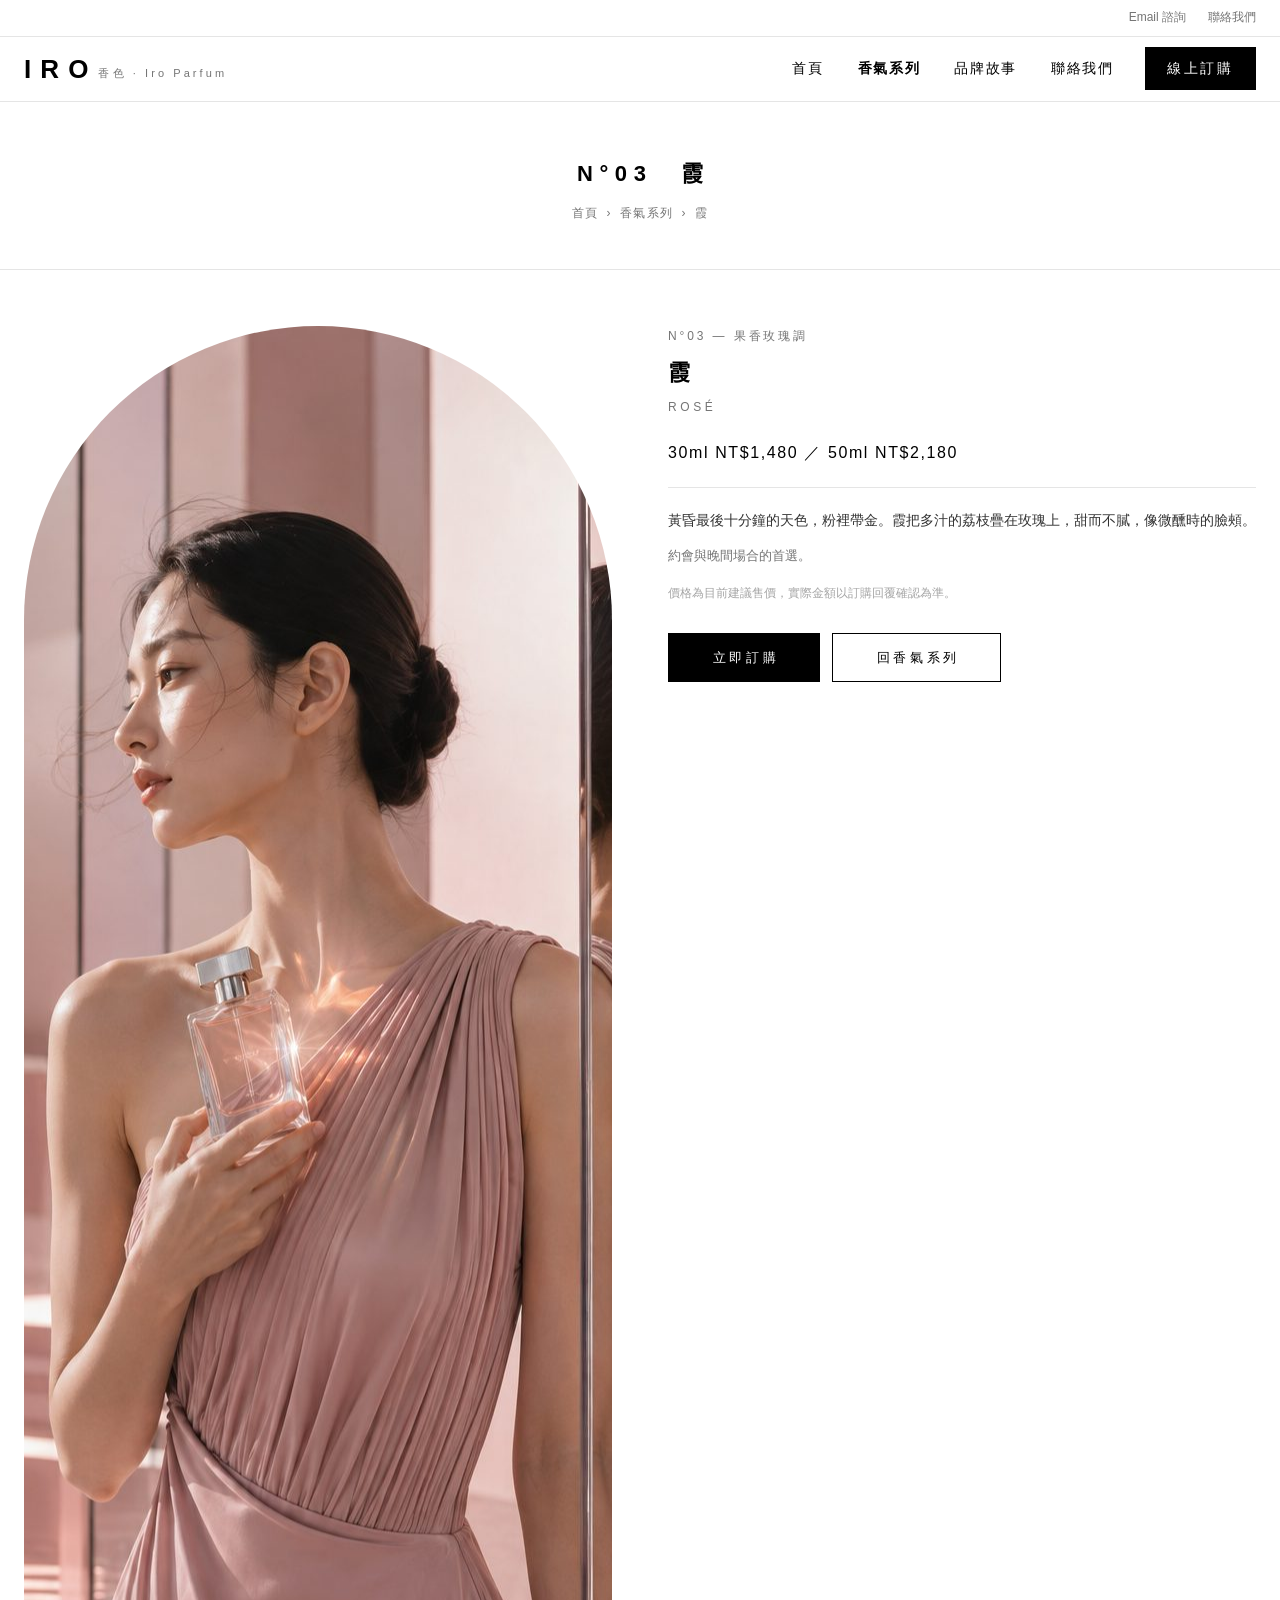
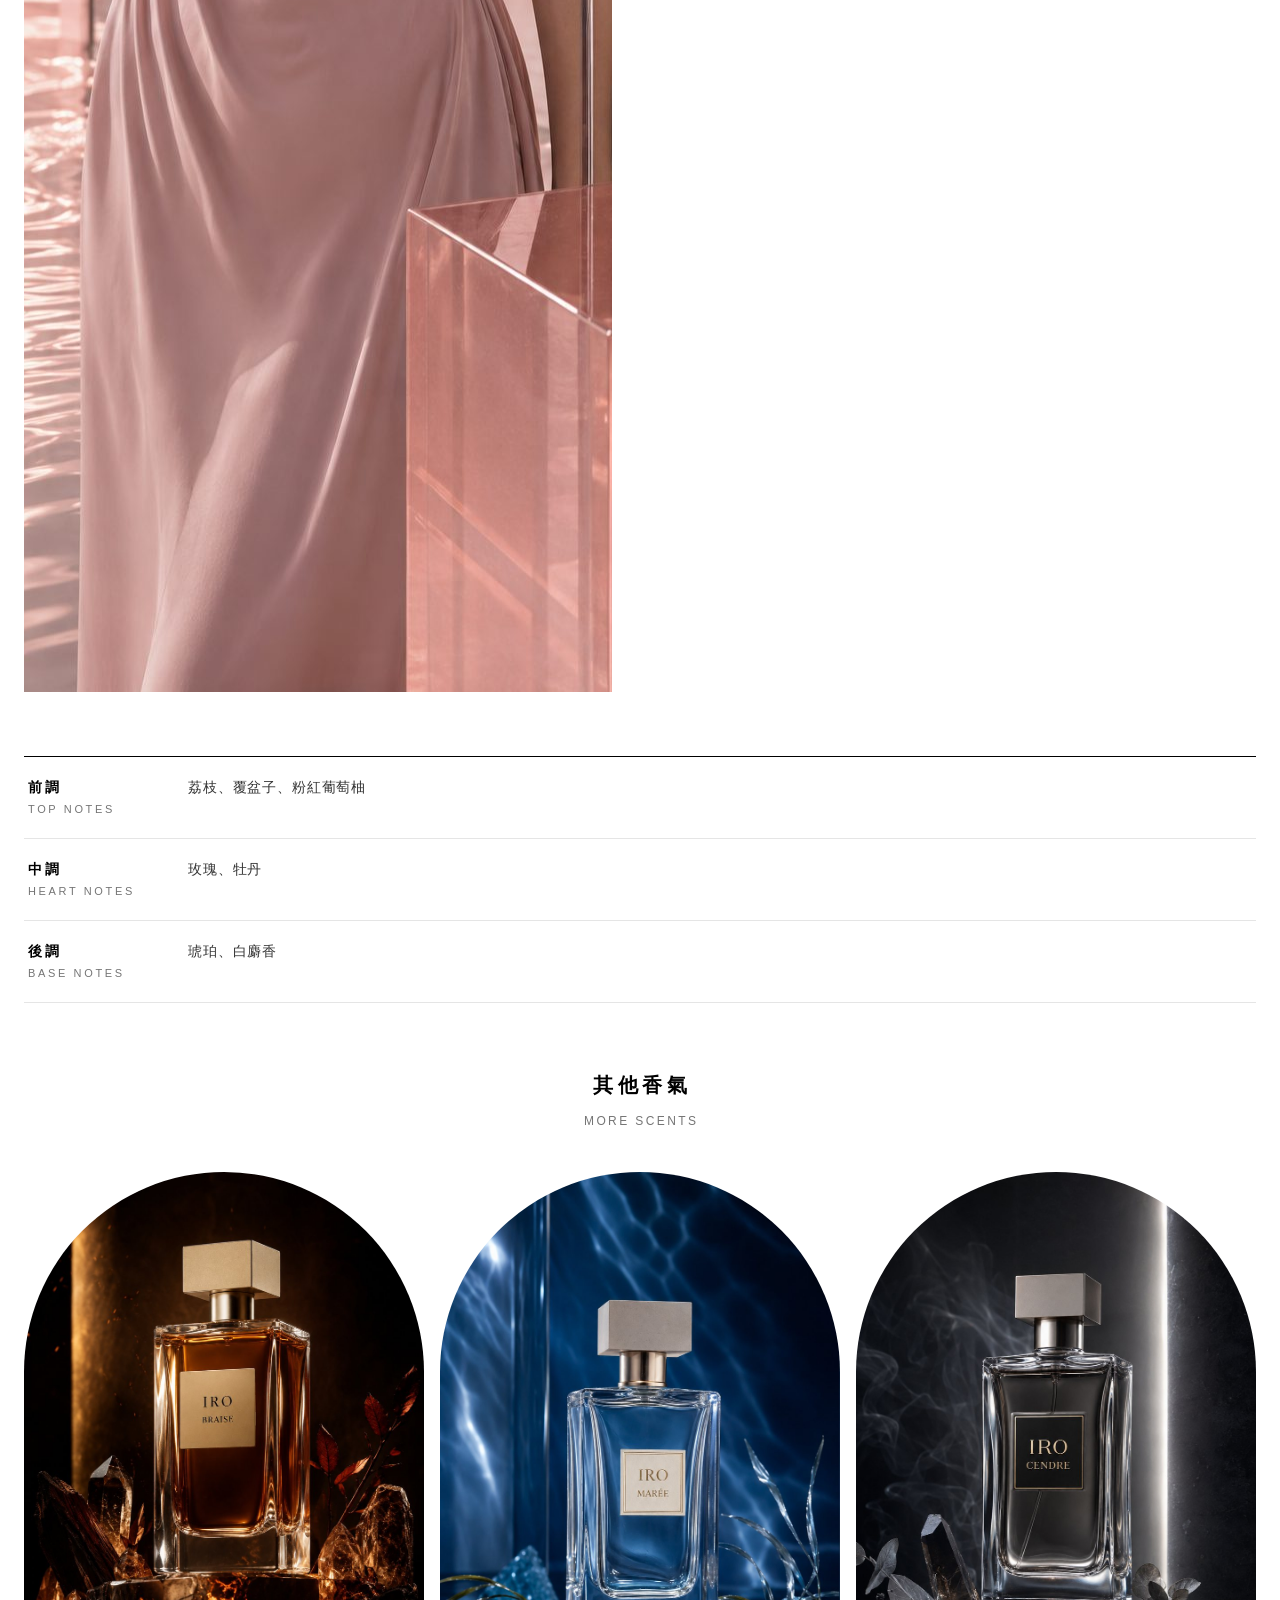
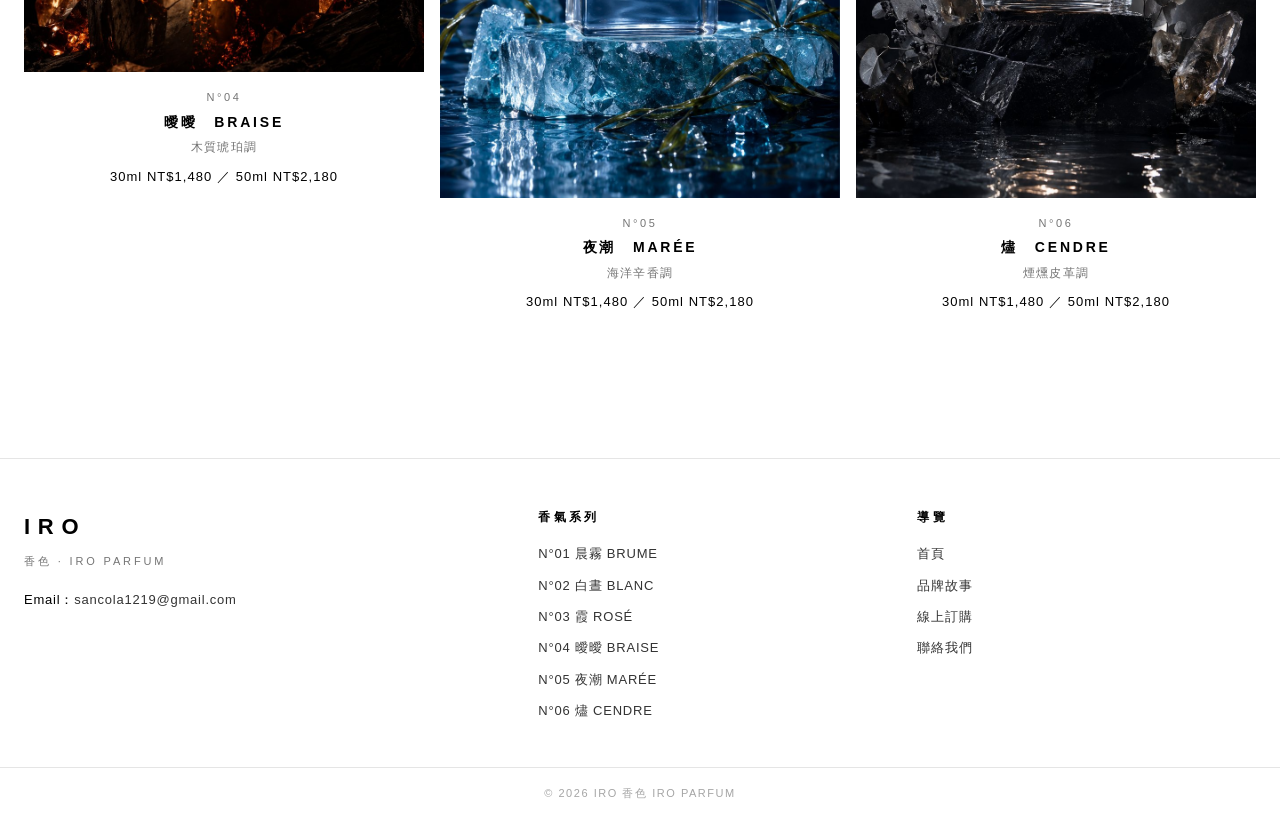
<file: product-rosee.html>
<!DOCTYPE html>
<html lang="zh-Hant">
<head>
<meta charset="UTF-8">
<meta name="viewport" content="width=device-width, initial-scale=1.0">
<title>N°03 霞 ROSÉ｜果香玫瑰調｜IRO 香色</title>
<meta name="description" content="IRO 香色 N°03「霞」ROSÉ，果香玫瑰調。前調荔枝、覆盆子、粉紅葡萄柚；中調玫瑰、牡丹；後調琥珀、白麝香。約會與晚間場合的首選。">
<meta property="og:site_name" content="IRO 香色 Iro Parfum">
<meta property="og:locale" content="zh_TW">
<meta property="og:type" content="website">
<meta property="og:title" content="N°03 霞 ROSÉ｜果香玫瑰調｜IRO 香色">
<meta property="og:description" content="IRO 香色 N°03「霞」ROSÉ，果香玫瑰調。前調荔枝、覆盆子、粉紅葡萄柚；中調玫瑰、牡丹；後調琥珀、白麝香。約會與晚間場合的首選。">
<meta property="og:url" content="https://iro-parfum.pages.dev/product-rosee.html">
<meta property="og:image" content="https://iro-parfum.pages.dev/images/og-cover.png">
<link rel="canonical" href="https://iro-parfum.pages.dev/product-rosee.html">
<link rel="icon" href="favicon.ico" sizes="32x32">
<link rel="icon" type="image/svg+xml" href="images/favicon.svg">
<link rel="apple-touch-icon" href="apple-touch-icon.png">
<link rel="stylesheet" href="css/style.css">
</head>
<body>
<div class="top-bar">
  <div class="top-bar-inner">
    <a href="mailto:sancola1219@gmail.com">Email 諮詢</a>
    <a href="contact.html">聯絡我們</a>
  </div>
</div>
<header class="site-header">
  <div class="header-inner">
    <a class="brand" href="index.html" aria-label="IRO 香色首頁">
      <span class="brand-mark">IRO</span>
      <span class="brand-sub">香色 · Iro Parfum</span>
    </a>
    <button class="nav-toggle" aria-label="開啟選單" aria-expanded="false">
      <svg viewBox="0 0 24 24" width="22" height="22" fill="none" stroke="currentColor" stroke-width="1.5" stroke-linecap="round"><path d="M3 6h18M3 12h18M3 18h18"/></svg>
    </button>
    <nav class="main-nav">
      <a href="index.html">首頁</a>
      <a href="collection.html" class="active">香氣系列</a>
      <a href="about.html">品牌故事</a>
      <a href="contact.html">聯絡我們</a>
      <a href="order.html" class="nav-cta">線上訂購</a>
    </nav>
  </div>
</header>
<div class="page-hero">
  <h1>N°03　霞</h1>
  <div class="breadcrumb"><a href="index.html">首頁</a><span class="sep">›</span><a href="collection.html">香氣系列</a><span class="sep">›</span>霞</div>
</div>
<section class="container">
  <div class="product-detail">
    <div class="pd-img">
      <img src="images/scent-rosee.jpg" alt="N°03 霞 ROSÉ 形象照" width="800" height="1966">
    </div>
    <div class="pd-info">
      <div class="pd-no">N°03 — 果香玫瑰調</div>
      <h1>霞</h1>
      <div class="pd-en">ROSÉ</div>
      <div class="pd-price">30ml NT$1,480 ／ 50ml NT$2,180</div>
      <p class="pd-desc">黃昏最後十分鐘的天色，粉裡帶金。霞把多汁的荔枝疊在玫瑰上，甜而不膩，像微醺時的臉頰。</p>
      <p class="pd-mood">約會與晚間場合的首選。</p>
      <p class="pd-note">價格為目前建議售價，實際金額以訂購回覆確認為準。</p>
      <div class="pd-actions">
        <a class="btn btn-solid" href="order.html?scent=%E9%9C%9E">立即訂購</a>
        <a class="btn" href="collection.html">回香氣系列</a>
      </div>
    </div>
  </div>

  <dl class="notes-table">
    <div class="row"><dt>前調<span>Top Notes</span></dt><dd>荔枝、覆盆子、粉紅葡萄柚</dd></div>
    <div class="row"><dt>中調<span>Heart Notes</span></dt><dd>玫瑰、牡丹</dd></div>
    <div class="row"><dt>後調<span>Base Notes</span></dt><dd>琥珀、白麝香</dd></div>
  </dl>
</section>

<section class="section">
  <div class="container">
    <h2 class="section-title">其他香氣</h2>
    <p class="section-sub">MORE SCENTS</p>
    <div class="product-grid cols-3">
      <a class="product-card reveal" href="product-ember.html">
        <div class="card-media">
          <img src="images/bottle-ember.jpg" alt="N°04 曖曖 BRAISE 香水瓶" width="900" height="1125" loading="lazy">
        </div>
        <div class="p-no">N°04</div>
        <div class="p-name">曖曖　BRAISE</div>
        <div class="p-family">木質琥珀調</div>
        <div class="p-price">30ml NT$1,480 ／ 50ml NT$2,180</div>
      </a>
      <a class="product-card reveal" href="product-maree.html">
        <div class="card-media">
          <img src="images/bottle-maree.jpg" alt="N°05 夜潮 MARÉE 香水瓶" width="900" height="1407" loading="lazy">
        </div>
        <div class="p-no">N°05</div>
        <div class="p-name">夜潮　MARÉE</div>
        <div class="p-family">海洋辛香調</div>
        <div class="p-price">30ml NT$1,480 ／ 50ml NT$2,180</div>
      </a>
      <a class="product-card reveal" href="product-cendre.html">
        <div class="card-media">
          <img src="images/bottle-cendre.jpg" alt="N°06 燼 CENDRE 香水瓶" width="900" height="1407" loading="lazy">
        </div>
        <div class="p-no">N°06</div>
        <div class="p-name">燼　CENDRE</div>
        <div class="p-family">煙燻皮革調</div>
        <div class="p-price">30ml NT$1,480 ／ 50ml NT$2,180</div>
      </a>
    </div>
  </div>
</section>

<footer class="site-footer">
  <div class="footer-inner">
    <div>
      <div class="f-brand">IRO</div>
      <div class="f-sub">香色 · IRO PARFUM</div>
      <ul style="margin-top:16px;list-style:none">
        <li>Email：<a href="mailto:sancola1219@gmail.com">sancola1219@gmail.com</a></li>
      </ul>
    </div>
    <div>
      <h3>香氣系列</h3>
      <ul>
        <li><a href="product-brume.html">N°01 晨霧 BRUME</a></li>
        <li><a href="product-blanc.html">N°02 白晝 BLANC</a></li>
        <li><a href="product-rosee.html">N°03 霞 ROSÉ</a></li>
        <li><a href="product-ember.html">N°04 曖曖 BRAISE</a></li>
        <li><a href="product-maree.html">N°05 夜潮 MARÉE</a></li>
        <li><a href="product-cendre.html">N°06 燼 CENDRE</a></li>
      </ul>
    </div>
    <div>
      <h3>導覽</h3>
      <ul>
        <li><a href="index.html">首頁</a></li>
        <li><a href="about.html">品牌故事</a></li>
        <li><a href="order.html">線上訂購</a></li>
        <li><a href="contact.html">聯絡我們</a></li>
      </ul>
    </div>
  </div>
  <div class="footer-bottom">© <span class="js-year">2026</span> IRO 香色 IRO PARFUM</div>
</footer>

<script src="js/main.js"></script>
</body>
</html>
</file>
<file: css/style.css>
/* ============================================
   IRO 香色 Iro Parfum — 照片優先極簡風格
   （黑白、方正、滿版影像）
   ============================================ */
:root {
  --black: #000;
  --white: #fff;
  --gray: #757575;
  --gray-light: #a5a5a5;
  --line: #e5e5e5;
  --sans: Helvetica, Arial, "PingFang TC", "微軟正黑體", "Noto Sans TC", sans-serif;
}

* { margin: 0; padding: 0; box-sizing: border-box; }

html { scroll-behavior: smooth; }
[id] { scroll-margin-top: 110px; }

body {
  font-family: var(--sans);
  font-size: 14px;
  color: var(--black);
  background: var(--white);
  line-height: 1.8;
  -webkit-font-smoothing: antialiased;
}

img { max-width: 100%; display: block; }
a { color: var(--black); text-decoration: none; }
a:hover { opacity: 0.6; }

.container { max-width: 1300px; margin: 0 auto; padding: 0 24px; }
.container-narrow { max-width: 860px; margin: 0 auto; padding: 0 24px; }

/* ---------- Header ---------- */
.top-bar {
  border-bottom: 1px solid var(--line);
  font-size: 12px;
}
.top-bar-inner {
  display: flex;
  justify-content: flex-end;
  gap: 22px;
  padding: 7px 24px;
  max-width: 1300px;
  margin: 0 auto;
}
.top-bar a { color: var(--gray); }

.site-header {
  position: sticky;
  top: 0;
  z-index: 100;
  background: var(--white);
  border-bottom: 1px solid var(--line);
}
.header-inner {
  display: flex;
  align-items: center;
  justify-content: space-between;
  height: 64px;
  max-width: 1300px;
  margin: 0 auto;
  padding: 0 24px;
}
.brand { display: flex; align-items: baseline; gap: 10px; }
.brand .brand-mark {
  font-size: 26px;
  font-weight: 700;
  letter-spacing: 0.35em;
  margin-right: -0.35em;
}
.brand .brand-sub {
  font-size: 11px;
  letter-spacing: 0.28em;
  color: var(--gray);
}
.main-nav { display: flex; align-items: center; gap: 4px; }
.main-nav a {
  padding: 8px 15px;
  font-size: 14px;
  letter-spacing: 0.12em;
}
.main-nav a:hover { opacity: 1; text-decoration: underline; text-underline-offset: 6px; }
.main-nav a.active { font-weight: 700; }
.main-nav a.nav-cta {
  background: var(--black);
  color: var(--white);
  padding: 9px 22px;
  margin-left: 12px;
  letter-spacing: 0.2em;
}
.main-nav a.nav-cta:hover { opacity: 0.75; text-decoration: none; }

.nav-toggle {
  display: none;
  background: none;
  border: none;
  min-width: 44px;
  min-height: 44px;
  align-items: center;
  justify-content: center;
  cursor: pointer;
  color: var(--black);
}

/* ---------- Hero carousel ---------- */
.hero-carousel { position: relative; overflow: hidden; }
.hero-carousel .slide {
  display: none;
  width: 100%;
}
.hero-carousel .slide.active { display: block; }
.hero-carousel .slide img {
  width: 100%;
  aspect-ratio: 1920 / 850;
  object-fit: cover;
}
.hero-carousel .dots {
  position: absolute;
  bottom: 16px;
  left: 0;
  right: 0;
  display: flex;
  justify-content: center;
  gap: 10px;
}
.hero-carousel .dots button {
  width: 8px;
  height: 8px;
  border-radius: 50%;
  border: 1px solid var(--white);
  background: transparent;
  cursor: pointer;
  padding: 0;
}
.hero-carousel .dots button.active { background: var(--white); }

/* ---------- Strip banner ---------- */
.strip-banner img { width: 100%; aspect-ratio: 1920 / 300; object-fit: cover; }

/* ---------- Sections ---------- */
.section { padding: 64px 0; }
.section-title {
  text-align: center;
  font-size: 20px;
  font-weight: 700;
  letter-spacing: 0.24em;
  text-indent: 0.24em;
  margin-bottom: 8px;
}
.section-sub {
  text-align: center;
  font-size: 12px;
  color: var(--gray);
  letter-spacing: 0.2em;
  text-indent: 0.2em;
  margin-bottom: 40px;
}

/* ---------- Product grid ---------- */
.product-grid {
  display: grid;
  grid-template-columns: repeat(4, 1fr);
  gap: 24px 16px;
}
.product-grid.cols-3 { grid-template-columns: repeat(3, 1fr); }
.product-grid.cols-6 { grid-template-columns: repeat(6, 1fr); gap: 20px 14px; }
.product-grid.cols-6 .p-no { font-size: 10px; }
.product-grid.cols-6 .p-name { font-size: 12px; letter-spacing: 0.12em; }
.product-grid.cols-6 .p-family { font-size: 11px; }
.product-grid.cols-6 .p-price { font-size: 11px; margin-top: 4px; }
.product-card { display: block; text-align: center; }
.product-card .card-media {
  position: relative;
  overflow: hidden;
  border-radius: 999px 999px 0 0;
  margin-bottom: 16px;
}
.product-card .card-media img {
  width: 100%;
  height: auto;
  transition: transform 1.1s cubic-bezier(0.22, 0.61, 0.36, 1);
}
.product-card:hover .card-media img { transform: scale(1.06); }
.product-card .veil {
  position: absolute;
  inset: 0;
  pointer-events: none;
}
.product-card .p-no {
  font-size: 11px;
  color: var(--gray);
  letter-spacing: 0.24em;
}
.product-card .p-name {
  font-size: 14px;
  font-weight: 700;
  letter-spacing: 0.2em;
  margin-top: 2px;
}
.product-card .p-family {
  font-size: 12px;
  color: var(--gray);
  letter-spacing: 0.1em;
  margin-top: 2px;
}
.product-card .p-price {
  font-size: 13px;
  margin-top: 6px;
  letter-spacing: 0.08em;
}

.view-more { text-align: center; margin-top: 44px; }
.view-more a {
  font-size: 13px;
  letter-spacing: 0.3em;
  text-indent: 0.3em;
  border-bottom: 1px solid var(--black);
  padding-bottom: 3px;
}

/* ---------- Collection editorial（香氣系列頁）---------- */
.collection-grid {
  display: grid;
  grid-template-columns: repeat(6, 1fr);
  gap: 32px 14px;
  max-width: 1140px;
  margin: 0 auto;
  padding-bottom: 44px;
}
.collection-item { display: block; }
.collection-item:nth-child(even) { transform: translateY(28px); }
.collection-item .ci-media {
  position: relative;
  overflow: hidden;
  border-radius: 999px 999px 0 0;
}
.collection-item .ci-media img {
  width: 100%;
  height: auto;
  transition: transform 1.2s cubic-bezier(0.22, 0.61, 0.36, 1);
}
.collection-item:hover .ci-media img { transform: scale(1.07); }
.collection-item .ci-veil {
  position: absolute;
  inset: 0;
  pointer-events: none;
}
.collection-item .ci-copy {
  position: absolute;
  bottom: 0;
  left: 0;
  right: 0;
  padding: 14px 6px 12px;
  text-align: center;
  color: #fff;
}
.collection-item .ci-copy .no {
  font-size: 9px;
  letter-spacing: 0.3em;
  text-indent: 0.3em;
  opacity: 0.85;
}
.collection-item .ci-copy h3 {
  font-size: 12px;
  font-weight: 700;
  letter-spacing: 0.16em;
  text-indent: 0.16em;
  margin-top: 2px;
  text-shadow: 0 1px 12px rgba(0, 0, 0, 0.3);
}
.collection-item .ci-copy .family {
  font-size: 10px;
  letter-spacing: 0.1em;
  text-indent: 0.1em;
  opacity: 0.9;
  margin-top: 1px;
}
.collection-item .ci-info {
  text-align: center;
  margin-top: 10px;
  padding: 0 2px;
}
.collection-item .ci-info .vibe {
  font-size: 11.5px;
  color: #333;
  letter-spacing: 0.03em;
  line-height: 1.65;
}
.collection-item .ci-info .who {
  font-size: 10.5px;
  color: var(--gray);
  letter-spacing: 0.02em;
  margin-top: 4px;
  line-height: 1.65;
}

/* ---------- 進場動畫 ---------- */
.reveal {
  opacity: 0;
  transform: translateY(30px);
  transition: opacity 0.9s ease, transform 0.9s ease;
}
.reveal.in { opacity: 1; transform: none; }
.collection-item.reveal.in:nth-child(even) { transform: translateY(28px); }
@media (prefers-reduced-motion: reduce) {
  .reveal { opacity: 1; transform: none; transition: none; }
  .product-card .card-media img, .collection-item .ci-media img { transition: none; }
}

/* ---------- Lookbook ---------- */
.lookbook { position: relative; }
.lookbook img { width: 100%; aspect-ratio: 1920 / 815; object-fit: cover; }
.lookbook .lb-copy {
  position: absolute;
  inset: 0;
  display: flex;
  flex-direction: column;
  align-items: center;
  justify-content: center;
  text-align: center;
  color: var(--white);
  background: rgba(0, 0, 0, 0.18);
  padding: 24px;
}
.lookbook .lb-copy h2 {
  font-size: 26px;
  font-weight: 700;
  letter-spacing: 0.3em;
  text-indent: 0.3em;
}
.lookbook .lb-copy p {
  font-size: 13px;
  letter-spacing: 0.2em;
  margin-top: 10px;
}
.lookbook .lb-copy a {
  color: var(--white);
  font-size: 13px;
  letter-spacing: 0.3em;
  text-indent: 0.3em;
  border-bottom: 1px solid var(--white);
  padding-bottom: 3px;
  margin-top: 26px;
}

/* ---------- Buttons ---------- */
.btn {
  display: inline-block;
  padding: 12px 40px;
  font-size: 13px;
  letter-spacing: 0.28em;
  text-indent: 0.28em;
  border: 1px solid var(--black);
  background: var(--white);
  color: var(--black);
  cursor: pointer;
  font-family: var(--sans);
  transition: opacity 0.2s;
}
.btn:hover { opacity: 0.6; }
.btn-solid { background: var(--black); color: var(--white); }
.btn-solid:hover { opacity: 0.75; }
.btn-block { display: block; width: 100%; text-align: center; }

/* ---------- Page hero (inner pages) ---------- */
.page-hero {
  text-align: center;
  padding: 52px 0 44px;
  border-bottom: 1px solid var(--line);
}
.page-hero h1 {
  font-size: 22px;
  font-weight: 700;
  letter-spacing: 0.3em;
  text-indent: 0.3em;
}
.page-hero .breadcrumb {
  margin-top: 10px;
  font-size: 12px;
  color: var(--gray);
  letter-spacing: 0.12em;
}
.page-hero .breadcrumb a { color: var(--gray); }
.page-hero .breadcrumb .sep { margin: 0 8px; }

/* ---------- Product detail ---------- */
.product-detail {
  display: grid;
  grid-template-columns: 1fr 1fr;
  gap: 56px;
  align-items: start;
  padding-top: 56px;
}
.product-detail .pd-img {
  overflow: hidden;
  border-radius: 999px 999px 0 0;
}
.product-detail .pd-img img { width: 100%; aspect-ratio: 3 / 4; object-fit: cover; }
.pd-info .pd-no { font-size: 12px; color: var(--gray); letter-spacing: 0.24em; }
.pd-info h1 {
  font-size: 22px;
  font-weight: 700;
  letter-spacing: 0.26em;
  margin-top: 6px;
}
.pd-info .pd-en {
  font-size: 12px;
  color: var(--gray);
  letter-spacing: 0.3em;
  text-transform: uppercase;
  margin-top: 4px;
}
.pd-info .pd-price {
  font-size: 16px;
  margin-top: 20px;
  letter-spacing: 0.1em;
  padding-bottom: 20px;
  border-bottom: 1px solid var(--line);
}
.pd-info .pd-desc { margin-top: 20px; color: #333; }
.pd-info .pd-mood { margin-top: 10px; font-size: 13px; color: var(--gray); }
.pd-info .pd-note { font-size: 12px; color: var(--gray-light); margin-top: 16px; }
.pd-info .pd-actions { display: flex; gap: 12px; margin-top: 28px; flex-wrap: wrap; }

.notes-table { margin-top: 64px; border-top: 1px solid var(--black); }
.notes-table .row {
  display: grid;
  grid-template-columns: 160px 1fr;
  padding: 18px 4px;
  border-bottom: 1px solid var(--line);
}
.notes-table .row dt { font-weight: 700; letter-spacing: 0.2em; }
.notes-table .row dt span {
  display: block;
  font-weight: 400;
  font-size: 11px;
  color: var(--gray);
  letter-spacing: 0.24em;
  text-transform: uppercase;
}
.notes-table .row dd { color: #333; letter-spacing: 0.06em; }

/* ---------- Story / About ---------- */
.story-block { max-width: 680px; margin: 0 auto; text-align: center; }
.story-block p { color: #333; margin-top: 18px; text-align: left; }
.about-logo {
  max-width: 640px;
  margin: 0 auto;
  display: block;
}
.about-photo {
  max-width: 760px;
  margin: 0 auto;
  overflow: hidden;
  border-radius: 999px 999px 0 0;
}
.about-photo img { width: 100%; aspect-ratio: 4 / 3; object-fit: cover; }

/* ---------- Forms ---------- */
.form-wrap {
  max-width: 720px;
  margin: 0 auto;
  border: 1px solid var(--line);
  padding: 44px;
}
.form-grid { display: grid; grid-template-columns: 1fr 1fr; gap: 20px; }
.form-field { display: flex; flex-direction: column; gap: 7px; }
.form-field.full { grid-column: 1 / -1; }
.form-field label, .form-field > span { font-size: 12px; letter-spacing: 0.2em; font-weight: 700; }
.form-field .req { color: #c00; }
.form-field input, .form-field select, .form-field textarea {
  border: 1px solid #ccc;
  background: var(--white);
  padding: 11px 13px;
  font-size: 14px;
  font-family: var(--sans);
  color: var(--black);
  border-radius: 0;
}
.form-field input:focus, .form-field select:focus, .form-field textarea:focus {
  outline: none;
  border-color: var(--black);
}
.form-hint { font-size: 12px; color: var(--gray); letter-spacing: 0.04em; }

.order-item {
  display: grid;
  grid-template-columns: 1.4fr 1fr 0.6fr auto;
  gap: 12px;
  align-items: end;
  padding: 16px;
  border: 1px solid var(--line);
}
.order-item + .order-item { margin-top: 10px; }
.order-item .remove-item {
  border: 1px solid var(--line);
  background: none;
  color: var(--gray);
  min-width: 44px;
  min-height: 44px;
  cursor: pointer;
  font-size: 14px;
}
.order-item .remove-item:hover { color: #c00; border-color: #c00; }
.add-item-btn {
  margin-top: 12px;
  border: 1px dashed var(--black);
  background: none;
  padding: 10px 24px;
  letter-spacing: 0.2em;
  font-size: 12px;
  cursor: pointer;
  font-family: var(--sans);
}
.add-item-btn:hover { opacity: 0.6; }

.form-fallback {
  display: none;
  margin-top: 16px;
  border: 1px solid var(--line);
  background: #fafafa;
  padding: 16px 18px;
  font-size: 13px;
}
.form-fallback.show { display: block; }
.form-fallback textarea {
  width: 100%;
  margin-top: 10px;
  border: 1px solid #ccc;
  padding: 10px 12px;
  font-family: var(--sans);
  font-size: 12px;
  background: var(--white);
}

.note {
  border: 1px solid var(--line);
  background: #fafafa;
  padding: 14px 18px;
  font-size: 12px;
  color: var(--gray);
  letter-spacing: 0.04em;
}

/* ---------- Steps ---------- */
.order-steps {
  display: grid;
  grid-template-columns: repeat(3, 1fr);
  gap: 1px;
  background: var(--line);
  border: 1px solid var(--line);
  margin-bottom: 56px;
}
.order-steps .step { background: var(--white); padding: 26px 22px; text-align: center; }
.order-steps .step .num {
  font-size: 12px;
  letter-spacing: 0.3em;
  color: var(--gray);
  margin-bottom: 8px;
}
.order-steps .step h3 { font-size: 14px; font-weight: 700; letter-spacing: 0.2em; }
.order-steps .step p { font-size: 12px; color: var(--gray); margin-top: 6px; }

/* ---------- Contact ---------- */
.contact-grid { display: grid; grid-template-columns: 1fr 1.3fr; gap: 48px; align-items: start; padding-top: 56px; }
.contact-list { display: grid; gap: 22px; }
.contact-list .item .label {
  font-size: 11px;
  letter-spacing: 0.3em;
  color: var(--gray);
  text-transform: uppercase;
}
.contact-list .item .value { font-size: 15px; letter-spacing: 0.08em; margin-top: 4px; }

/* ---------- Footer ---------- */
.site-footer { border-top: 1px solid var(--line); margin-top: 80px; }
.footer-inner {
  display: grid;
  grid-template-columns: 1.4fr 1fr 1fr;
  gap: 40px;
  padding: 48px 24px 36px;
  max-width: 1300px;
  margin: 0 auto;
}
.site-footer .f-brand { font-size: 22px; font-weight: 700; letter-spacing: 0.35em; }
.site-footer .f-sub { font-size: 11px; color: var(--gray); letter-spacing: 0.26em; margin-top: 6px; }
.site-footer h3 {
  font-size: 12px;
  font-weight: 700;
  letter-spacing: 0.28em;
  margin-bottom: 14px;
}
.site-footer ul { list-style: none; }
.site-footer li { margin: 8px 0; font-size: 13px; letter-spacing: 0.06em; }
.site-footer a { color: #333; }
.footer-bottom {
  border-top: 1px solid var(--line);
  padding: 16px 24px;
  font-size: 11px;
  letter-spacing: 0.14em;
  text-align: center;
  color: var(--gray-light);
}

/* ---------- Responsive ---------- */
@media (max-width: 920px) {
  .nav-toggle { display: flex; }
  .main-nav {
    display: none;
    position: absolute;
    top: 64px;
    left: 0;
    right: 0;
    background: var(--white);
    border-bottom: 1px solid var(--line);
    flex-direction: column;
    align-items: stretch;
    padding: 8px 20px 18px;
  }
  .main-nav.open { display: flex; }
  .main-nav a { padding: 13px 6px; }
  .main-nav a.nav-cta { margin-left: 0; margin-top: 10px; text-align: center; }
  .product-grid, .product-grid.cols-3 { grid-template-columns: repeat(2, 1fr); }
  .product-grid.cols-6 { grid-template-columns: repeat(3, 1fr); }
  .product-detail, .contact-grid { grid-template-columns: 1fr; gap: 36px; }
  .top-bar { display: none; }
  .collection-grid { grid-template-columns: repeat(3, 1fr); gap: 36px 18px; padding-bottom: 36px; }
  .collection-item:nth-child(even), .collection-item.reveal.in:nth-child(even) { transform: translateY(22px); }
}

@media (max-width: 680px) {
  .hero-carousel .slide img { aspect-ratio: 4 / 5; }
  .hero-carousel .dots { bottom: 12px; gap: 14px; }
  .hero-carousel .dots button { width: 12px; height: 12px; }
  .lookbook img { aspect-ratio: 4 / 5; }
  .order-steps { grid-template-columns: 1fr; }
  .form-grid { grid-template-columns: 1fr; }
  .form-wrap { padding: 26px 18px; }
  .order-item { grid-template-columns: 1fr; }
  .order-item .remove-item { justify-self: end; width: 44px; }
  .section { padding: 48px 0; }
  .collection-grid { grid-template-columns: repeat(2, 1fr); gap: 32px 14px; padding-bottom: 32px; }
  .collection-item:nth-child(even), .collection-item.reveal.in:nth-child(even) { transform: translateY(24px); }
  .collection-item .ci-info .vibe { font-size: 12px; }
  .collection-item .ci-info .who { font-size: 11px; }
  /* 16px 以上避免 iOS 聚焦輸入框時自動放大頁面 */
  .form-field input, .form-field select, .form-field textarea { font-size: 16px; }
  .pd-actions { flex-direction: column; }
  .pd-actions .btn { text-align: center; }
  .btn { padding: 14px 36px; }
}

@media (max-width: 420px) {
  .brand-sub { display: none; }
  .product-grid, .product-grid.cols-3, .product-grid.cols-6 { grid-template-columns: repeat(2, 1fr); gap: 18px 10px; }
}
</file>
